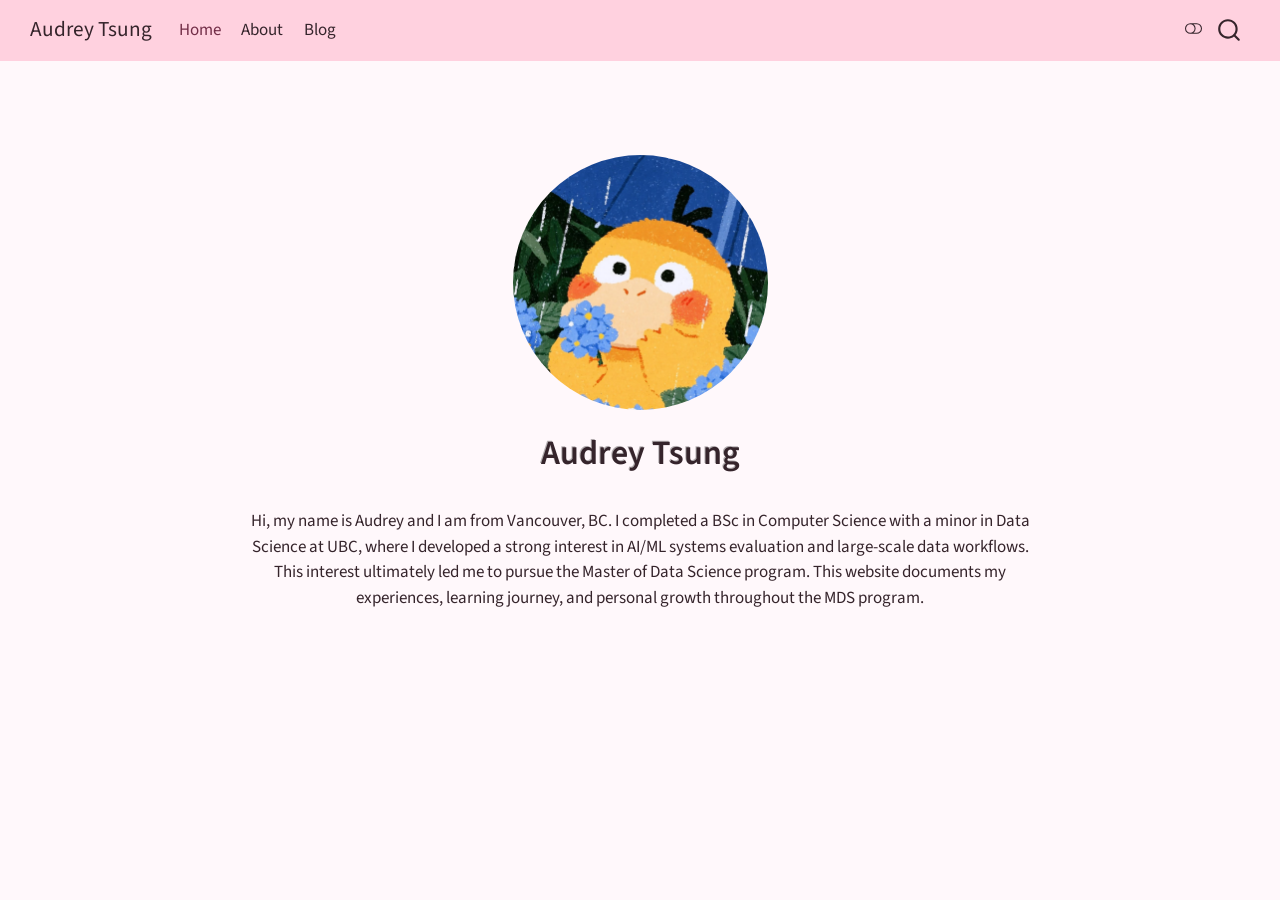
<file: docs/index.html>
<!DOCTYPE html>
<html xmlns="http://www.w3.org/1999/xhtml" lang="en" xml:lang="en"><head>

<meta charset="utf-8">
<meta name="generator" content="quarto-1.10.18">

<meta name="viewport" content="width=device-width, initial-scale=1.0, user-scalable=yes">


<title>Audrey Tsung</title>
<style>
/* Default styles provided by pandoc.
** See https://pandoc.org/MANUAL.html#variables-for-html for config info.
*/
span.smallcaps{font-variant: small-caps;}
div.columns{display: flex; gap: 1.5em;}
div.column{flex: auto;}
@media screen {
div.columns{gap: min(4vw, 1.5em);}
div.column{overflow-x: auto;}
}
div.hanging-indent{margin-left: 1.5em; text-indent: -1.5em;}
ul.task-list{list-style: none;}
ul.task-list li input[type="checkbox"] {
  width: 0.8em;
  margin: 0 0.8em 0.2em -1em; /* quarto-specific, see https://github.com/quarto-dev/quarto-cli/issues/4556 */ 
  vertical-align: middle;
}
</style>


<script src="site_libs/quarto-nav/quarto-nav.js"></script>
<script src="site_libs/quarto-nav/headroom.min.js"></script>
<script src="site_libs/clipboard/clipboard.min.js"></script>
<script src="site_libs/quarto-search/autocomplete.umd.js"></script>
<script src="site_libs/quarto-search/fuse.min.js"></script>
<script src="site_libs/quarto-search/quarto-search.js"></script>
<meta name="quarto:offset" content="./">
<link href="./images/favicon.svg" rel="icon" type="image/svg+xml">
<script src="site_libs/quarto-html/quarto.js" type="module"></script>
<script src="site_libs/quarto-html/tabsets/tabsets.js" type="module"></script>
<script src="site_libs/quarto-html/popper.min.js"></script>
<script src="site_libs/quarto-html/tippy.umd.min.js"></script>
<link href="site_libs/quarto-html/tippy.css" rel="stylesheet">
<link href="site_libs/quarto-html/quarto-syntax-highlighting-64a204ab8560d761af7679ceaba22944.css" rel="stylesheet" class="quarto-color-scheme" id="quarto-text-highlighting-styles">
<link href="site_libs/quarto-html/quarto-syntax-highlighting-dark-b85bc7c33db8c58e0ec93c3465666fed.css" rel="stylesheet" class="quarto-color-scheme quarto-color-alternate" id="quarto-text-highlighting-styles">
<link href="site_libs/quarto-html/quarto-syntax-highlighting-64a204ab8560d761af7679ceaba22944.css" rel="stylesheet" class="quarto-color-scheme-extra" id="quarto-text-highlighting-styles">
<script src="site_libs/bootstrap/bootstrap.min.js"></script>
<link href="site_libs/bootstrap/bootstrap-icons.css" rel="stylesheet">
<link href="site_libs/bootstrap/bootstrap-3a63ccd86d4a7ccaedff6b45b500ab10.min.css" rel="stylesheet" append-hash="true" class="quarto-color-scheme" id="quarto-bootstrap" data-mode="light">
<link href="site_libs/bootstrap/bootstrap-dark-51580bcd9c77cda9e0253343a8525ed6.min.css" rel="stylesheet" append-hash="true" class="quarto-color-scheme quarto-color-alternate" id="quarto-bootstrap" data-mode="dark">
<link href="site_libs/bootstrap/bootstrap-3a63ccd86d4a7ccaedff6b45b500ab10.min.css" rel="stylesheet" append-hash="true" class="quarto-color-scheme-extra" id="quarto-bootstrap" data-mode="light">
<script id="quarto-search-options" type="application/json">{
  "location": "navbar",
  "copy-button": false,
  "collapse-after": 3,
  "panel-placement": "end",
  "type": "overlay",
  "limit": 50,
  "keyboard-shortcut": [
    "f",
    "/",
    "s"
  ],
  "show-item-context": false,
  "language": {
    "search-no-results-text": "No results",
    "search-matching-documents-text": "matching documents",
    "search-copy-link-title": "Copy link to search",
    "search-hide-matches-text": "Hide additional matches",
    "search-more-match-text": "more match in this document",
    "search-more-matches-text": "more matches in this document",
    "search-clear-button-title": "Clear",
    "search-text-placeholder": "",
    "search-detached-cancel-button-title": "Cancel",
    "search-submit-button-title": "Submit",
    "search-label": "Search"
  }
}</script>


<link rel="stylesheet" href="styles.css">
</head>

<body class="nav-fixed fullcontent quarto-light"><script id="quarto-html-before-body" type="application/javascript">
    const toggleBodyColorMode = (bsSheetEl) => {
      const mode = bsSheetEl.getAttribute("data-mode");
      const bodyEl = window.document.querySelector("body");
      if (mode === "dark") {
        bodyEl.classList.add("quarto-dark");
        bodyEl.classList.remove("quarto-light");
      } else {
        bodyEl.classList.add("quarto-light");
        bodyEl.classList.remove("quarto-dark");
      }
    }
    const toggleBodyColorPrimary = () => {
      const bsSheetEl = window.document.querySelector("link#quarto-bootstrap:not([rel=disabled-stylesheet])");
      if (bsSheetEl) {
        toggleBodyColorMode(bsSheetEl);
      }
    }
    const setColorSchemeToggle = (alternate) => {
      const toggles = window.document.querySelectorAll('.quarto-color-scheme-toggle');
      for (let i=0; i < toggles.length; i++) {
        const toggle = toggles[i];
        if (toggle) {
          if (alternate) {
            toggle.classList.add("alternate");
          } else {
            toggle.classList.remove("alternate");
          }
        }
      }
    };
    const toggleColorMode = (alternate) => {
      // Switch the stylesheets
      const primaryStylesheets = window.document.querySelectorAll('link.quarto-color-scheme:not(.quarto-color-alternate)');
      const alternateStylesheets = window.document.querySelectorAll('link.quarto-color-scheme.quarto-color-alternate');
      manageTransitions('#quarto-margin-sidebar .nav-link', false);
      if (alternate) {
        // note: dark is layered on light, we don't disable primary!
        enableStylesheet(alternateStylesheets);
        for (const sheetNode of alternateStylesheets) {
          if (sheetNode.id === "quarto-bootstrap") {
            toggleBodyColorMode(sheetNode);
          }
        }
      } else {
        disableStylesheet(alternateStylesheets);
        enableStylesheet(primaryStylesheets)
        toggleBodyColorPrimary();
      }
      manageTransitions('#quarto-margin-sidebar .nav-link', true);
      // Switch the toggles
      setColorSchemeToggle(alternate)
      // Hack to workaround the fact that safari doesn't
      // properly recolor the scrollbar when toggling (#1455)
      if (navigator.userAgent.indexOf('Safari') > 0 && navigator.userAgent.indexOf('Chrome') == -1) {
        manageTransitions("body", false);
        window.scrollTo(0, 1);
        setTimeout(() => {
          window.scrollTo(0, 0);
          manageTransitions("body", true);
        }, 40);
      }
    }
    const disableStylesheet = (stylesheets) => {
      for (let i=0; i < stylesheets.length; i++) {
        const stylesheet = stylesheets[i];
        stylesheet.rel = 'disabled-stylesheet';
      }
    }
    const enableStylesheet = (stylesheets) => {
      for (let i=0; i < stylesheets.length; i++) {
        const stylesheet = stylesheets[i];
        if(stylesheet.rel !== 'stylesheet') { // for Chrome, which will still FOUC without this check
          stylesheet.rel = 'stylesheet';
        }
      }
    }
    const manageTransitions = (selector, allowTransitions) => {
      const els = window.document.querySelectorAll(selector);
      for (let i=0; i < els.length; i++) {
        const el = els[i];
        if (allowTransitions) {
          el.classList.remove('notransition');
        } else {
          el.classList.add('notransition');
        }
      }
    }
    const isFileUrl = () => {
      return window.location.protocol === 'file:';
    }
    const hasAlternateSentinel = () => {
      let styleSentinel = getColorSchemeSentinel();
      if (styleSentinel !== null) {
        return styleSentinel === "alternate";
      } else {
        return false;
      }
    }
    const setStyleSentinel = (alternate) => {
      const value = alternate ? "alternate" : "default";
      if (!isFileUrl()) {
        window.localStorage.setItem("quarto-color-scheme", value);
      } else {
        localAlternateSentinel = value;
      }
    }
    const getColorSchemeSentinel = () => {
      if (!isFileUrl()) {
        const storageValue = window.localStorage.getItem("quarto-color-scheme");
        return storageValue != null ? storageValue : localAlternateSentinel;
      } else {
        return localAlternateSentinel;
      }
    }
    const toggleGiscusIfUsed = (isAlternate, darkModeDefault) => {
      const baseTheme = document.querySelector('#giscus-base-theme')?.value ?? 'light';
      const alternateTheme = document.querySelector('#giscus-alt-theme')?.value ?? 'dark';
      let newTheme = '';
      if(authorPrefersDark) {
        newTheme = isAlternate ? baseTheme : alternateTheme;
      } else {
        newTheme = isAlternate ? alternateTheme : baseTheme;
      }
      const changeGiscusTheme = () => {
        // From: https://github.com/giscus/giscus/issues/336
        const sendMessage = (message) => {
          const iframe = document.querySelector('iframe.giscus-frame');
          if (!iframe) return;
          iframe.contentWindow.postMessage({ giscus: message }, 'https://giscus.app');
        }
        sendMessage({
          setConfig: {
            theme: newTheme
          }
        });
      }
      const isGiscussLoaded = window.document.querySelector('iframe.giscus-frame') !== null;
      if (isGiscussLoaded) {
        changeGiscusTheme();
      }
    };
    const authorPrefersDark = false;
    const darkModeDefault = authorPrefersDark;
      document.querySelector('link#quarto-text-highlighting-styles.quarto-color-scheme-extra').rel = 'disabled-stylesheet';
      document.querySelector('link#quarto-bootstrap.quarto-color-scheme-extra').rel = 'disabled-stylesheet';
    let localAlternateSentinel = darkModeDefault ? 'alternate' : 'default';
    // Dark / light mode switch
    window.quartoToggleColorScheme = () => {
      // Read the current dark / light value
      let toAlternate = !hasAlternateSentinel();
      toggleColorMode(toAlternate);
      setStyleSentinel(toAlternate);
      toggleGiscusIfUsed(toAlternate, darkModeDefault);
      window.dispatchEvent(new Event('resize'));
    };
    // Switch to dark mode if need be
    if (hasAlternateSentinel()) {
      toggleColorMode(true);
    } else {
      toggleColorMode(false);
    }
  </script>

<div id="quarto-search-results"></div>
  <header id="quarto-header" class="headroom fixed-top">
    <nav class="navbar navbar-expand-lg " data-bs-theme="dark">
      <div class="navbar-container container-fluid">
      <div class="navbar-brand-container mx-auto">
    <a class="navbar-brand" href="./index.html">
    <span class="navbar-title">Audrey Tsung</span>
    </a>
  </div>
            <div id="quarto-search" class="" title="Search"></div>
          <button class="navbar-toggler" type="button" data-bs-toggle="collapse" data-bs-target="#navbarCollapse" aria-controls="navbarCollapse" role="menu" aria-expanded="false" aria-label="Toggle navigation" onclick="if (window.quartoToggleHeadroom) { window.quartoToggleHeadroom(); }">
  <span class="navbar-toggler-icon"></span>
</button>
          <div class="collapse navbar-collapse" id="navbarCollapse">
            <ul class="navbar-nav navbar-nav-scroll me-auto">
  <li class="nav-item">
    <a class="nav-link active" href="./index.html" aria-current="page"> 
<span class="menu-text">Home</span></a>
  </li>  
  <li class="nav-item">
    <a class="nav-link" href="./about.html"> 
<span class="menu-text">About</span></a>
  </li>  
  <li class="nav-item">
    <a class="nav-link" href="./blog.html"> 
<span class="menu-text">Blog</span></a>
  </li>  
</ul>
          </div> <!-- /navcollapse -->
            <div class="quarto-navbar-tools">
  <a href="" class="quarto-color-scheme-toggle quarto-navigation-tool  px-1" onclick="window.quartoToggleColorScheme(); return false;" title="Toggle dark mode"><i class="bi"></i></a>
</div>
      </div> <!-- /container-fluid -->
    </nav>
</header>
<!-- content -->
<div id="quarto-content" class="quarto-container page-columns page-rows-contents page-layout-article page-navbar">
<!-- sidebar -->
<!-- margin-sidebar -->
    
<!-- main -->
<div class="quarto-about-jolla">
  <img src="images/psyduck.jpg" class="about-image
  round " style="height: 15em; width: 15em;">
 <header id="title-block-header" class="quarto-title-block default">
<div class="quarto-title">
<h1 class="title">Audrey Tsung</h1>
</div>
<div class="quarto-title-meta">
  </div>
</header><main class="content" id="quarto-document-content">

<p>Hi, my name is Audrey and I am from Vancouver, BC. I completed a BSc in Computer Science with a minor in Data Science at UBC, where I developed a strong interest in AI/ML systems evaluation and large-scale data workflows. This interest ultimately led me to pursue the Master of Data Science program. This website documents my experiences, learning journey, and personal growth throughout the MDS program.</p>


</main>  
</div>
 <!-- /main -->
<script id="quarto-html-after-body" type="application/javascript">
  window.document.addEventListener("DOMContentLoaded", function (event) {
    // Ensure there is a toggle, if there isn't float one in the top right
    if (window.document.querySelector('.quarto-color-scheme-toggle') === null) {
      const a = window.document.createElement('a');
      a.classList.add('top-right');
      a.classList.add('quarto-color-scheme-toggle');
      a.href = "";
      a.onclick = function() { try { window.quartoToggleColorScheme(); } catch {} return false; };
      const i = window.document.createElement("i");
      i.classList.add('bi');
      a.appendChild(i);
      window.document.body.appendChild(a);
    }
    setColorSchemeToggle(hasAlternateSentinel())
    const isCodeAnnotation = (el) => {
      for (const clz of el.classList) {
        if (clz.startsWith('code-annotation-')) {                     
          return true;
        }
      }
      return false;
    }
    const onCopySuccess = function(e) {
      // button target
      const button = e.trigger;
      // don't keep focus
      button.blur();
      // flash "checked"
      button.classList.add('code-copy-button-checked');
      var currentTitle = button.getAttribute("title");
      button.setAttribute("title", "Copied!");
      let tooltip;
      if (window.bootstrap) {
        button.setAttribute("data-bs-toggle", "tooltip");
        button.setAttribute("data-bs-placement", "left");
        button.setAttribute("data-bs-title", "Copied!");
        tooltip = new bootstrap.Tooltip(button, 
          { trigger: "manual", 
            customClass: "code-copy-button-tooltip",
            offset: [0, -8]});
        tooltip.show();    
      }
      setTimeout(function() {
        if (tooltip) {
          tooltip.hide();
          button.removeAttribute("data-bs-title");
          button.removeAttribute("data-bs-toggle");
          button.removeAttribute("data-bs-placement");
        }
        button.setAttribute("title", currentTitle);
        button.classList.remove('code-copy-button-checked');
      }, 1000);
      // clear code selection
      e.clearSelection();
    }
    const getTextToCopy = function(trigger) {
      const outerScaffold = trigger.parentElement.cloneNode(true);
      const codeEl = outerScaffold.querySelector('code');
      for (const childEl of codeEl.children) {
        if (isCodeAnnotation(childEl)) {
          childEl.remove();
        }
      }
      return codeEl.innerText;
    }
    const clipboard = new window.ClipboardJS('.code-copy-button:not([data-in-quarto-modal])', {
      text: getTextToCopy
    });
    clipboard.on('success', onCopySuccess);
    if (window.document.getElementById('quarto-embedded-source-code-modal')) {
      const clipboardModal = new window.ClipboardJS('.code-copy-button[data-in-quarto-modal]', {
        text: getTextToCopy,
        container: window.document.getElementById('quarto-embedded-source-code-modal')
      });
      clipboardModal.on('success', onCopySuccess);
    }
      var localhostRegex = new RegExp(/^(?:http|https):\/\/localhost\:?[0-9]*\//);
      var mailtoRegex = new RegExp(/^mailto:/);
        var filterRegex = new RegExp('/' + window.location.host + '/');
      var isInternal = (href) => {
          return filterRegex.test(href) || localhostRegex.test(href) || mailtoRegex.test(href);
      }
      // Inspect non-navigation links and adorn them if external
     var links = window.document.querySelectorAll('a[href]:not(.nav-link):not(.navbar-brand):not(.toc-action):not(.sidebar-link):not(.sidebar-item-toggle):not(.pagination-link):not(.no-external):not([aria-hidden]):not(.dropdown-item):not(.quarto-navigation-tool):not(.about-link)');
      for (var i=0; i<links.length; i++) {
        const link = links[i];
        if (!isInternal(link.href)) {
          // undo the damage that might have been done by quarto-nav.js in the case of
          // links that we want to consider external
          if (link.dataset.originalHref !== undefined) {
            link.href = link.dataset.originalHref;
          }
        }
      }
    function tippyHover(el, contentFn, onTriggerFn, onUntriggerFn) {
      const config = {
        allowHTML: true,
        maxWidth: 500,
        delay: 100,
        arrow: false,
        appendTo: function(el) {
            return el.parentElement;
        },
        interactive: true,
        interactiveBorder: 10,
        theme: 'quarto',
        placement: 'bottom-start',
      };
      if (contentFn) {
        config.content = contentFn;
      }
      if (onTriggerFn) {
        config.onTrigger = onTriggerFn;
      }
      if (onUntriggerFn) {
        config.onUntrigger = onUntriggerFn;
      }
      window.tippy(el, config); 
    }
    const noterefs = window.document.querySelectorAll('a[role="doc-noteref"]');
    for (var i=0; i<noterefs.length; i++) {
      const ref = noterefs[i];
      tippyHover(ref, function() {
        // use id or data attribute instead here
        let href = ref.getAttribute('data-footnote-href') || ref.getAttribute('href');
        try { href = new URL(href).hash; } catch {}
        const id = href.replace(/^#\/?/, "");
        const note = window.document.getElementById(id);
        if (note) {
          return note.innerHTML;
        } else {
          return "";
        }
      });
    }
    const xrefs = window.document.querySelectorAll('a.quarto-xref');
    const processXRef = (id, note) => {
      // Strip column container classes
      const stripColumnClz = (el) => {
        el.classList.remove("page-full", "page-columns");
        if (el.children) {
          for (const child of el.children) {
            stripColumnClz(child);
          }
        }
      }
      stripColumnClz(note)
      if (id === null || id.startsWith('sec-')) {
        // Special case sections, only their first couple elements
        const container = document.createElement("div");
        if (note.children && note.children.length > 2) {
          container.appendChild(note.children[0].cloneNode(true));
          for (let i = 1; i < note.children.length; i++) {
            const child = note.children[i];
            if (child.tagName === "P" && child.innerText === "") {
              continue;
            } else {
              container.appendChild(child.cloneNode(true));
              break;
            }
          }
          if (window.Quarto?.typesetMath) {
            window.Quarto.typesetMath(container);
          }
          return container.innerHTML
        } else {
          if (window.Quarto?.typesetMath) {
            window.Quarto.typesetMath(note);
          }
          return note.innerHTML;
        }
      } else {
        // Remove any anchor links if they are present
        const anchorLink = note.querySelector('a.anchorjs-link');
        if (anchorLink) {
          anchorLink.remove();
        }
        if (window.Quarto?.typesetMath) {
          window.Quarto.typesetMath(note);
        }
        if (note.classList.contains("callout")) {
          return note.outerHTML;
        } else {
          return note.innerHTML;
        }
      }
    }
    for (var i=0; i<xrefs.length; i++) {
      const xref = xrefs[i];
      tippyHover(xref, undefined, function(instance) {
        instance.disable();
        let url = xref.getAttribute('href');
        let hash = undefined; 
        if (url.startsWith('#')) {
          hash = url;
        } else {
          try { hash = new URL(url).hash; } catch {}
        }
        if (hash) {
          const id = hash.replace(/^#\/?/, "");
          const note = window.document.getElementById(id);
          if (note !== null) {
            try {
              const html = processXRef(id, note.cloneNode(true));
              instance.setContent(html);
            } finally {
              instance.enable();
              instance.show();
            }
          } else {
            // See if we can fetch this
            fetch(url.split('#')[0])
            .then(res => res.text())
            .then(html => {
              const parser = new DOMParser();
              const htmlDoc = parser.parseFromString(html, "text/html");
              const note = htmlDoc.getElementById(id);
              if (note !== null) {
                const html = processXRef(id, note);
                instance.setContent(html);
              } 
            }).finally(() => {
              instance.enable();
              instance.show();
            });
          }
        } else {
          // See if we can fetch a full url (with no hash to target)
          // This is a special case and we should probably do some content thinning / targeting
          fetch(url)
          .then(res => res.text())
          .then(html => {
            const parser = new DOMParser();
            const htmlDoc = parser.parseFromString(html, "text/html");
            const note = htmlDoc.querySelector('main.content');
            if (note !== null) {
              // This should only happen for chapter cross references
              // (since there is no id in the URL)
              // remove the first header
              if (note.children.length > 0 && note.children[0].tagName === "HEADER") {
                note.children[0].remove();
              }
              const html = processXRef(null, note);
              instance.setContent(html);
            } 
          }).finally(() => {
            instance.enable();
            instance.show();
          });
        }
      }, function(instance) {
      });
    }
        let selectedAnnoteEl;
        const selectorForAnnotation = ( cell, annotation) => {
          let cellAttr = 'data-code-cell="' + cell + '"';
          let lineAttr = 'data-code-annotation="' +  annotation + '"';
          const selector = 'span[' + cellAttr + '][' + lineAttr + ']';
          return selector;
        }
        const selectCodeLines = (annoteEl) => {
          const doc = window.document;
          const targetCell = annoteEl.getAttribute("data-target-cell");
          const targetAnnotation = annoteEl.getAttribute("data-target-annotation");
          const annoteSpan = window.document.querySelector(selectorForAnnotation(targetCell, targetAnnotation));
          const lines = annoteSpan.getAttribute("data-code-lines").split(",");
          const lineIds = lines.map((line) => {
            return targetCell + "-" + line;
          })
          let top = null;
          let height = null;
          let parent = null;
          if (lineIds.length > 0) {
              //compute the position of the single el (top and bottom and make a div)
              const el = window.document.getElementById(lineIds[0]);
              top = el.offsetTop;
              height = el.offsetHeight;
              parent = el.parentElement.parentElement;
            if (lineIds.length > 1) {
              const lastEl = window.document.getElementById(lineIds[lineIds.length - 1]);
              const bottom = lastEl.offsetTop + lastEl.offsetHeight;
              height = bottom - top;
            }
            if (top !== null && height !== null && parent !== null) {
              // cook up a div (if necessary) and position it 
              let div = window.document.getElementById("code-annotation-line-highlight");
              if (div === null) {
                div = window.document.createElement("div");
                div.setAttribute("id", "code-annotation-line-highlight");
                div.style.position = 'absolute';
                parent.appendChild(div);
              }
              div.style.top = top - 2 + "px";
              div.style.height = height + 4 + "px";
              div.style.left = 0;
              let gutterDiv = window.document.getElementById("code-annotation-line-highlight-gutter");
              if (gutterDiv === null) {
                gutterDiv = window.document.createElement("div");
                gutterDiv.setAttribute("id", "code-annotation-line-highlight-gutter");
                gutterDiv.style.position = 'absolute';
                const codeCell = window.document.getElementById(targetCell);
                const gutter = codeCell.querySelector('.code-annotation-gutter');
                gutter.appendChild(gutterDiv);
              }
              gutterDiv.style.top = top - 2 + "px";
              gutterDiv.style.height = height + 4 + "px";
            }
            selectedAnnoteEl = annoteEl;
          }
        };
        const unselectCodeLines = () => {
          const elementsIds = ["code-annotation-line-highlight", "code-annotation-line-highlight-gutter"];
          elementsIds.forEach((elId) => {
            const div = window.document.getElementById(elId);
            if (div) {
              div.remove();
            }
          });
          selectedAnnoteEl = undefined;
        };
          // Handle positioning of the toggle
      window.addEventListener(
        "resize",
        throttle(() => {
          elRect = undefined;
          if (selectedAnnoteEl) {
            selectCodeLines(selectedAnnoteEl);
          }
        }, 10)
      );
      function throttle(fn, ms) {
      let throttle = false;
      let timer;
        return (...args) => {
          if(!throttle) { // first call gets through
              fn.apply(this, args);
              throttle = true;
          } else { // all the others get throttled
              if(timer) clearTimeout(timer); // cancel #2
              timer = setTimeout(() => {
                fn.apply(this, args);
                timer = throttle = false;
              }, ms);
          }
        };
      }
        // Attach click handler to the DT
        const annoteDls = window.document.querySelectorAll('dt[data-target-cell]');
        for (const annoteDlNode of annoteDls) {
          annoteDlNode.addEventListener('click', (event) => {
            const clickedEl = event.target;
            if (clickedEl !== selectedAnnoteEl) {
              unselectCodeLines();
              const activeEl = window.document.querySelector('dt[data-target-cell].code-annotation-active');
              if (activeEl) {
                activeEl.classList.remove('code-annotation-active');
              }
              selectCodeLines(clickedEl);
              clickedEl.classList.add('code-annotation-active');
            } else {
              // Unselect the line
              unselectCodeLines();
              clickedEl.classList.remove('code-annotation-active');
            }
          });
        }
    const findCites = (el) => {
      const parentEl = el.parentElement;
      if (parentEl) {
        const cites = parentEl.dataset.cites;
        if (cites) {
          return {
            el,
            cites: cites.split(' ')
          };
        } else {
          return findCites(el.parentElement)
        }
      } else {
        return undefined;
      }
    };
    var bibliorefs = window.document.querySelectorAll('a[role="doc-biblioref"]');
    for (var i=0; i<bibliorefs.length; i++) {
      const ref = bibliorefs[i];
      const citeInfo = findCites(ref);
      if (citeInfo) {
        tippyHover(citeInfo.el, function() {
          var popup = window.document.createElement('div');
          citeInfo.cites.forEach(function(cite) {
            var citeDiv = window.document.createElement('div');
            citeDiv.classList.add('hanging-indent');
            citeDiv.classList.add('csl-entry');
            var biblioDiv = window.document.getElementById('ref-' + cite);
            if (biblioDiv) {
              citeDiv.innerHTML = biblioDiv.innerHTML;
            }
            popup.appendChild(citeDiv);
          });
          return popup.innerHTML;
        });
      }
    }
  });
  </script>
</div> <!-- /content -->




</body></html>
</file>
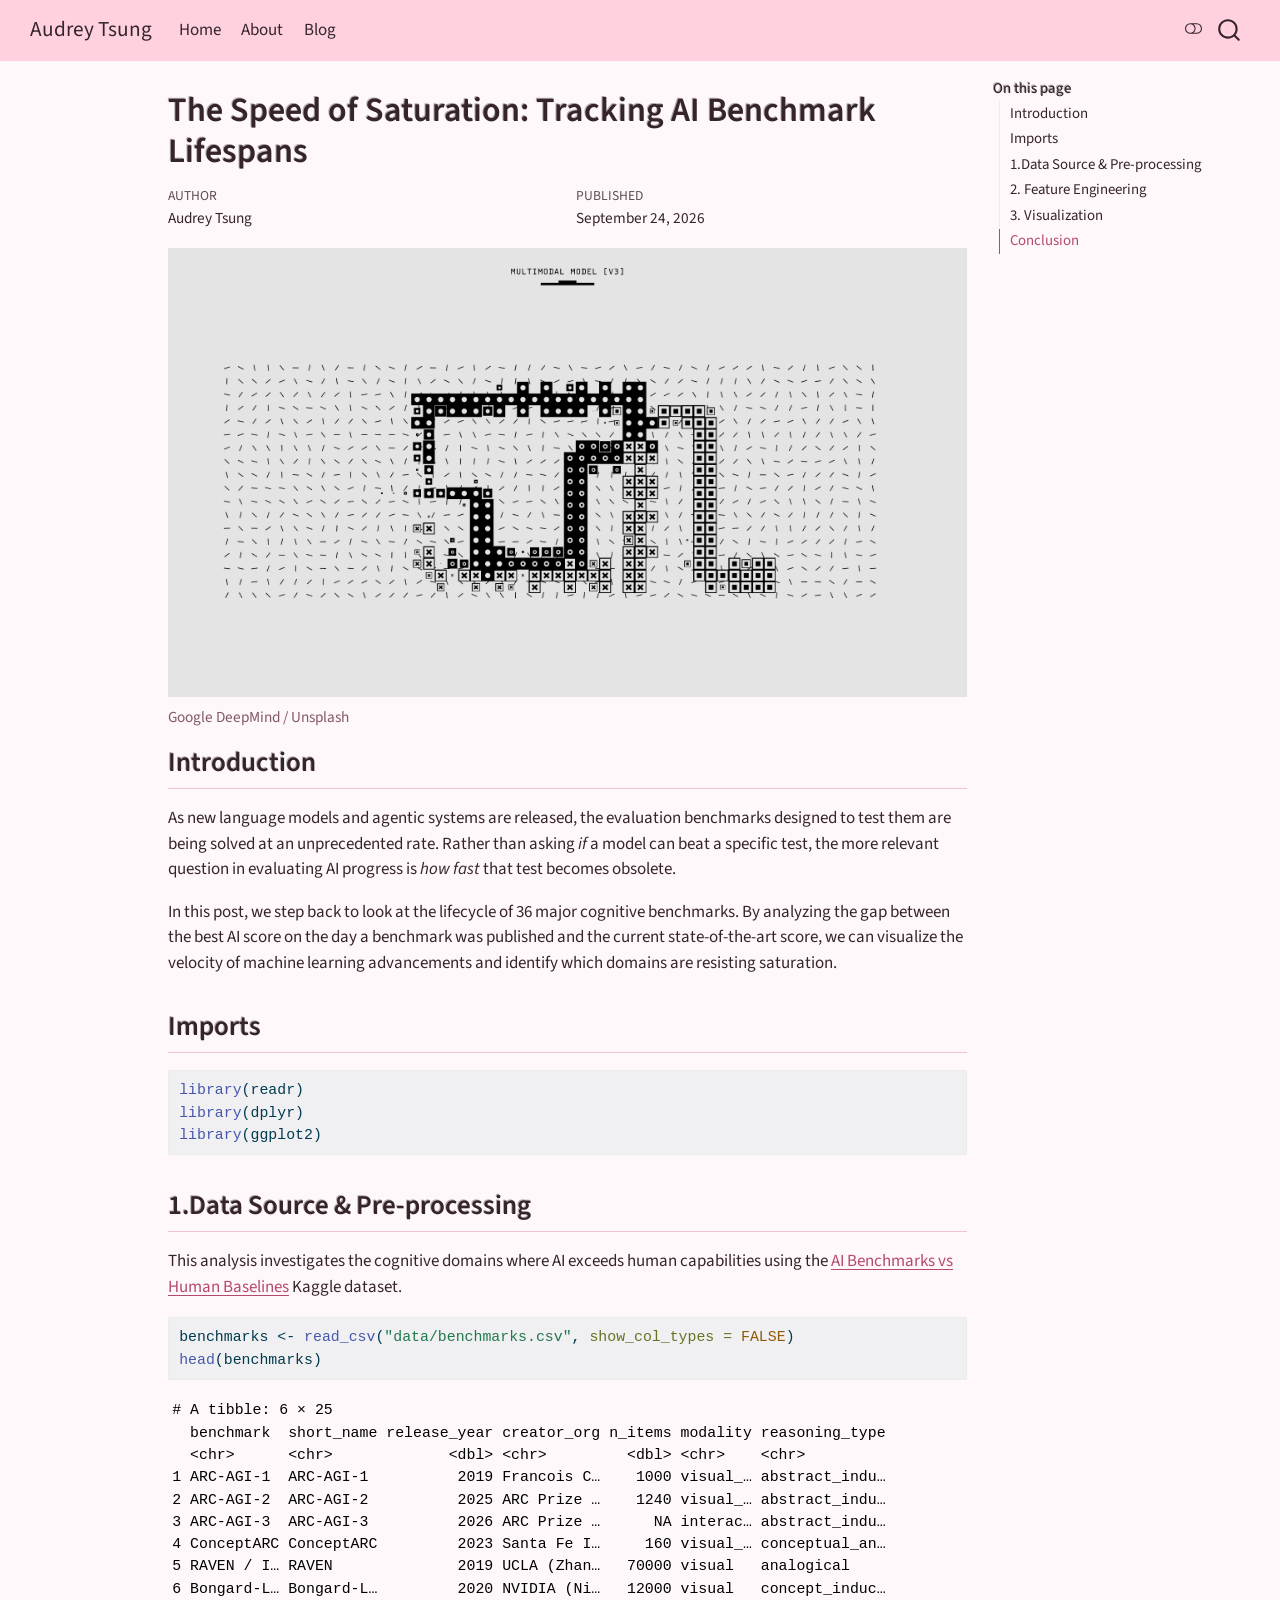
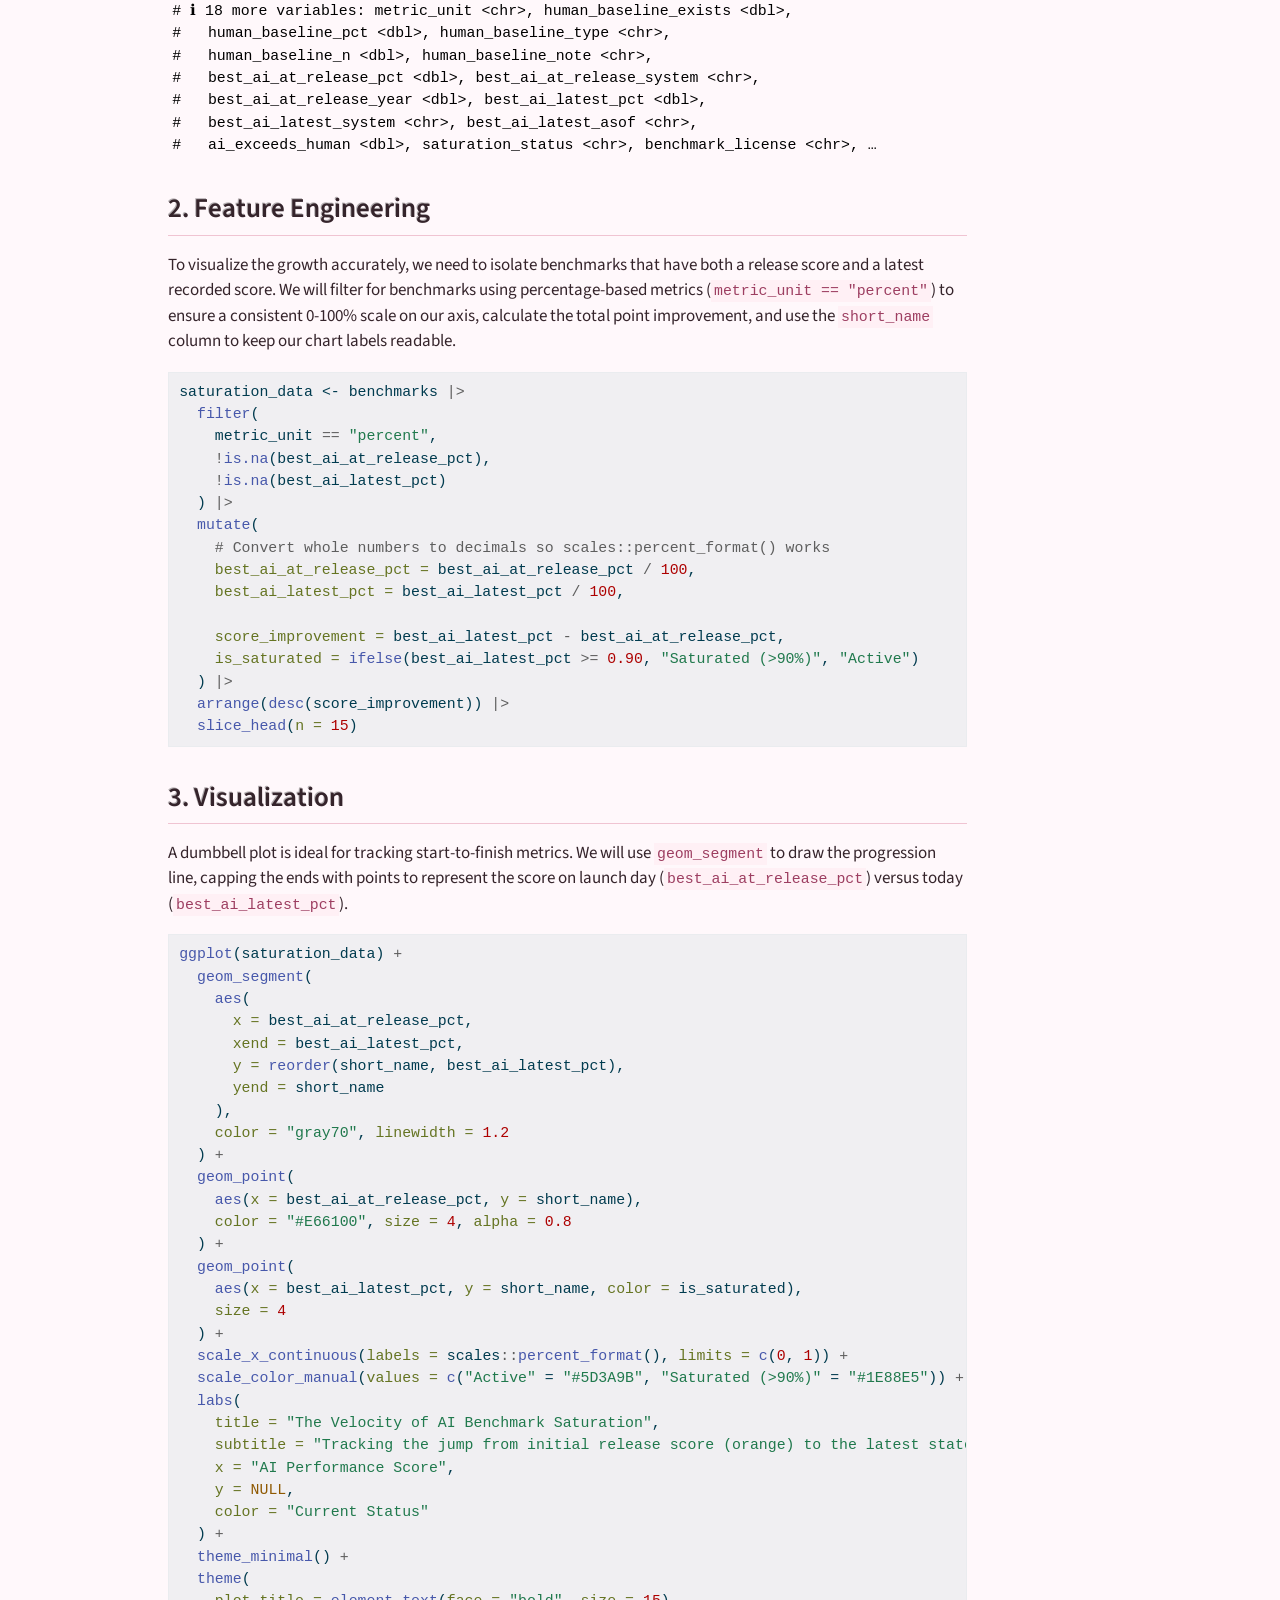
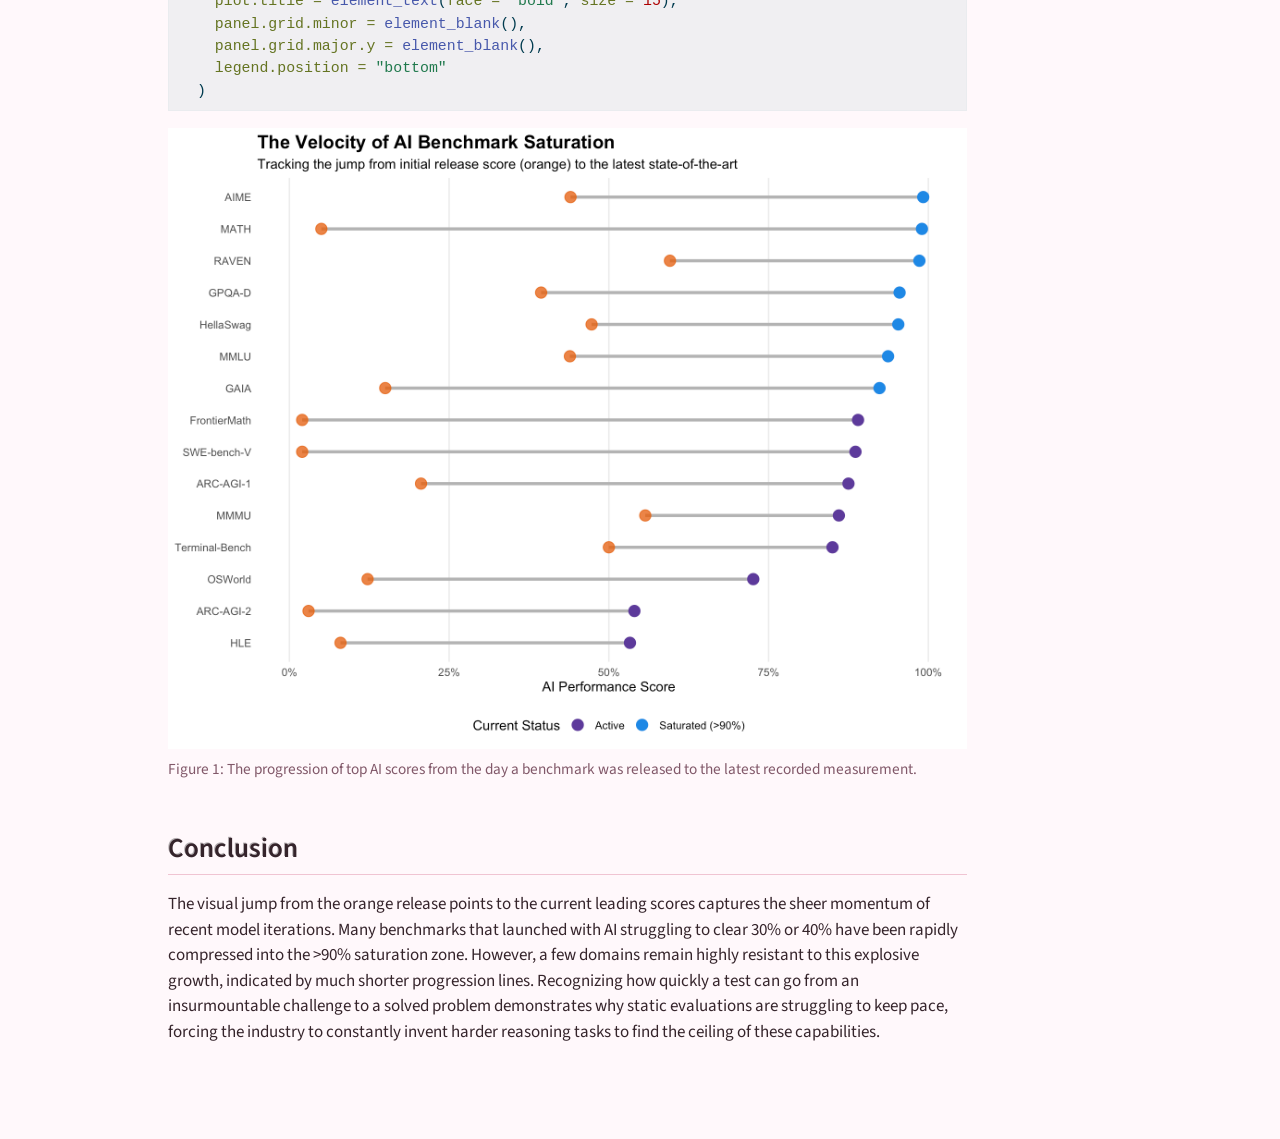
<file: docs/posts/ai-benchmark-lifespan-r/index.html>
<!DOCTYPE html>
<html xmlns="http://www.w3.org/1999/xhtml" lang="en" xml:lang="en"><head>

<meta charset="utf-8">
<meta name="generator" content="quarto-1.10.18">

<meta name="viewport" content="width=device-width, initial-scale=1.0, user-scalable=yes">

<meta name="author" content="Audrey Tsung">
<meta name="dcterms.date" content="2026-09-24">

<title>The Speed of Saturation: Tracking AI Benchmark Lifespans – Audrey Tsung</title>
<style>
/* Default styles provided by pandoc.
** See https://pandoc.org/MANUAL.html#variables-for-html for config info.
*/
span.smallcaps{font-variant: small-caps;}
div.columns{display: flex; gap: 1.5em;}
div.column{flex: auto;}
@media screen {
div.columns{gap: min(4vw, 1.5em);}
div.column{overflow-x: auto;}
}
div.hanging-indent{margin-left: 1.5em; text-indent: -1.5em;}
ul.task-list{list-style: none;}
ul.task-list li input[type="checkbox"] {
  width: 0.8em;
  margin: 0 0.8em 0.2em -1em; /* quarto-specific, see https://github.com/quarto-dev/quarto-cli/issues/4556 */ 
  vertical-align: middle;
}
/* CSS for syntax highlighting */
html { -webkit-text-size-adjust: 100%; }
pre > code.sourceCode { white-space: pre; position: relative; }
pre > code.sourceCode > span { display: inline-block; line-height: 1.25; }
pre > code.sourceCode > span:empty { height: 1.2em; }
.sourceCode { overflow: visible; }
code.sourceCode > span { color: inherit; text-decoration: inherit; }
div.sourceCode { margin: 1em 0; }
pre.sourceCode { margin: 0; }
@media screen {
div.sourceCode { overflow: auto; }
}
@media print {
pre > code.sourceCode { white-space: pre-wrap; }
pre > code.sourceCode > span { text-indent: -5em; padding-left: 5em; }
}
pre.numberSource code
  { counter-reset: source-line 0; }
pre.numberSource code > span
  { position: relative; left: -4em; counter-increment: source-line; }
pre.numberSource code > span > a:first-child::before
  { content: counter(source-line);
    position: relative; left: -1em; text-align: right; vertical-align: baseline;
    border: none; display: inline-block;
    -webkit-touch-callout: none; -webkit-user-select: none;
    -khtml-user-select: none; -moz-user-select: none;
    -ms-user-select: none; user-select: none;
    padding: 0 4px; width: 4em;
  }
pre.numberSource { margin-left: 3em;  padding-left: 4px; }
div.sourceCode
  {   }
@media screen {
pre > code.sourceCode > span > a:first-child::before { text-decoration: underline; }
}
</style>


<script src="../../site_libs/quarto-nav/quarto-nav.js"></script>
<script src="../../site_libs/quarto-nav/headroom.min.js"></script>
<script src="../../site_libs/clipboard/clipboard.min.js"></script>
<script src="../../site_libs/quarto-search/autocomplete.umd.js"></script>
<script src="../../site_libs/quarto-search/fuse.min.js"></script>
<script src="../../site_libs/quarto-search/quarto-search.js"></script>
<meta name="quarto:offset" content="../../">
<link href="../../images/favicon.svg" rel="icon" type="image/svg+xml">
<script src="../../site_libs/quarto-html/quarto.js" type="module"></script>
<script src="../../site_libs/quarto-html/tabsets/tabsets.js" type="module"></script>
<script src="../../site_libs/quarto-html/popper.min.js"></script>
<script src="../../site_libs/quarto-html/tippy.umd.min.js"></script>
<script src="../../site_libs/quarto-html/anchor.min.js"></script>
<link href="../../site_libs/quarto-html/tippy.css" rel="stylesheet">
<link href="../../site_libs/quarto-html/quarto-syntax-highlighting-64a204ab8560d761af7679ceaba22944.css" rel="stylesheet" class="quarto-color-scheme" id="quarto-text-highlighting-styles">
<link href="../../site_libs/quarto-html/quarto-syntax-highlighting-dark-b85bc7c33db8c58e0ec93c3465666fed.css" rel="stylesheet" class="quarto-color-scheme quarto-color-alternate" id="quarto-text-highlighting-styles">
<link href="../../site_libs/quarto-html/quarto-syntax-highlighting-64a204ab8560d761af7679ceaba22944.css" rel="stylesheet" class="quarto-color-scheme-extra" id="quarto-text-highlighting-styles">
<script src="../../site_libs/bootstrap/bootstrap.min.js"></script>
<link href="../../site_libs/bootstrap/bootstrap-icons.css" rel="stylesheet">
<link href="../../site_libs/bootstrap/bootstrap-3a63ccd86d4a7ccaedff6b45b500ab10.min.css" rel="stylesheet" append-hash="true" class="quarto-color-scheme" id="quarto-bootstrap" data-mode="light">
<link href="../../site_libs/bootstrap/bootstrap-dark-51580bcd9c77cda9e0253343a8525ed6.min.css" rel="stylesheet" append-hash="true" class="quarto-color-scheme quarto-color-alternate" id="quarto-bootstrap" data-mode="dark">
<link href="../../site_libs/bootstrap/bootstrap-3a63ccd86d4a7ccaedff6b45b500ab10.min.css" rel="stylesheet" append-hash="true" class="quarto-color-scheme-extra" id="quarto-bootstrap" data-mode="light">
<script id="quarto-search-options" type="application/json">{
  "location": "navbar",
  "copy-button": false,
  "collapse-after": 3,
  "panel-placement": "end",
  "type": "overlay",
  "limit": 50,
  "keyboard-shortcut": [
    "f",
    "/",
    "s"
  ],
  "show-item-context": false,
  "language": {
    "search-no-results-text": "No results",
    "search-matching-documents-text": "matching documents",
    "search-copy-link-title": "Copy link to search",
    "search-hide-matches-text": "Hide additional matches",
    "search-more-match-text": "more match in this document",
    "search-more-matches-text": "more matches in this document",
    "search-clear-button-title": "Clear",
    "search-text-placeholder": "",
    "search-detached-cancel-button-title": "Cancel",
    "search-submit-button-title": "Submit",
    "search-label": "Search"
  }
}</script>


<link rel="stylesheet" href="../../styles.css">
</head>

<body class="nav-fixed quarto-light"><script id="quarto-html-before-body" type="application/javascript">
    const toggleBodyColorMode = (bsSheetEl) => {
      const mode = bsSheetEl.getAttribute("data-mode");
      const bodyEl = window.document.querySelector("body");
      if (mode === "dark") {
        bodyEl.classList.add("quarto-dark");
        bodyEl.classList.remove("quarto-light");
      } else {
        bodyEl.classList.add("quarto-light");
        bodyEl.classList.remove("quarto-dark");
      }
    }
    const toggleBodyColorPrimary = () => {
      const bsSheetEl = window.document.querySelector("link#quarto-bootstrap:not([rel=disabled-stylesheet])");
      if (bsSheetEl) {
        toggleBodyColorMode(bsSheetEl);
      }
    }
    const setColorSchemeToggle = (alternate) => {
      const toggles = window.document.querySelectorAll('.quarto-color-scheme-toggle');
      for (let i=0; i < toggles.length; i++) {
        const toggle = toggles[i];
        if (toggle) {
          if (alternate) {
            toggle.classList.add("alternate");
          } else {
            toggle.classList.remove("alternate");
          }
        }
      }
    };
    const toggleColorMode = (alternate) => {
      // Switch the stylesheets
      const primaryStylesheets = window.document.querySelectorAll('link.quarto-color-scheme:not(.quarto-color-alternate)');
      const alternateStylesheets = window.document.querySelectorAll('link.quarto-color-scheme.quarto-color-alternate');
      manageTransitions('#quarto-margin-sidebar .nav-link', false);
      if (alternate) {
        // note: dark is layered on light, we don't disable primary!
        enableStylesheet(alternateStylesheets);
        for (const sheetNode of alternateStylesheets) {
          if (sheetNode.id === "quarto-bootstrap") {
            toggleBodyColorMode(sheetNode);
          }
        }
      } else {
        disableStylesheet(alternateStylesheets);
        enableStylesheet(primaryStylesheets)
        toggleBodyColorPrimary();
      }
      manageTransitions('#quarto-margin-sidebar .nav-link', true);
      // Switch the toggles
      setColorSchemeToggle(alternate)
      // Hack to workaround the fact that safari doesn't
      // properly recolor the scrollbar when toggling (#1455)
      if (navigator.userAgent.indexOf('Safari') > 0 && navigator.userAgent.indexOf('Chrome') == -1) {
        manageTransitions("body", false);
        window.scrollTo(0, 1);
        setTimeout(() => {
          window.scrollTo(0, 0);
          manageTransitions("body", true);
        }, 40);
      }
    }
    const disableStylesheet = (stylesheets) => {
      for (let i=0; i < stylesheets.length; i++) {
        const stylesheet = stylesheets[i];
        stylesheet.rel = 'disabled-stylesheet';
      }
    }
    const enableStylesheet = (stylesheets) => {
      for (let i=0; i < stylesheets.length; i++) {
        const stylesheet = stylesheets[i];
        if(stylesheet.rel !== 'stylesheet') { // for Chrome, which will still FOUC without this check
          stylesheet.rel = 'stylesheet';
        }
      }
    }
    const manageTransitions = (selector, allowTransitions) => {
      const els = window.document.querySelectorAll(selector);
      for (let i=0; i < els.length; i++) {
        const el = els[i];
        if (allowTransitions) {
          el.classList.remove('notransition');
        } else {
          el.classList.add('notransition');
        }
      }
    }
    const isFileUrl = () => {
      return window.location.protocol === 'file:';
    }
    const hasAlternateSentinel = () => {
      let styleSentinel = getColorSchemeSentinel();
      if (styleSentinel !== null) {
        return styleSentinel === "alternate";
      } else {
        return false;
      }
    }
    const setStyleSentinel = (alternate) => {
      const value = alternate ? "alternate" : "default";
      if (!isFileUrl()) {
        window.localStorage.setItem("quarto-color-scheme", value);
      } else {
        localAlternateSentinel = value;
      }
    }
    const getColorSchemeSentinel = () => {
      if (!isFileUrl()) {
        const storageValue = window.localStorage.getItem("quarto-color-scheme");
        return storageValue != null ? storageValue : localAlternateSentinel;
      } else {
        return localAlternateSentinel;
      }
    }
    const toggleGiscusIfUsed = (isAlternate, darkModeDefault) => {
      const baseTheme = document.querySelector('#giscus-base-theme')?.value ?? 'light';
      const alternateTheme = document.querySelector('#giscus-alt-theme')?.value ?? 'dark';
      let newTheme = '';
      if(authorPrefersDark) {
        newTheme = isAlternate ? baseTheme : alternateTheme;
      } else {
        newTheme = isAlternate ? alternateTheme : baseTheme;
      }
      const changeGiscusTheme = () => {
        // From: https://github.com/giscus/giscus/issues/336
        const sendMessage = (message) => {
          const iframe = document.querySelector('iframe.giscus-frame');
          if (!iframe) return;
          iframe.contentWindow.postMessage({ giscus: message }, 'https://giscus.app');
        }
        sendMessage({
          setConfig: {
            theme: newTheme
          }
        });
      }
      const isGiscussLoaded = window.document.querySelector('iframe.giscus-frame') !== null;
      if (isGiscussLoaded) {
        changeGiscusTheme();
      }
    };
    const authorPrefersDark = false;
    const darkModeDefault = authorPrefersDark;
      document.querySelector('link#quarto-text-highlighting-styles.quarto-color-scheme-extra').rel = 'disabled-stylesheet';
      document.querySelector('link#quarto-bootstrap.quarto-color-scheme-extra').rel = 'disabled-stylesheet';
    let localAlternateSentinel = darkModeDefault ? 'alternate' : 'default';
    // Dark / light mode switch
    window.quartoToggleColorScheme = () => {
      // Read the current dark / light value
      let toAlternate = !hasAlternateSentinel();
      toggleColorMode(toAlternate);
      setStyleSentinel(toAlternate);
      toggleGiscusIfUsed(toAlternate, darkModeDefault);
      window.dispatchEvent(new Event('resize'));
    };
    // Switch to dark mode if need be
    if (hasAlternateSentinel()) {
      toggleColorMode(true);
    } else {
      toggleColorMode(false);
    }
  </script>

<div id="quarto-search-results"></div>
  <header id="quarto-header" class="headroom fixed-top">
    <nav class="navbar navbar-expand-lg " data-bs-theme="dark">
      <div class="navbar-container container-fluid">
      <div class="navbar-brand-container mx-auto">
    <a class="navbar-brand" href="../../index.html">
    <span class="navbar-title">Audrey Tsung</span>
    </a>
  </div>
            <div id="quarto-search" class="" title="Search"></div>
          <button class="navbar-toggler" type="button" data-bs-toggle="collapse" data-bs-target="#navbarCollapse" aria-controls="navbarCollapse" role="menu" aria-expanded="false" aria-label="Toggle navigation" onclick="if (window.quartoToggleHeadroom) { window.quartoToggleHeadroom(); }">
  <span class="navbar-toggler-icon"></span>
</button>
          <div class="collapse navbar-collapse" id="navbarCollapse">
            <ul class="navbar-nav navbar-nav-scroll me-auto">
  <li class="nav-item">
    <a class="nav-link" href="../../index.html"> 
<span class="menu-text">Home</span></a>
  </li>  
  <li class="nav-item">
    <a class="nav-link" href="../../about.html"> 
<span class="menu-text">About</span></a>
  </li>  
  <li class="nav-item">
    <a class="nav-link" href="../../blog.html"> 
<span class="menu-text">Blog</span></a>
  </li>  
</ul>
          </div> <!-- /navcollapse -->
            <div class="quarto-navbar-tools">
  <a href="" class="quarto-color-scheme-toggle quarto-navigation-tool  px-1" onclick="window.quartoToggleColorScheme(); return false;" title="Toggle dark mode"><i class="bi"></i></a>
</div>
      </div> <!-- /container-fluid -->
    </nav>
</header>
<!-- content -->
<div id="quarto-content" class="quarto-container page-columns page-rows-contents page-layout-article page-navbar">
<!-- sidebar -->
<!-- margin-sidebar -->
    <div id="quarto-margin-sidebar" class="sidebar margin-sidebar">
        <nav id="TOC" role="doc-toc" class="toc-active">
    <h2 id="toc-title">On this page</h2>
   
  <ul>
  <li><a href="#introduction" id="toc-introduction" class="nav-link active" data-scroll-target="#introduction">Introduction</a></li>
  <li><a href="#imports" id="toc-imports" class="nav-link" data-scroll-target="#imports">Imports</a></li>
  <li><a href="#data-source-pre-processing" id="toc-data-source-pre-processing" class="nav-link" data-scroll-target="#data-source-pre-processing">1.Data Source &amp; Pre-processing</a></li>
  <li><a href="#feature-engineering" id="toc-feature-engineering" class="nav-link" data-scroll-target="#feature-engineering">2. Feature Engineering</a></li>
  <li><a href="#visualization" id="toc-visualization" class="nav-link" data-scroll-target="#visualization">3. Visualization</a></li>
  <li><a href="#conclusion" id="toc-conclusion" class="nav-link" data-scroll-target="#conclusion">Conclusion</a></li>
  </ul>
</nav>
    </div>
<!-- main -->
<main class="content" id="quarto-document-content">


<header id="title-block-header" class="quarto-title-block default">
<div class="quarto-title">
<h1 class="title">The Speed of Saturation: Tracking AI Benchmark Lifespans</h1>
</div>



<div class="quarto-title-meta">

    <div>
    <div class="quarto-title-meta-heading">Author</div>
    <div class="quarto-title-meta-contents">
             <p>Audrey Tsung </p>
          </div>
  </div>
    
    <div>
    <div class="quarto-title-meta-heading">Published</div>
    <div class="quarto-title-meta-contents">
      <p class="date">September 24, 2026</p>
    </div>
  </div>
  
    
  </div>
  


</header>


<div class="quarto-figure quarto-figure-left">
<figure class="figure">
<p><img src="../../images/google-deepmind2.jpg" class="img-fluid figure-img"></p>
<figcaption>Google DeepMind / Unsplash</figcaption>
</figure>
</div>
<section id="introduction" class="level2">
<h2 class="anchored" data-anchor-id="introduction">Introduction</h2>
<p>As new language models and agentic systems are released, the evaluation benchmarks designed to test them are being solved at an unprecedented rate. Rather than asking <em>if</em> a model can beat a specific test, the more relevant question in evaluating AI progress is <em>how fast</em> that test becomes obsolete.</p>
<p>In this post, we step back to look at the lifecycle of 36 major cognitive benchmarks. By analyzing the gap between the best AI score on the day a benchmark was published and the current state-of-the-art score, we can visualize the velocity of machine learning advancements and identify which domains are resisting saturation.</p>
</section>
<section id="imports" class="level2">
<h2 class="anchored" data-anchor-id="imports">Imports</h2>
<div class="cell">
<div class="code-copy-outer-scaffold"><div class="sourceCode cell-code" id="cb1"><pre class="sourceCode r code-with-copy"><code class="sourceCode r"><span id="cb1-1"><a href="#cb1-1" aria-hidden="true" tabindex="-1"></a><span class="fu">library</span>(readr)</span>
<span id="cb1-2"><a href="#cb1-2" aria-hidden="true" tabindex="-1"></a><span class="fu">library</span>(dplyr)</span>
<span id="cb1-3"><a href="#cb1-3" aria-hidden="true" tabindex="-1"></a><span class="fu">library</span>(ggplot2)</span></code></pre></div><button title="Copy to Clipboard" class="code-copy-button"><i class="bi"></i></button></div>
</div>
</section>
<section id="data-source-pre-processing" class="level2">
<h2 class="anchored" data-anchor-id="data-source-pre-processing">1.Data Source &amp; Pre-processing</h2>
<p>This analysis investigates the cognitive domains where AI exceeds human capabilities using the <a href="https://www.kaggle.com/datasets/kylefengkfeng209/ai-benchmarks-vs-human-baselines">AI Benchmarks vs Human Baselines</a> Kaggle dataset.</p>
<div class="cell">
<div class="code-copy-outer-scaffold"><div class="sourceCode cell-code" id="cb2"><pre class="sourceCode r code-with-copy"><code class="sourceCode r"><span id="cb2-1"><a href="#cb2-1" aria-hidden="true" tabindex="-1"></a>benchmarks <span class="ot">&lt;-</span> <span class="fu">read_csv</span>(<span class="st">"data/benchmarks.csv"</span>, <span class="at">show_col_types =</span> <span class="cn">FALSE</span>)</span>
<span id="cb2-2"><a href="#cb2-2" aria-hidden="true" tabindex="-1"></a><span class="fu">head</span>(benchmarks)</span></code></pre></div><button title="Copy to Clipboard" class="code-copy-button"><i class="bi"></i></button></div>
<div class="cell-output cell-output-stdout">
<pre><code># A tibble: 6 × 25
  benchmark  short_name release_year creator_org n_items modality reasoning_type
  &lt;chr&gt;      &lt;chr&gt;             &lt;dbl&gt; &lt;chr&gt;         &lt;dbl&gt; &lt;chr&gt;    &lt;chr&gt;         
1 ARC-AGI-1  ARC-AGI-1          2019 Francois C…    1000 visual_… abstract_indu…
2 ARC-AGI-2  ARC-AGI-2          2025 ARC Prize …    1240 visual_… abstract_indu…
3 ARC-AGI-3  ARC-AGI-3          2026 ARC Prize …      NA interac… abstract_indu…
4 ConceptARC ConceptARC         2023 Santa Fe I…     160 visual_… conceptual_an…
5 RAVEN / I… RAVEN              2019 UCLA (Zhan…   70000 visual   analogical    
6 Bongard-L… Bongard-L…         2020 NVIDIA (Ni…   12000 visual   concept_induc…
# ℹ 18 more variables: metric_unit &lt;chr&gt;, human_baseline_exists &lt;dbl&gt;,
#   human_baseline_pct &lt;dbl&gt;, human_baseline_type &lt;chr&gt;,
#   human_baseline_n &lt;dbl&gt;, human_baseline_note &lt;chr&gt;,
#   best_ai_at_release_pct &lt;dbl&gt;, best_ai_at_release_system &lt;chr&gt;,
#   best_ai_at_release_year &lt;dbl&gt;, best_ai_latest_pct &lt;dbl&gt;,
#   best_ai_latest_system &lt;chr&gt;, best_ai_latest_asof &lt;chr&gt;,
#   ai_exceeds_human &lt;dbl&gt;, saturation_status &lt;chr&gt;, benchmark_license &lt;chr&gt;, …</code></pre>
</div>
</div>
</section>
<section id="feature-engineering" class="level2">
<h2 class="anchored" data-anchor-id="feature-engineering">2. Feature Engineering</h2>
<p>To visualize the growth accurately, we need to isolate benchmarks that have both a release score and a latest recorded score. We will filter for benchmarks using percentage-based metrics (<code>metric_unit == "percent"</code>) to ensure a consistent 0-100% scale on our axis, calculate the total point improvement, and use the <code>short_name</code> column to keep our chart labels readable.</p>
<div class="cell">
<div class="code-copy-outer-scaffold"><div class="sourceCode cell-code" id="cb4"><pre class="sourceCode r code-with-copy"><code class="sourceCode r"><span id="cb4-1"><a href="#cb4-1" aria-hidden="true" tabindex="-1"></a>saturation_data <span class="ot">&lt;-</span> benchmarks <span class="sc">|&gt;</span></span>
<span id="cb4-2"><a href="#cb4-2" aria-hidden="true" tabindex="-1"></a>  <span class="fu">filter</span>(</span>
<span id="cb4-3"><a href="#cb4-3" aria-hidden="true" tabindex="-1"></a>    metric_unit <span class="sc">==</span> <span class="st">"percent"</span>,</span>
<span id="cb4-4"><a href="#cb4-4" aria-hidden="true" tabindex="-1"></a>    <span class="sc">!</span><span class="fu">is.na</span>(best_ai_at_release_pct), </span>
<span id="cb4-5"><a href="#cb4-5" aria-hidden="true" tabindex="-1"></a>    <span class="sc">!</span><span class="fu">is.na</span>(best_ai_latest_pct)</span>
<span id="cb4-6"><a href="#cb4-6" aria-hidden="true" tabindex="-1"></a>  ) <span class="sc">|&gt;</span></span>
<span id="cb4-7"><a href="#cb4-7" aria-hidden="true" tabindex="-1"></a>  <span class="fu">mutate</span>(</span>
<span id="cb4-8"><a href="#cb4-8" aria-hidden="true" tabindex="-1"></a>    <span class="co"># Convert whole numbers to decimals so scales::percent_format() works</span></span>
<span id="cb4-9"><a href="#cb4-9" aria-hidden="true" tabindex="-1"></a>    <span class="at">best_ai_at_release_pct =</span> best_ai_at_release_pct <span class="sc">/</span> <span class="dv">100</span>,</span>
<span id="cb4-10"><a href="#cb4-10" aria-hidden="true" tabindex="-1"></a>    <span class="at">best_ai_latest_pct =</span> best_ai_latest_pct <span class="sc">/</span> <span class="dv">100</span>,</span>
<span id="cb4-11"><a href="#cb4-11" aria-hidden="true" tabindex="-1"></a>    </span>
<span id="cb4-12"><a href="#cb4-12" aria-hidden="true" tabindex="-1"></a>    <span class="at">score_improvement =</span> best_ai_latest_pct <span class="sc">-</span> best_ai_at_release_pct,</span>
<span id="cb4-13"><a href="#cb4-13" aria-hidden="true" tabindex="-1"></a>    <span class="at">is_saturated =</span> <span class="fu">ifelse</span>(best_ai_latest_pct <span class="sc">&gt;=</span> <span class="fl">0.90</span>, <span class="st">"Saturated (&gt;90%)"</span>, <span class="st">"Active"</span>)</span>
<span id="cb4-14"><a href="#cb4-14" aria-hidden="true" tabindex="-1"></a>  ) <span class="sc">|&gt;</span></span>
<span id="cb4-15"><a href="#cb4-15" aria-hidden="true" tabindex="-1"></a>  <span class="fu">arrange</span>(<span class="fu">desc</span>(score_improvement)) <span class="sc">|&gt;</span></span>
<span id="cb4-16"><a href="#cb4-16" aria-hidden="true" tabindex="-1"></a>  <span class="fu">slice_head</span>(<span class="at">n =</span> <span class="dv">15</span>)</span></code></pre></div><button title="Copy to Clipboard" class="code-copy-button"><i class="bi"></i></button></div>
</div>
</section>
<section id="visualization" class="level2">
<h2 class="anchored" data-anchor-id="visualization">3. Visualization</h2>
<p>A dumbbell plot is ideal for tracking start-to-finish metrics. We will use <code>geom_segment</code> to draw the progression line, capping the ends with points to represent the score on launch day (<code>best_ai_at_release_pct</code>) versus today (<code>best_ai_latest_pct</code>).</p>
<div class="cell">
<div class="code-copy-outer-scaffold"><div class="sourceCode cell-code" id="cb5"><pre class="sourceCode r code-with-copy"><code class="sourceCode r"><span id="cb5-1"><a href="#cb5-1" aria-hidden="true" tabindex="-1"></a><span class="fu">ggplot</span>(saturation_data) <span class="sc">+</span></span>
<span id="cb5-2"><a href="#cb5-2" aria-hidden="true" tabindex="-1"></a>  <span class="fu">geom_segment</span>(</span>
<span id="cb5-3"><a href="#cb5-3" aria-hidden="true" tabindex="-1"></a>    <span class="fu">aes</span>(</span>
<span id="cb5-4"><a href="#cb5-4" aria-hidden="true" tabindex="-1"></a>      <span class="at">x =</span> best_ai_at_release_pct, </span>
<span id="cb5-5"><a href="#cb5-5" aria-hidden="true" tabindex="-1"></a>      <span class="at">xend =</span> best_ai_latest_pct, </span>
<span id="cb5-6"><a href="#cb5-6" aria-hidden="true" tabindex="-1"></a>      <span class="at">y =</span> <span class="fu">reorder</span>(short_name, best_ai_latest_pct), </span>
<span id="cb5-7"><a href="#cb5-7" aria-hidden="true" tabindex="-1"></a>      <span class="at">yend =</span> short_name</span>
<span id="cb5-8"><a href="#cb5-8" aria-hidden="true" tabindex="-1"></a>    ),</span>
<span id="cb5-9"><a href="#cb5-9" aria-hidden="true" tabindex="-1"></a>    <span class="at">color =</span> <span class="st">"gray70"</span>, <span class="at">linewidth =</span> <span class="fl">1.2</span></span>
<span id="cb5-10"><a href="#cb5-10" aria-hidden="true" tabindex="-1"></a>  ) <span class="sc">+</span></span>
<span id="cb5-11"><a href="#cb5-11" aria-hidden="true" tabindex="-1"></a>  <span class="fu">geom_point</span>(</span>
<span id="cb5-12"><a href="#cb5-12" aria-hidden="true" tabindex="-1"></a>    <span class="fu">aes</span>(<span class="at">x =</span> best_ai_at_release_pct, <span class="at">y =</span> short_name), </span>
<span id="cb5-13"><a href="#cb5-13" aria-hidden="true" tabindex="-1"></a>    <span class="at">color =</span> <span class="st">"#E66100"</span>, <span class="at">size =</span> <span class="dv">4</span>, <span class="at">alpha =</span> <span class="fl">0.8</span></span>
<span id="cb5-14"><a href="#cb5-14" aria-hidden="true" tabindex="-1"></a>  ) <span class="sc">+</span></span>
<span id="cb5-15"><a href="#cb5-15" aria-hidden="true" tabindex="-1"></a>  <span class="fu">geom_point</span>(</span>
<span id="cb5-16"><a href="#cb5-16" aria-hidden="true" tabindex="-1"></a>    <span class="fu">aes</span>(<span class="at">x =</span> best_ai_latest_pct, <span class="at">y =</span> short_name, <span class="at">color =</span> is_saturated), </span>
<span id="cb5-17"><a href="#cb5-17" aria-hidden="true" tabindex="-1"></a>    <span class="at">size =</span> <span class="dv">4</span></span>
<span id="cb5-18"><a href="#cb5-18" aria-hidden="true" tabindex="-1"></a>  ) <span class="sc">+</span></span>
<span id="cb5-19"><a href="#cb5-19" aria-hidden="true" tabindex="-1"></a>  <span class="fu">scale_x_continuous</span>(<span class="at">labels =</span> scales<span class="sc">::</span><span class="fu">percent_format</span>(), <span class="at">limits =</span> <span class="fu">c</span>(<span class="dv">0</span>, <span class="dv">1</span>)) <span class="sc">+</span></span>
<span id="cb5-20"><a href="#cb5-20" aria-hidden="true" tabindex="-1"></a>  <span class="fu">scale_color_manual</span>(<span class="at">values =</span> <span class="fu">c</span>(<span class="st">"Active"</span> <span class="ot">=</span> <span class="st">"#5D3A9B"</span>, <span class="st">"Saturated (&gt;90%)"</span> <span class="ot">=</span> <span class="st">"#1E88E5"</span>)) <span class="sc">+</span></span>
<span id="cb5-21"><a href="#cb5-21" aria-hidden="true" tabindex="-1"></a>  <span class="fu">labs</span>(</span>
<span id="cb5-22"><a href="#cb5-22" aria-hidden="true" tabindex="-1"></a>    <span class="at">title =</span> <span class="st">"The Velocity of AI Benchmark Saturation"</span>,</span>
<span id="cb5-23"><a href="#cb5-23" aria-hidden="true" tabindex="-1"></a>    <span class="at">subtitle =</span> <span class="st">"Tracking the jump from initial release score (orange) to the latest state-of-the-art"</span>,</span>
<span id="cb5-24"><a href="#cb5-24" aria-hidden="true" tabindex="-1"></a>    <span class="at">x =</span> <span class="st">"AI Performance Score"</span>,</span>
<span id="cb5-25"><a href="#cb5-25" aria-hidden="true" tabindex="-1"></a>    <span class="at">y =</span> <span class="cn">NULL</span>,</span>
<span id="cb5-26"><a href="#cb5-26" aria-hidden="true" tabindex="-1"></a>    <span class="at">color =</span> <span class="st">"Current Status"</span></span>
<span id="cb5-27"><a href="#cb5-27" aria-hidden="true" tabindex="-1"></a>  ) <span class="sc">+</span></span>
<span id="cb5-28"><a href="#cb5-28" aria-hidden="true" tabindex="-1"></a>  <span class="fu">theme_minimal</span>() <span class="sc">+</span></span>
<span id="cb5-29"><a href="#cb5-29" aria-hidden="true" tabindex="-1"></a>  <span class="fu">theme</span>(</span>
<span id="cb5-30"><a href="#cb5-30" aria-hidden="true" tabindex="-1"></a>    <span class="at">plot.title =</span> <span class="fu">element_text</span>(<span class="at">face =</span> <span class="st">"bold"</span>, <span class="at">size =</span> <span class="dv">15</span>),</span>
<span id="cb5-31"><a href="#cb5-31" aria-hidden="true" tabindex="-1"></a>    <span class="at">panel.grid.minor =</span> <span class="fu">element_blank</span>(),</span>
<span id="cb5-32"><a href="#cb5-32" aria-hidden="true" tabindex="-1"></a>    <span class="at">panel.grid.major.y =</span> <span class="fu">element_blank</span>(),</span>
<span id="cb5-33"><a href="#cb5-33" aria-hidden="true" tabindex="-1"></a>    <span class="at">legend.position =</span> <span class="st">"bottom"</span></span>
<span id="cb5-34"><a href="#cb5-34" aria-hidden="true" tabindex="-1"></a>  )</span></code></pre></div><button title="Copy to Clipboard" class="code-copy-button"><i class="bi"></i></button></div>
<div class="cell-output-display">
<div id="fig-benchmark-saturation" class="quarto-float quarto-figure quarto-figure-center anchored">
<figure class="quarto-float quarto-float-fig figure">
<div aria-describedby="fig-benchmark-saturation-caption-0ceaefa1-69ba-4598-a22c-09a6ac19f8ca">
<img src="index_files/figure-html/fig-benchmark-saturation-1.png" class="img-fluid figure-img" width="864">
</div>
<figcaption class="quarto-float-caption-bottom quarto-float-caption quarto-float-fig" id="fig-benchmark-saturation-caption-0ceaefa1-69ba-4598-a22c-09a6ac19f8ca">
Figure&nbsp;1: The progression of top AI scores from the day a benchmark was released to the latest recorded measurement.
</figcaption>
</figure>
</div>
</div>
</div>
</section>
<section id="conclusion" class="level2">
<h2 class="anchored" data-anchor-id="conclusion">Conclusion</h2>
<p>The visual jump from the orange release points to the current leading scores captures the sheer momentum of recent model iterations. Many benchmarks that launched with AI struggling to clear 30% or 40% have been rapidly compressed into the &gt;90% saturation zone. However, a few domains remain highly resistant to this explosive growth, indicated by much shorter progression lines. Recognizing how quickly a test can go from an insurmountable challenge to a solved problem demonstrates why static evaluations are struggling to keep pace, forcing the industry to constantly invent harder reasoning tasks to find the ceiling of these capabilities.</p>


</section>

</main> <!-- /main -->
<script id="quarto-html-after-body" type="application/javascript">
  window.document.addEventListener("DOMContentLoaded", function (event) {
    // Ensure there is a toggle, if there isn't float one in the top right
    if (window.document.querySelector('.quarto-color-scheme-toggle') === null) {
      const a = window.document.createElement('a');
      a.classList.add('top-right');
      a.classList.add('quarto-color-scheme-toggle');
      a.href = "";
      a.onclick = function() { try { window.quartoToggleColorScheme(); } catch {} return false; };
      const i = window.document.createElement("i");
      i.classList.add('bi');
      a.appendChild(i);
      window.document.body.appendChild(a);
    }
    setColorSchemeToggle(hasAlternateSentinel())
    const icon = "";
    const anchorJS = new window.AnchorJS();
    anchorJS.options = {
      placement: 'right',
      icon: icon
    };
    anchorJS.add('.anchored');
    const isCodeAnnotation = (el) => {
      for (const clz of el.classList) {
        if (clz.startsWith('code-annotation-')) {                     
          return true;
        }
      }
      return false;
    }
    const onCopySuccess = function(e) {
      // button target
      const button = e.trigger;
      // don't keep focus
      button.blur();
      // flash "checked"
      button.classList.add('code-copy-button-checked');
      var currentTitle = button.getAttribute("title");
      button.setAttribute("title", "Copied!");
      let tooltip;
      if (window.bootstrap) {
        button.setAttribute("data-bs-toggle", "tooltip");
        button.setAttribute("data-bs-placement", "left");
        button.setAttribute("data-bs-title", "Copied!");
        tooltip = new bootstrap.Tooltip(button, 
          { trigger: "manual", 
            customClass: "code-copy-button-tooltip",
            offset: [0, -8]});
        tooltip.show();    
      }
      setTimeout(function() {
        if (tooltip) {
          tooltip.hide();
          button.removeAttribute("data-bs-title");
          button.removeAttribute("data-bs-toggle");
          button.removeAttribute("data-bs-placement");
        }
        button.setAttribute("title", currentTitle);
        button.classList.remove('code-copy-button-checked');
      }, 1000);
      // clear code selection
      e.clearSelection();
    }
    const getTextToCopy = function(trigger) {
      const outerScaffold = trigger.parentElement.cloneNode(true);
      const codeEl = outerScaffold.querySelector('code');
      for (const childEl of codeEl.children) {
        if (isCodeAnnotation(childEl)) {
          childEl.remove();
        }
      }
      return codeEl.innerText;
    }
    const clipboard = new window.ClipboardJS('.code-copy-button:not([data-in-quarto-modal])', {
      text: getTextToCopy
    });
    clipboard.on('success', onCopySuccess);
    if (window.document.getElementById('quarto-embedded-source-code-modal')) {
      const clipboardModal = new window.ClipboardJS('.code-copy-button[data-in-quarto-modal]', {
        text: getTextToCopy,
        container: window.document.getElementById('quarto-embedded-source-code-modal')
      });
      clipboardModal.on('success', onCopySuccess);
    }
      var localhostRegex = new RegExp(/^(?:http|https):\/\/localhost\:?[0-9]*\//);
      var mailtoRegex = new RegExp(/^mailto:/);
        var filterRegex = new RegExp('/' + window.location.host + '/');
      var isInternal = (href) => {
          return filterRegex.test(href) || localhostRegex.test(href) || mailtoRegex.test(href);
      }
      // Inspect non-navigation links and adorn them if external
     var links = window.document.querySelectorAll('a[href]:not(.nav-link):not(.navbar-brand):not(.toc-action):not(.sidebar-link):not(.sidebar-item-toggle):not(.pagination-link):not(.no-external):not([aria-hidden]):not(.dropdown-item):not(.quarto-navigation-tool):not(.about-link)');
      for (var i=0; i<links.length; i++) {
        const link = links[i];
        if (!isInternal(link.href)) {
          // undo the damage that might have been done by quarto-nav.js in the case of
          // links that we want to consider external
          if (link.dataset.originalHref !== undefined) {
            link.href = link.dataset.originalHref;
          }
        }
      }
    function tippyHover(el, contentFn, onTriggerFn, onUntriggerFn) {
      const config = {
        allowHTML: true,
        maxWidth: 500,
        delay: 100,
        arrow: false,
        appendTo: function(el) {
            return el.parentElement;
        },
        interactive: true,
        interactiveBorder: 10,
        theme: 'quarto',
        placement: 'bottom-start',
      };
      if (contentFn) {
        config.content = contentFn;
      }
      if (onTriggerFn) {
        config.onTrigger = onTriggerFn;
      }
      if (onUntriggerFn) {
        config.onUntrigger = onUntriggerFn;
      }
      window.tippy(el, config); 
    }
    const noterefs = window.document.querySelectorAll('a[role="doc-noteref"]');
    for (var i=0; i<noterefs.length; i++) {
      const ref = noterefs[i];
      tippyHover(ref, function() {
        // use id or data attribute instead here
        let href = ref.getAttribute('data-footnote-href') || ref.getAttribute('href');
        try { href = new URL(href).hash; } catch {}
        const id = href.replace(/^#\/?/, "");
        const note = window.document.getElementById(id);
        if (note) {
          return note.innerHTML;
        } else {
          return "";
        }
      });
    }
    const xrefs = window.document.querySelectorAll('a.quarto-xref');
    const processXRef = (id, note) => {
      // Strip column container classes
      const stripColumnClz = (el) => {
        el.classList.remove("page-full", "page-columns");
        if (el.children) {
          for (const child of el.children) {
            stripColumnClz(child);
          }
        }
      }
      stripColumnClz(note)
      if (id === null || id.startsWith('sec-')) {
        // Special case sections, only their first couple elements
        const container = document.createElement("div");
        if (note.children && note.children.length > 2) {
          container.appendChild(note.children[0].cloneNode(true));
          for (let i = 1; i < note.children.length; i++) {
            const child = note.children[i];
            if (child.tagName === "P" && child.innerText === "") {
              continue;
            } else {
              container.appendChild(child.cloneNode(true));
              break;
            }
          }
          if (window.Quarto?.typesetMath) {
            window.Quarto.typesetMath(container);
          }
          return container.innerHTML
        } else {
          if (window.Quarto?.typesetMath) {
            window.Quarto.typesetMath(note);
          }
          return note.innerHTML;
        }
      } else {
        // Remove any anchor links if they are present
        const anchorLink = note.querySelector('a.anchorjs-link');
        if (anchorLink) {
          anchorLink.remove();
        }
        if (window.Quarto?.typesetMath) {
          window.Quarto.typesetMath(note);
        }
        if (note.classList.contains("callout")) {
          return note.outerHTML;
        } else {
          return note.innerHTML;
        }
      }
    }
    for (var i=0; i<xrefs.length; i++) {
      const xref = xrefs[i];
      tippyHover(xref, undefined, function(instance) {
        instance.disable();
        let url = xref.getAttribute('href');
        let hash = undefined; 
        if (url.startsWith('#')) {
          hash = url;
        } else {
          try { hash = new URL(url).hash; } catch {}
        }
        if (hash) {
          const id = hash.replace(/^#\/?/, "");
          const note = window.document.getElementById(id);
          if (note !== null) {
            try {
              const html = processXRef(id, note.cloneNode(true));
              instance.setContent(html);
            } finally {
              instance.enable();
              instance.show();
            }
          } else {
            // See if we can fetch this
            fetch(url.split('#')[0])
            .then(res => res.text())
            .then(html => {
              const parser = new DOMParser();
              const htmlDoc = parser.parseFromString(html, "text/html");
              const note = htmlDoc.getElementById(id);
              if (note !== null) {
                const html = processXRef(id, note);
                instance.setContent(html);
              } 
            }).finally(() => {
              instance.enable();
              instance.show();
            });
          }
        } else {
          // See if we can fetch a full url (with no hash to target)
          // This is a special case and we should probably do some content thinning / targeting
          fetch(url)
          .then(res => res.text())
          .then(html => {
            const parser = new DOMParser();
            const htmlDoc = parser.parseFromString(html, "text/html");
            const note = htmlDoc.querySelector('main.content');
            if (note !== null) {
              // This should only happen for chapter cross references
              // (since there is no id in the URL)
              // remove the first header
              if (note.children.length > 0 && note.children[0].tagName === "HEADER") {
                note.children[0].remove();
              }
              const html = processXRef(null, note);
              instance.setContent(html);
            } 
          }).finally(() => {
            instance.enable();
            instance.show();
          });
        }
      }, function(instance) {
      });
    }
        let selectedAnnoteEl;
        const selectorForAnnotation = ( cell, annotation) => {
          let cellAttr = 'data-code-cell="' + cell + '"';
          let lineAttr = 'data-code-annotation="' +  annotation + '"';
          const selector = 'span[' + cellAttr + '][' + lineAttr + ']';
          return selector;
        }
        const selectCodeLines = (annoteEl) => {
          const doc = window.document;
          const targetCell = annoteEl.getAttribute("data-target-cell");
          const targetAnnotation = annoteEl.getAttribute("data-target-annotation");
          const annoteSpan = window.document.querySelector(selectorForAnnotation(targetCell, targetAnnotation));
          const lines = annoteSpan.getAttribute("data-code-lines").split(",");
          const lineIds = lines.map((line) => {
            return targetCell + "-" + line;
          })
          let top = null;
          let height = null;
          let parent = null;
          if (lineIds.length > 0) {
              //compute the position of the single el (top and bottom and make a div)
              const el = window.document.getElementById(lineIds[0]);
              top = el.offsetTop;
              height = el.offsetHeight;
              parent = el.parentElement.parentElement;
            if (lineIds.length > 1) {
              const lastEl = window.document.getElementById(lineIds[lineIds.length - 1]);
              const bottom = lastEl.offsetTop + lastEl.offsetHeight;
              height = bottom - top;
            }
            if (top !== null && height !== null && parent !== null) {
              // cook up a div (if necessary) and position it 
              let div = window.document.getElementById("code-annotation-line-highlight");
              if (div === null) {
                div = window.document.createElement("div");
                div.setAttribute("id", "code-annotation-line-highlight");
                div.style.position = 'absolute';
                parent.appendChild(div);
              }
              div.style.top = top - 2 + "px";
              div.style.height = height + 4 + "px";
              div.style.left = 0;
              let gutterDiv = window.document.getElementById("code-annotation-line-highlight-gutter");
              if (gutterDiv === null) {
                gutterDiv = window.document.createElement("div");
                gutterDiv.setAttribute("id", "code-annotation-line-highlight-gutter");
                gutterDiv.style.position = 'absolute';
                const codeCell = window.document.getElementById(targetCell);
                const gutter = codeCell.querySelector('.code-annotation-gutter');
                gutter.appendChild(gutterDiv);
              }
              gutterDiv.style.top = top - 2 + "px";
              gutterDiv.style.height = height + 4 + "px";
            }
            selectedAnnoteEl = annoteEl;
          }
        };
        const unselectCodeLines = () => {
          const elementsIds = ["code-annotation-line-highlight", "code-annotation-line-highlight-gutter"];
          elementsIds.forEach((elId) => {
            const div = window.document.getElementById(elId);
            if (div) {
              div.remove();
            }
          });
          selectedAnnoteEl = undefined;
        };
          // Handle positioning of the toggle
      window.addEventListener(
        "resize",
        throttle(() => {
          elRect = undefined;
          if (selectedAnnoteEl) {
            selectCodeLines(selectedAnnoteEl);
          }
        }, 10)
      );
      function throttle(fn, ms) {
      let throttle = false;
      let timer;
        return (...args) => {
          if(!throttle) { // first call gets through
              fn.apply(this, args);
              throttle = true;
          } else { // all the others get throttled
              if(timer) clearTimeout(timer); // cancel #2
              timer = setTimeout(() => {
                fn.apply(this, args);
                timer = throttle = false;
              }, ms);
          }
        };
      }
        // Attach click handler to the DT
        const annoteDls = window.document.querySelectorAll('dt[data-target-cell]');
        for (const annoteDlNode of annoteDls) {
          annoteDlNode.addEventListener('click', (event) => {
            const clickedEl = event.target;
            if (clickedEl !== selectedAnnoteEl) {
              unselectCodeLines();
              const activeEl = window.document.querySelector('dt[data-target-cell].code-annotation-active');
              if (activeEl) {
                activeEl.classList.remove('code-annotation-active');
              }
              selectCodeLines(clickedEl);
              clickedEl.classList.add('code-annotation-active');
            } else {
              // Unselect the line
              unselectCodeLines();
              clickedEl.classList.remove('code-annotation-active');
            }
          });
        }
    const findCites = (el) => {
      const parentEl = el.parentElement;
      if (parentEl) {
        const cites = parentEl.dataset.cites;
        if (cites) {
          return {
            el,
            cites: cites.split(' ')
          };
        } else {
          return findCites(el.parentElement)
        }
      } else {
        return undefined;
      }
    };
    var bibliorefs = window.document.querySelectorAll('a[role="doc-biblioref"]');
    for (var i=0; i<bibliorefs.length; i++) {
      const ref = bibliorefs[i];
      const citeInfo = findCites(ref);
      if (citeInfo) {
        tippyHover(citeInfo.el, function() {
          var popup = window.document.createElement('div');
          citeInfo.cites.forEach(function(cite) {
            var citeDiv = window.document.createElement('div');
            citeDiv.classList.add('hanging-indent');
            citeDiv.classList.add('csl-entry');
            var biblioDiv = window.document.getElementById('ref-' + cite);
            if (biblioDiv) {
              citeDiv.innerHTML = biblioDiv.innerHTML;
            }
            popup.appendChild(citeDiv);
          });
          return popup.innerHTML;
        });
      }
    }
  });
  </script>
</div> <!-- /content -->




</body></html>
</file>
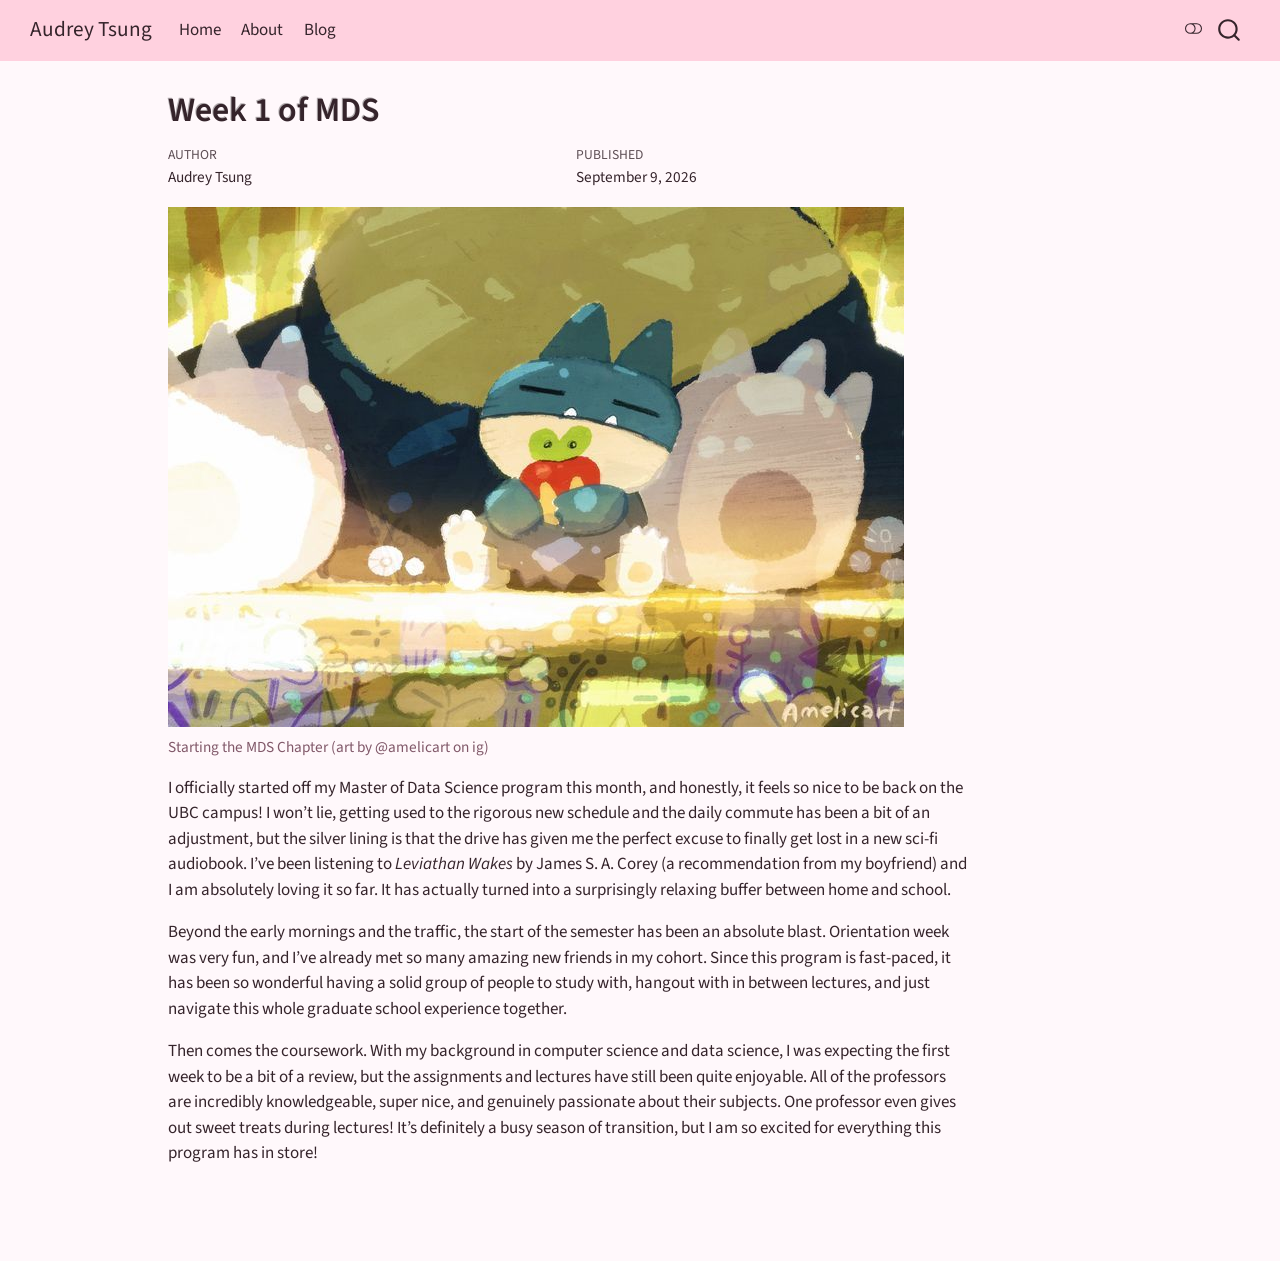
<file: docs/posts/first-weeks/index.html>
<!DOCTYPE html>
<html xmlns="http://www.w3.org/1999/xhtml" lang="en" xml:lang="en"><head>

<meta charset="utf-8">
<meta name="generator" content="quarto-1.10.18">

<meta name="viewport" content="width=device-width, initial-scale=1.0, user-scalable=yes">

<meta name="author" content="Audrey Tsung">
<meta name="dcterms.date" content="2026-09-09">

<title>Week 1 of MDS – Audrey Tsung</title>
<style>
/* Default styles provided by pandoc.
** See https://pandoc.org/MANUAL.html#variables-for-html for config info.
*/
span.smallcaps{font-variant: small-caps;}
div.columns{display: flex; gap: 1.5em;}
div.column{flex: auto;}
@media screen {
div.columns{gap: min(4vw, 1.5em);}
div.column{overflow-x: auto;}
}
div.hanging-indent{margin-left: 1.5em; text-indent: -1.5em;}
ul.task-list{list-style: none;}
ul.task-list li input[type="checkbox"] {
  width: 0.8em;
  margin: 0 0.8em 0.2em -1em; /* quarto-specific, see https://github.com/quarto-dev/quarto-cli/issues/4556 */ 
  vertical-align: middle;
}
</style>


<script src="../../site_libs/quarto-nav/quarto-nav.js"></script>
<script src="../../site_libs/quarto-nav/headroom.min.js"></script>
<script src="../../site_libs/clipboard/clipboard.min.js"></script>
<script src="../../site_libs/quarto-search/autocomplete.umd.js"></script>
<script src="../../site_libs/quarto-search/fuse.min.js"></script>
<script src="../../site_libs/quarto-search/quarto-search.js"></script>
<meta name="quarto:offset" content="../../">
<link href="../../images/favicon.svg" rel="icon" type="image/svg+xml">
<script src="../../site_libs/quarto-html/quarto.js" type="module"></script>
<script src="../../site_libs/quarto-html/tabsets/tabsets.js" type="module"></script>
<script src="../../site_libs/quarto-html/popper.min.js"></script>
<script src="../../site_libs/quarto-html/tippy.umd.min.js"></script>
<script src="../../site_libs/quarto-html/anchor.min.js"></script>
<link href="../../site_libs/quarto-html/tippy.css" rel="stylesheet">
<link href="../../site_libs/quarto-html/quarto-syntax-highlighting-64a204ab8560d761af7679ceaba22944.css" rel="stylesheet" class="quarto-color-scheme" id="quarto-text-highlighting-styles">
<link href="../../site_libs/quarto-html/quarto-syntax-highlighting-dark-b85bc7c33db8c58e0ec93c3465666fed.css" rel="stylesheet" class="quarto-color-scheme quarto-color-alternate" id="quarto-text-highlighting-styles">
<link href="../../site_libs/quarto-html/quarto-syntax-highlighting-64a204ab8560d761af7679ceaba22944.css" rel="stylesheet" class="quarto-color-scheme-extra" id="quarto-text-highlighting-styles">
<script src="../../site_libs/bootstrap/bootstrap.min.js"></script>
<link href="../../site_libs/bootstrap/bootstrap-icons.css" rel="stylesheet">
<link href="../../site_libs/bootstrap/bootstrap-3a63ccd86d4a7ccaedff6b45b500ab10.min.css" rel="stylesheet" append-hash="true" class="quarto-color-scheme" id="quarto-bootstrap" data-mode="light">
<link href="../../site_libs/bootstrap/bootstrap-dark-51580bcd9c77cda9e0253343a8525ed6.min.css" rel="stylesheet" append-hash="true" class="quarto-color-scheme quarto-color-alternate" id="quarto-bootstrap" data-mode="dark">
<link href="../../site_libs/bootstrap/bootstrap-3a63ccd86d4a7ccaedff6b45b500ab10.min.css" rel="stylesheet" append-hash="true" class="quarto-color-scheme-extra" id="quarto-bootstrap" data-mode="light">
<script id="quarto-search-options" type="application/json">{
  "location": "navbar",
  "copy-button": false,
  "collapse-after": 3,
  "panel-placement": "end",
  "type": "overlay",
  "limit": 50,
  "keyboard-shortcut": [
    "f",
    "/",
    "s"
  ],
  "show-item-context": false,
  "language": {
    "search-no-results-text": "No results",
    "search-matching-documents-text": "matching documents",
    "search-copy-link-title": "Copy link to search",
    "search-hide-matches-text": "Hide additional matches",
    "search-more-match-text": "more match in this document",
    "search-more-matches-text": "more matches in this document",
    "search-clear-button-title": "Clear",
    "search-text-placeholder": "",
    "search-detached-cancel-button-title": "Cancel",
    "search-submit-button-title": "Submit",
    "search-label": "Search"
  }
}</script>


<link rel="stylesheet" href="../../styles.css">
</head>

<body class="nav-fixed quarto-light"><script id="quarto-html-before-body" type="application/javascript">
    const toggleBodyColorMode = (bsSheetEl) => {
      const mode = bsSheetEl.getAttribute("data-mode");
      const bodyEl = window.document.querySelector("body");
      if (mode === "dark") {
        bodyEl.classList.add("quarto-dark");
        bodyEl.classList.remove("quarto-light");
      } else {
        bodyEl.classList.add("quarto-light");
        bodyEl.classList.remove("quarto-dark");
      }
    }
    const toggleBodyColorPrimary = () => {
      const bsSheetEl = window.document.querySelector("link#quarto-bootstrap:not([rel=disabled-stylesheet])");
      if (bsSheetEl) {
        toggleBodyColorMode(bsSheetEl);
      }
    }
    const setColorSchemeToggle = (alternate) => {
      const toggles = window.document.querySelectorAll('.quarto-color-scheme-toggle');
      for (let i=0; i < toggles.length; i++) {
        const toggle = toggles[i];
        if (toggle) {
          if (alternate) {
            toggle.classList.add("alternate");
          } else {
            toggle.classList.remove("alternate");
          }
        }
      }
    };
    const toggleColorMode = (alternate) => {
      // Switch the stylesheets
      const primaryStylesheets = window.document.querySelectorAll('link.quarto-color-scheme:not(.quarto-color-alternate)');
      const alternateStylesheets = window.document.querySelectorAll('link.quarto-color-scheme.quarto-color-alternate');
      manageTransitions('#quarto-margin-sidebar .nav-link', false);
      if (alternate) {
        // note: dark is layered on light, we don't disable primary!
        enableStylesheet(alternateStylesheets);
        for (const sheetNode of alternateStylesheets) {
          if (sheetNode.id === "quarto-bootstrap") {
            toggleBodyColorMode(sheetNode);
          }
        }
      } else {
        disableStylesheet(alternateStylesheets);
        enableStylesheet(primaryStylesheets)
        toggleBodyColorPrimary();
      }
      manageTransitions('#quarto-margin-sidebar .nav-link', true);
      // Switch the toggles
      setColorSchemeToggle(alternate)
      // Hack to workaround the fact that safari doesn't
      // properly recolor the scrollbar when toggling (#1455)
      if (navigator.userAgent.indexOf('Safari') > 0 && navigator.userAgent.indexOf('Chrome') == -1) {
        manageTransitions("body", false);
        window.scrollTo(0, 1);
        setTimeout(() => {
          window.scrollTo(0, 0);
          manageTransitions("body", true);
        }, 40);
      }
    }
    const disableStylesheet = (stylesheets) => {
      for (let i=0; i < stylesheets.length; i++) {
        const stylesheet = stylesheets[i];
        stylesheet.rel = 'disabled-stylesheet';
      }
    }
    const enableStylesheet = (stylesheets) => {
      for (let i=0; i < stylesheets.length; i++) {
        const stylesheet = stylesheets[i];
        if(stylesheet.rel !== 'stylesheet') { // for Chrome, which will still FOUC without this check
          stylesheet.rel = 'stylesheet';
        }
      }
    }
    const manageTransitions = (selector, allowTransitions) => {
      const els = window.document.querySelectorAll(selector);
      for (let i=0; i < els.length; i++) {
        const el = els[i];
        if (allowTransitions) {
          el.classList.remove('notransition');
        } else {
          el.classList.add('notransition');
        }
      }
    }
    const isFileUrl = () => {
      return window.location.protocol === 'file:';
    }
    const hasAlternateSentinel = () => {
      let styleSentinel = getColorSchemeSentinel();
      if (styleSentinel !== null) {
        return styleSentinel === "alternate";
      } else {
        return false;
      }
    }
    const setStyleSentinel = (alternate) => {
      const value = alternate ? "alternate" : "default";
      if (!isFileUrl()) {
        window.localStorage.setItem("quarto-color-scheme", value);
      } else {
        localAlternateSentinel = value;
      }
    }
    const getColorSchemeSentinel = () => {
      if (!isFileUrl()) {
        const storageValue = window.localStorage.getItem("quarto-color-scheme");
        return storageValue != null ? storageValue : localAlternateSentinel;
      } else {
        return localAlternateSentinel;
      }
    }
    const toggleGiscusIfUsed = (isAlternate, darkModeDefault) => {
      const baseTheme = document.querySelector('#giscus-base-theme')?.value ?? 'light';
      const alternateTheme = document.querySelector('#giscus-alt-theme')?.value ?? 'dark';
      let newTheme = '';
      if(authorPrefersDark) {
        newTheme = isAlternate ? baseTheme : alternateTheme;
      } else {
        newTheme = isAlternate ? alternateTheme : baseTheme;
      }
      const changeGiscusTheme = () => {
        // From: https://github.com/giscus/giscus/issues/336
        const sendMessage = (message) => {
          const iframe = document.querySelector('iframe.giscus-frame');
          if (!iframe) return;
          iframe.contentWindow.postMessage({ giscus: message }, 'https://giscus.app');
        }
        sendMessage({
          setConfig: {
            theme: newTheme
          }
        });
      }
      const isGiscussLoaded = window.document.querySelector('iframe.giscus-frame') !== null;
      if (isGiscussLoaded) {
        changeGiscusTheme();
      }
    };
    const authorPrefersDark = false;
    const darkModeDefault = authorPrefersDark;
      document.querySelector('link#quarto-text-highlighting-styles.quarto-color-scheme-extra').rel = 'disabled-stylesheet';
      document.querySelector('link#quarto-bootstrap.quarto-color-scheme-extra').rel = 'disabled-stylesheet';
    let localAlternateSentinel = darkModeDefault ? 'alternate' : 'default';
    // Dark / light mode switch
    window.quartoToggleColorScheme = () => {
      // Read the current dark / light value
      let toAlternate = !hasAlternateSentinel();
      toggleColorMode(toAlternate);
      setStyleSentinel(toAlternate);
      toggleGiscusIfUsed(toAlternate, darkModeDefault);
      window.dispatchEvent(new Event('resize'));
    };
    // Switch to dark mode if need be
    if (hasAlternateSentinel()) {
      toggleColorMode(true);
    } else {
      toggleColorMode(false);
    }
  </script>

<div id="quarto-search-results"></div>
  <header id="quarto-header" class="headroom fixed-top">
    <nav class="navbar navbar-expand-lg " data-bs-theme="dark">
      <div class="navbar-container container-fluid">
      <div class="navbar-brand-container mx-auto">
    <a class="navbar-brand" href="../../index.html">
    <span class="navbar-title">Audrey Tsung</span>
    </a>
  </div>
            <div id="quarto-search" class="" title="Search"></div>
          <button class="navbar-toggler" type="button" data-bs-toggle="collapse" data-bs-target="#navbarCollapse" aria-controls="navbarCollapse" role="menu" aria-expanded="false" aria-label="Toggle navigation" onclick="if (window.quartoToggleHeadroom) { window.quartoToggleHeadroom(); }">
  <span class="navbar-toggler-icon"></span>
</button>
          <div class="collapse navbar-collapse" id="navbarCollapse">
            <ul class="navbar-nav navbar-nav-scroll me-auto">
  <li class="nav-item">
    <a class="nav-link" href="../../index.html"> 
<span class="menu-text">Home</span></a>
  </li>  
  <li class="nav-item">
    <a class="nav-link" href="../../about.html"> 
<span class="menu-text">About</span></a>
  </li>  
  <li class="nav-item">
    <a class="nav-link" href="../../blog.html"> 
<span class="menu-text">Blog</span></a>
  </li>  
</ul>
          </div> <!-- /navcollapse -->
            <div class="quarto-navbar-tools">
  <a href="" class="quarto-color-scheme-toggle quarto-navigation-tool  px-1" onclick="window.quartoToggleColorScheme(); return false;" title="Toggle dark mode"><i class="bi"></i></a>
</div>
      </div> <!-- /container-fluid -->
    </nav>
</header>
<!-- content -->
<div id="quarto-content" class="quarto-container page-columns page-rows-contents page-layout-article page-navbar">
<!-- sidebar -->
<!-- margin-sidebar -->
    <div id="quarto-margin-sidebar" class="sidebar margin-sidebar zindex-bottom">
        
    </div>
<!-- main -->
<main class="content" id="quarto-document-content">


<header id="title-block-header" class="quarto-title-block default">
<div class="quarto-title">
<h1 class="title">Week 1 of MDS</h1>
</div>



<div class="quarto-title-meta">

    <div>
    <div class="quarto-title-meta-heading">Author</div>
    <div class="quarto-title-meta-contents">
             <p>Audrey Tsung </p>
          </div>
  </div>
    
    <div>
    <div class="quarto-title-meta-heading">Published</div>
    <div class="quarto-title-meta-contents">
      <p class="date">September 9, 2026</p>
    </div>
  </div>
  
    
  </div>
  


</header>


<div class="quarto-figure quarto-figure-left">
<figure class="figure">
<p><img src="../../images/first-week.jpg" class="img-fluid figure-img"></p>
<figcaption>Starting the MDS Chapter (art by <span class="citation" data-cites="amelicart">@amelicart</span> on ig)</figcaption>
</figure>
</div>
<p>I officially started off my Master of Data Science program this month, and honestly, it feels so nice to be back on the UBC campus! I won’t lie, getting used to the rigorous new schedule and the daily commute has been a bit of an adjustment, but the silver lining is that the drive has given me the perfect excuse to finally get lost in a new sci-fi audiobook. I’ve been listening to <em>Leviathan Wakes</em> by James S. A. Corey (a recommendation from my boyfriend) and I am absolutely loving it so far. It has actually turned into a surprisingly relaxing buffer between home and school.</p>
<p>Beyond the early mornings and the traffic, the start of the semester has been an absolute blast. Orientation week was very fun, and I’ve already met so many amazing new friends in my cohort. Since this program is fast-paced, it has been so wonderful having a solid group of people to study with, hangout with in between lectures, and just navigate this whole graduate school experience together.</p>
<p>Then comes the coursework. With my background in computer science and data science, I was expecting the first week to be a bit of a review, but the assignments and lectures have still been quite enjoyable. All of the professors are incredibly knowledgeable, super nice, and genuinely passionate about their subjects. One professor even gives out sweet treats during lectures! It’s definitely a busy season of transition, but I am so excited for everything this program has in store!</p>



</main> <!-- /main -->
<script id="quarto-html-after-body" type="application/javascript">
  window.document.addEventListener("DOMContentLoaded", function (event) {
    // Ensure there is a toggle, if there isn't float one in the top right
    if (window.document.querySelector('.quarto-color-scheme-toggle') === null) {
      const a = window.document.createElement('a');
      a.classList.add('top-right');
      a.classList.add('quarto-color-scheme-toggle');
      a.href = "";
      a.onclick = function() { try { window.quartoToggleColorScheme(); } catch {} return false; };
      const i = window.document.createElement("i");
      i.classList.add('bi');
      a.appendChild(i);
      window.document.body.appendChild(a);
    }
    setColorSchemeToggle(hasAlternateSentinel())
    const icon = "";
    const anchorJS = new window.AnchorJS();
    anchorJS.options = {
      placement: 'right',
      icon: icon
    };
    anchorJS.add('.anchored');
    const isCodeAnnotation = (el) => {
      for (const clz of el.classList) {
        if (clz.startsWith('code-annotation-')) {                     
          return true;
        }
      }
      return false;
    }
    const onCopySuccess = function(e) {
      // button target
      const button = e.trigger;
      // don't keep focus
      button.blur();
      // flash "checked"
      button.classList.add('code-copy-button-checked');
      var currentTitle = button.getAttribute("title");
      button.setAttribute("title", "Copied!");
      let tooltip;
      if (window.bootstrap) {
        button.setAttribute("data-bs-toggle", "tooltip");
        button.setAttribute("data-bs-placement", "left");
        button.setAttribute("data-bs-title", "Copied!");
        tooltip = new bootstrap.Tooltip(button, 
          { trigger: "manual", 
            customClass: "code-copy-button-tooltip",
            offset: [0, -8]});
        tooltip.show();    
      }
      setTimeout(function() {
        if (tooltip) {
          tooltip.hide();
          button.removeAttribute("data-bs-title");
          button.removeAttribute("data-bs-toggle");
          button.removeAttribute("data-bs-placement");
        }
        button.setAttribute("title", currentTitle);
        button.classList.remove('code-copy-button-checked');
      }, 1000);
      // clear code selection
      e.clearSelection();
    }
    const getTextToCopy = function(trigger) {
      const outerScaffold = trigger.parentElement.cloneNode(true);
      const codeEl = outerScaffold.querySelector('code');
      for (const childEl of codeEl.children) {
        if (isCodeAnnotation(childEl)) {
          childEl.remove();
        }
      }
      return codeEl.innerText;
    }
    const clipboard = new window.ClipboardJS('.code-copy-button:not([data-in-quarto-modal])', {
      text: getTextToCopy
    });
    clipboard.on('success', onCopySuccess);
    if (window.document.getElementById('quarto-embedded-source-code-modal')) {
      const clipboardModal = new window.ClipboardJS('.code-copy-button[data-in-quarto-modal]', {
        text: getTextToCopy,
        container: window.document.getElementById('quarto-embedded-source-code-modal')
      });
      clipboardModal.on('success', onCopySuccess);
    }
      var localhostRegex = new RegExp(/^(?:http|https):\/\/localhost\:?[0-9]*\//);
      var mailtoRegex = new RegExp(/^mailto:/);
        var filterRegex = new RegExp('/' + window.location.host + '/');
      var isInternal = (href) => {
          return filterRegex.test(href) || localhostRegex.test(href) || mailtoRegex.test(href);
      }
      // Inspect non-navigation links and adorn them if external
     var links = window.document.querySelectorAll('a[href]:not(.nav-link):not(.navbar-brand):not(.toc-action):not(.sidebar-link):not(.sidebar-item-toggle):not(.pagination-link):not(.no-external):not([aria-hidden]):not(.dropdown-item):not(.quarto-navigation-tool):not(.about-link)');
      for (var i=0; i<links.length; i++) {
        const link = links[i];
        if (!isInternal(link.href)) {
          // undo the damage that might have been done by quarto-nav.js in the case of
          // links that we want to consider external
          if (link.dataset.originalHref !== undefined) {
            link.href = link.dataset.originalHref;
          }
        }
      }
    function tippyHover(el, contentFn, onTriggerFn, onUntriggerFn) {
      const config = {
        allowHTML: true,
        maxWidth: 500,
        delay: 100,
        arrow: false,
        appendTo: function(el) {
            return el.parentElement;
        },
        interactive: true,
        interactiveBorder: 10,
        theme: 'quarto',
        placement: 'bottom-start',
      };
      if (contentFn) {
        config.content = contentFn;
      }
      if (onTriggerFn) {
        config.onTrigger = onTriggerFn;
      }
      if (onUntriggerFn) {
        config.onUntrigger = onUntriggerFn;
      }
      window.tippy(el, config); 
    }
    const noterefs = window.document.querySelectorAll('a[role="doc-noteref"]');
    for (var i=0; i<noterefs.length; i++) {
      const ref = noterefs[i];
      tippyHover(ref, function() {
        // use id or data attribute instead here
        let href = ref.getAttribute('data-footnote-href') || ref.getAttribute('href');
        try { href = new URL(href).hash; } catch {}
        const id = href.replace(/^#\/?/, "");
        const note = window.document.getElementById(id);
        if (note) {
          return note.innerHTML;
        } else {
          return "";
        }
      });
    }
    const xrefs = window.document.querySelectorAll('a.quarto-xref');
    const processXRef = (id, note) => {
      // Strip column container classes
      const stripColumnClz = (el) => {
        el.classList.remove("page-full", "page-columns");
        if (el.children) {
          for (const child of el.children) {
            stripColumnClz(child);
          }
        }
      }
      stripColumnClz(note)
      if (id === null || id.startsWith('sec-')) {
        // Special case sections, only their first couple elements
        const container = document.createElement("div");
        if (note.children && note.children.length > 2) {
          container.appendChild(note.children[0].cloneNode(true));
          for (let i = 1; i < note.children.length; i++) {
            const child = note.children[i];
            if (child.tagName === "P" && child.innerText === "") {
              continue;
            } else {
              container.appendChild(child.cloneNode(true));
              break;
            }
          }
          if (window.Quarto?.typesetMath) {
            window.Quarto.typesetMath(container);
          }
          return container.innerHTML
        } else {
          if (window.Quarto?.typesetMath) {
            window.Quarto.typesetMath(note);
          }
          return note.innerHTML;
        }
      } else {
        // Remove any anchor links if they are present
        const anchorLink = note.querySelector('a.anchorjs-link');
        if (anchorLink) {
          anchorLink.remove();
        }
        if (window.Quarto?.typesetMath) {
          window.Quarto.typesetMath(note);
        }
        if (note.classList.contains("callout")) {
          return note.outerHTML;
        } else {
          return note.innerHTML;
        }
      }
    }
    for (var i=0; i<xrefs.length; i++) {
      const xref = xrefs[i];
      tippyHover(xref, undefined, function(instance) {
        instance.disable();
        let url = xref.getAttribute('href');
        let hash = undefined; 
        if (url.startsWith('#')) {
          hash = url;
        } else {
          try { hash = new URL(url).hash; } catch {}
        }
        if (hash) {
          const id = hash.replace(/^#\/?/, "");
          const note = window.document.getElementById(id);
          if (note !== null) {
            try {
              const html = processXRef(id, note.cloneNode(true));
              instance.setContent(html);
            } finally {
              instance.enable();
              instance.show();
            }
          } else {
            // See if we can fetch this
            fetch(url.split('#')[0])
            .then(res => res.text())
            .then(html => {
              const parser = new DOMParser();
              const htmlDoc = parser.parseFromString(html, "text/html");
              const note = htmlDoc.getElementById(id);
              if (note !== null) {
                const html = processXRef(id, note);
                instance.setContent(html);
              } 
            }).finally(() => {
              instance.enable();
              instance.show();
            });
          }
        } else {
          // See if we can fetch a full url (with no hash to target)
          // This is a special case and we should probably do some content thinning / targeting
          fetch(url)
          .then(res => res.text())
          .then(html => {
            const parser = new DOMParser();
            const htmlDoc = parser.parseFromString(html, "text/html");
            const note = htmlDoc.querySelector('main.content');
            if (note !== null) {
              // This should only happen for chapter cross references
              // (since there is no id in the URL)
              // remove the first header
              if (note.children.length > 0 && note.children[0].tagName === "HEADER") {
                note.children[0].remove();
              }
              const html = processXRef(null, note);
              instance.setContent(html);
            } 
          }).finally(() => {
            instance.enable();
            instance.show();
          });
        }
      }, function(instance) {
      });
    }
        let selectedAnnoteEl;
        const selectorForAnnotation = ( cell, annotation) => {
          let cellAttr = 'data-code-cell="' + cell + '"';
          let lineAttr = 'data-code-annotation="' +  annotation + '"';
          const selector = 'span[' + cellAttr + '][' + lineAttr + ']';
          return selector;
        }
        const selectCodeLines = (annoteEl) => {
          const doc = window.document;
          const targetCell = annoteEl.getAttribute("data-target-cell");
          const targetAnnotation = annoteEl.getAttribute("data-target-annotation");
          const annoteSpan = window.document.querySelector(selectorForAnnotation(targetCell, targetAnnotation));
          const lines = annoteSpan.getAttribute("data-code-lines").split(",");
          const lineIds = lines.map((line) => {
            return targetCell + "-" + line;
          })
          let top = null;
          let height = null;
          let parent = null;
          if (lineIds.length > 0) {
              //compute the position of the single el (top and bottom and make a div)
              const el = window.document.getElementById(lineIds[0]);
              top = el.offsetTop;
              height = el.offsetHeight;
              parent = el.parentElement.parentElement;
            if (lineIds.length > 1) {
              const lastEl = window.document.getElementById(lineIds[lineIds.length - 1]);
              const bottom = lastEl.offsetTop + lastEl.offsetHeight;
              height = bottom - top;
            }
            if (top !== null && height !== null && parent !== null) {
              // cook up a div (if necessary) and position it 
              let div = window.document.getElementById("code-annotation-line-highlight");
              if (div === null) {
                div = window.document.createElement("div");
                div.setAttribute("id", "code-annotation-line-highlight");
                div.style.position = 'absolute';
                parent.appendChild(div);
              }
              div.style.top = top - 2 + "px";
              div.style.height = height + 4 + "px";
              div.style.left = 0;
              let gutterDiv = window.document.getElementById("code-annotation-line-highlight-gutter");
              if (gutterDiv === null) {
                gutterDiv = window.document.createElement("div");
                gutterDiv.setAttribute("id", "code-annotation-line-highlight-gutter");
                gutterDiv.style.position = 'absolute';
                const codeCell = window.document.getElementById(targetCell);
                const gutter = codeCell.querySelector('.code-annotation-gutter');
                gutter.appendChild(gutterDiv);
              }
              gutterDiv.style.top = top - 2 + "px";
              gutterDiv.style.height = height + 4 + "px";
            }
            selectedAnnoteEl = annoteEl;
          }
        };
        const unselectCodeLines = () => {
          const elementsIds = ["code-annotation-line-highlight", "code-annotation-line-highlight-gutter"];
          elementsIds.forEach((elId) => {
            const div = window.document.getElementById(elId);
            if (div) {
              div.remove();
            }
          });
          selectedAnnoteEl = undefined;
        };
          // Handle positioning of the toggle
      window.addEventListener(
        "resize",
        throttle(() => {
          elRect = undefined;
          if (selectedAnnoteEl) {
            selectCodeLines(selectedAnnoteEl);
          }
        }, 10)
      );
      function throttle(fn, ms) {
      let throttle = false;
      let timer;
        return (...args) => {
          if(!throttle) { // first call gets through
              fn.apply(this, args);
              throttle = true;
          } else { // all the others get throttled
              if(timer) clearTimeout(timer); // cancel #2
              timer = setTimeout(() => {
                fn.apply(this, args);
                timer = throttle = false;
              }, ms);
          }
        };
      }
        // Attach click handler to the DT
        const annoteDls = window.document.querySelectorAll('dt[data-target-cell]');
        for (const annoteDlNode of annoteDls) {
          annoteDlNode.addEventListener('click', (event) => {
            const clickedEl = event.target;
            if (clickedEl !== selectedAnnoteEl) {
              unselectCodeLines();
              const activeEl = window.document.querySelector('dt[data-target-cell].code-annotation-active');
              if (activeEl) {
                activeEl.classList.remove('code-annotation-active');
              }
              selectCodeLines(clickedEl);
              clickedEl.classList.add('code-annotation-active');
            } else {
              // Unselect the line
              unselectCodeLines();
              clickedEl.classList.remove('code-annotation-active');
            }
          });
        }
    const findCites = (el) => {
      const parentEl = el.parentElement;
      if (parentEl) {
        const cites = parentEl.dataset.cites;
        if (cites) {
          return {
            el,
            cites: cites.split(' ')
          };
        } else {
          return findCites(el.parentElement)
        }
      } else {
        return undefined;
      }
    };
    var bibliorefs = window.document.querySelectorAll('a[role="doc-biblioref"]');
    for (var i=0; i<bibliorefs.length; i++) {
      const ref = bibliorefs[i];
      const citeInfo = findCites(ref);
      if (citeInfo) {
        tippyHover(citeInfo.el, function() {
          var popup = window.document.createElement('div');
          citeInfo.cites.forEach(function(cite) {
            var citeDiv = window.document.createElement('div');
            citeDiv.classList.add('hanging-indent');
            citeDiv.classList.add('csl-entry');
            var biblioDiv = window.document.getElementById('ref-' + cite);
            if (biblioDiv) {
              citeDiv.innerHTML = biblioDiv.innerHTML;
            }
            popup.appendChild(citeDiv);
          });
          return popup.innerHTML;
        });
      }
    }
  });
  </script>
</div> <!-- /content -->




</body></html>
</file>
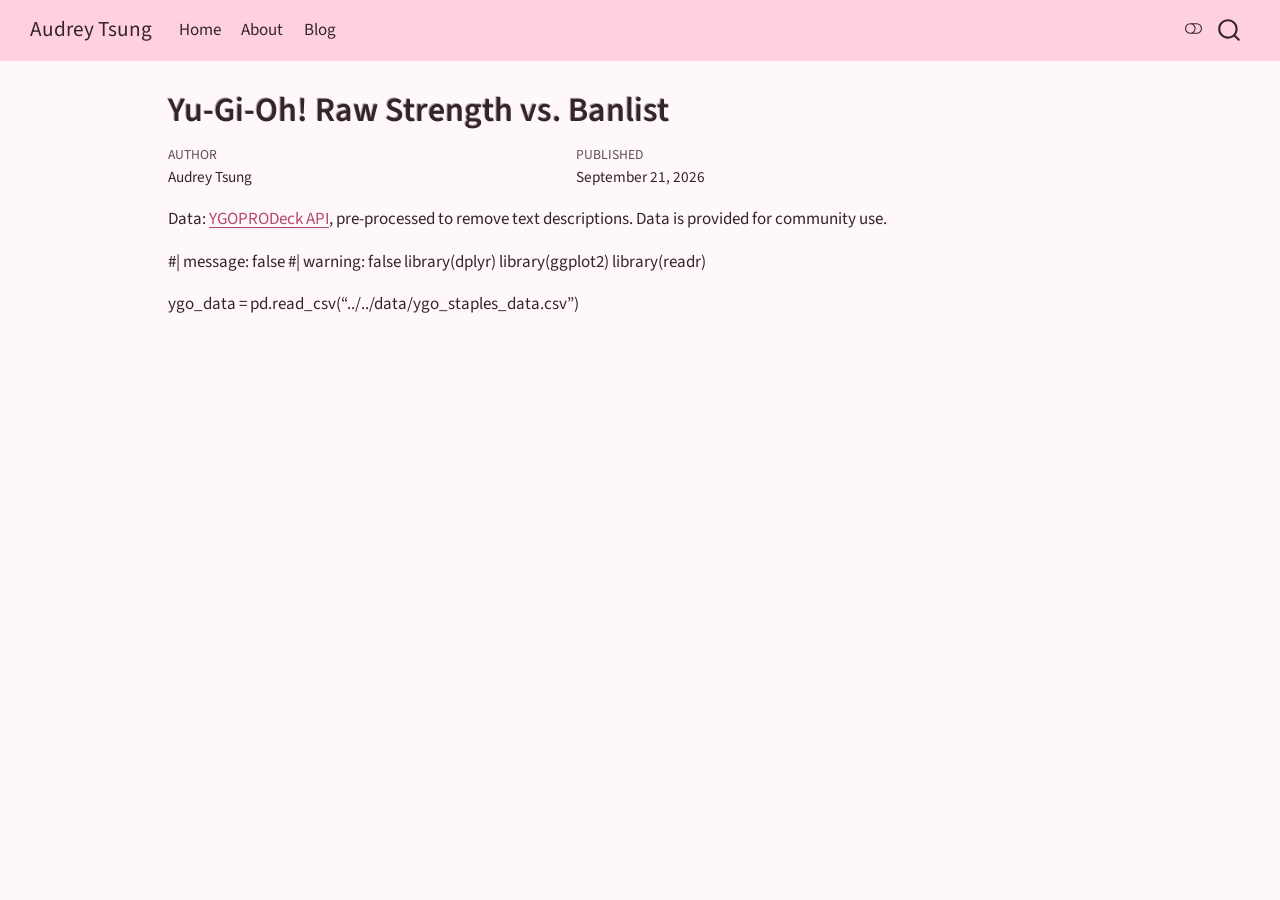
<file: docs/posts/yugioh-banlist-r/index.html>
<!DOCTYPE html>
<html xmlns="http://www.w3.org/1999/xhtml" lang="en" xml:lang="en"><head>

<meta charset="utf-8">
<meta name="generator" content="quarto-1.10.18">

<meta name="viewport" content="width=device-width, initial-scale=1.0, user-scalable=yes">

<meta name="author" content="Audrey Tsung">
<meta name="dcterms.date" content="2026-09-21">

<title>Yu-Gi-Oh! Raw Strength vs.&nbsp;Banlist – Audrey Tsung</title>
<style>
/* Default styles provided by pandoc.
** See https://pandoc.org/MANUAL.html#variables-for-html for config info.
*/
span.smallcaps{font-variant: small-caps;}
div.columns{display: flex; gap: 1.5em;}
div.column{flex: auto;}
@media screen {
div.columns{gap: min(4vw, 1.5em);}
div.column{overflow-x: auto;}
}
div.hanging-indent{margin-left: 1.5em; text-indent: -1.5em;}
ul.task-list{list-style: none;}
ul.task-list li input[type="checkbox"] {
  width: 0.8em;
  margin: 0 0.8em 0.2em -1em; /* quarto-specific, see https://github.com/quarto-dev/quarto-cli/issues/4556 */ 
  vertical-align: middle;
}
</style>


<script src="../../site_libs/quarto-nav/quarto-nav.js"></script>
<script src="../../site_libs/quarto-nav/headroom.min.js"></script>
<script src="../../site_libs/clipboard/clipboard.min.js"></script>
<script src="../../site_libs/quarto-search/autocomplete.umd.js"></script>
<script src="../../site_libs/quarto-search/fuse.min.js"></script>
<script src="../../site_libs/quarto-search/quarto-search.js"></script>
<meta name="quarto:offset" content="../../">
<link href="../../images/favicon.svg" rel="icon" type="image/svg+xml">
<script src="../../site_libs/quarto-html/quarto.js" type="module"></script>
<script src="../../site_libs/quarto-html/tabsets/tabsets.js" type="module"></script>
<script src="../../site_libs/quarto-html/popper.min.js"></script>
<script src="../../site_libs/quarto-html/tippy.umd.min.js"></script>
<script src="../../site_libs/quarto-html/anchor.min.js"></script>
<link href="../../site_libs/quarto-html/tippy.css" rel="stylesheet">
<link href="../../site_libs/quarto-html/quarto-syntax-highlighting-64a204ab8560d761af7679ceaba22944.css" rel="stylesheet" class="quarto-color-scheme" id="quarto-text-highlighting-styles">
<link href="../../site_libs/quarto-html/quarto-syntax-highlighting-dark-b85bc7c33db8c58e0ec93c3465666fed.css" rel="stylesheet" class="quarto-color-scheme quarto-color-alternate" id="quarto-text-highlighting-styles">
<link href="../../site_libs/quarto-html/quarto-syntax-highlighting-64a204ab8560d761af7679ceaba22944.css" rel="stylesheet" class="quarto-color-scheme-extra" id="quarto-text-highlighting-styles">
<script src="../../site_libs/bootstrap/bootstrap.min.js"></script>
<link href="../../site_libs/bootstrap/bootstrap-icons.css" rel="stylesheet">
<link href="../../site_libs/bootstrap/bootstrap-3a63ccd86d4a7ccaedff6b45b500ab10.min.css" rel="stylesheet" append-hash="true" class="quarto-color-scheme" id="quarto-bootstrap" data-mode="light">
<link href="../../site_libs/bootstrap/bootstrap-dark-51580bcd9c77cda9e0253343a8525ed6.min.css" rel="stylesheet" append-hash="true" class="quarto-color-scheme quarto-color-alternate" id="quarto-bootstrap" data-mode="dark">
<link href="../../site_libs/bootstrap/bootstrap-3a63ccd86d4a7ccaedff6b45b500ab10.min.css" rel="stylesheet" append-hash="true" class="quarto-color-scheme-extra" id="quarto-bootstrap" data-mode="light">
<script id="quarto-search-options" type="application/json">{
  "location": "navbar",
  "copy-button": false,
  "collapse-after": 3,
  "panel-placement": "end",
  "type": "overlay",
  "limit": 50,
  "keyboard-shortcut": [
    "f",
    "/",
    "s"
  ],
  "show-item-context": false,
  "language": {
    "search-no-results-text": "No results",
    "search-matching-documents-text": "matching documents",
    "search-copy-link-title": "Copy link to search",
    "search-hide-matches-text": "Hide additional matches",
    "search-more-match-text": "more match in this document",
    "search-more-matches-text": "more matches in this document",
    "search-clear-button-title": "Clear",
    "search-text-placeholder": "",
    "search-detached-cancel-button-title": "Cancel",
    "search-submit-button-title": "Submit",
    "search-label": "Search"
  }
}</script>


<link rel="stylesheet" href="../../styles.css">
</head>

<body class="nav-fixed quarto-light"><script id="quarto-html-before-body" type="application/javascript">
    const toggleBodyColorMode = (bsSheetEl) => {
      const mode = bsSheetEl.getAttribute("data-mode");
      const bodyEl = window.document.querySelector("body");
      if (mode === "dark") {
        bodyEl.classList.add("quarto-dark");
        bodyEl.classList.remove("quarto-light");
      } else {
        bodyEl.classList.add("quarto-light");
        bodyEl.classList.remove("quarto-dark");
      }
    }
    const toggleBodyColorPrimary = () => {
      const bsSheetEl = window.document.querySelector("link#quarto-bootstrap:not([rel=disabled-stylesheet])");
      if (bsSheetEl) {
        toggleBodyColorMode(bsSheetEl);
      }
    }
    const setColorSchemeToggle = (alternate) => {
      const toggles = window.document.querySelectorAll('.quarto-color-scheme-toggle');
      for (let i=0; i < toggles.length; i++) {
        const toggle = toggles[i];
        if (toggle) {
          if (alternate) {
            toggle.classList.add("alternate");
          } else {
            toggle.classList.remove("alternate");
          }
        }
      }
    };
    const toggleColorMode = (alternate) => {
      // Switch the stylesheets
      const primaryStylesheets = window.document.querySelectorAll('link.quarto-color-scheme:not(.quarto-color-alternate)');
      const alternateStylesheets = window.document.querySelectorAll('link.quarto-color-scheme.quarto-color-alternate');
      manageTransitions('#quarto-margin-sidebar .nav-link', false);
      if (alternate) {
        // note: dark is layered on light, we don't disable primary!
        enableStylesheet(alternateStylesheets);
        for (const sheetNode of alternateStylesheets) {
          if (sheetNode.id === "quarto-bootstrap") {
            toggleBodyColorMode(sheetNode);
          }
        }
      } else {
        disableStylesheet(alternateStylesheets);
        enableStylesheet(primaryStylesheets)
        toggleBodyColorPrimary();
      }
      manageTransitions('#quarto-margin-sidebar .nav-link', true);
      // Switch the toggles
      setColorSchemeToggle(alternate)
      // Hack to workaround the fact that safari doesn't
      // properly recolor the scrollbar when toggling (#1455)
      if (navigator.userAgent.indexOf('Safari') > 0 && navigator.userAgent.indexOf('Chrome') == -1) {
        manageTransitions("body", false);
        window.scrollTo(0, 1);
        setTimeout(() => {
          window.scrollTo(0, 0);
          manageTransitions("body", true);
        }, 40);
      }
    }
    const disableStylesheet = (stylesheets) => {
      for (let i=0; i < stylesheets.length; i++) {
        const stylesheet = stylesheets[i];
        stylesheet.rel = 'disabled-stylesheet';
      }
    }
    const enableStylesheet = (stylesheets) => {
      for (let i=0; i < stylesheets.length; i++) {
        const stylesheet = stylesheets[i];
        if(stylesheet.rel !== 'stylesheet') { // for Chrome, which will still FOUC without this check
          stylesheet.rel = 'stylesheet';
        }
      }
    }
    const manageTransitions = (selector, allowTransitions) => {
      const els = window.document.querySelectorAll(selector);
      for (let i=0; i < els.length; i++) {
        const el = els[i];
        if (allowTransitions) {
          el.classList.remove('notransition');
        } else {
          el.classList.add('notransition');
        }
      }
    }
    const isFileUrl = () => {
      return window.location.protocol === 'file:';
    }
    const hasAlternateSentinel = () => {
      let styleSentinel = getColorSchemeSentinel();
      if (styleSentinel !== null) {
        return styleSentinel === "alternate";
      } else {
        return false;
      }
    }
    const setStyleSentinel = (alternate) => {
      const value = alternate ? "alternate" : "default";
      if (!isFileUrl()) {
        window.localStorage.setItem("quarto-color-scheme", value);
      } else {
        localAlternateSentinel = value;
      }
    }
    const getColorSchemeSentinel = () => {
      if (!isFileUrl()) {
        const storageValue = window.localStorage.getItem("quarto-color-scheme");
        return storageValue != null ? storageValue : localAlternateSentinel;
      } else {
        return localAlternateSentinel;
      }
    }
    const toggleGiscusIfUsed = (isAlternate, darkModeDefault) => {
      const baseTheme = document.querySelector('#giscus-base-theme')?.value ?? 'light';
      const alternateTheme = document.querySelector('#giscus-alt-theme')?.value ?? 'dark';
      let newTheme = '';
      if(authorPrefersDark) {
        newTheme = isAlternate ? baseTheme : alternateTheme;
      } else {
        newTheme = isAlternate ? alternateTheme : baseTheme;
      }
      const changeGiscusTheme = () => {
        // From: https://github.com/giscus/giscus/issues/336
        const sendMessage = (message) => {
          const iframe = document.querySelector('iframe.giscus-frame');
          if (!iframe) return;
          iframe.contentWindow.postMessage({ giscus: message }, 'https://giscus.app');
        }
        sendMessage({
          setConfig: {
            theme: newTheme
          }
        });
      }
      const isGiscussLoaded = window.document.querySelector('iframe.giscus-frame') !== null;
      if (isGiscussLoaded) {
        changeGiscusTheme();
      }
    };
    const authorPrefersDark = false;
    const darkModeDefault = authorPrefersDark;
      document.querySelector('link#quarto-text-highlighting-styles.quarto-color-scheme-extra').rel = 'disabled-stylesheet';
      document.querySelector('link#quarto-bootstrap.quarto-color-scheme-extra').rel = 'disabled-stylesheet';
    let localAlternateSentinel = darkModeDefault ? 'alternate' : 'default';
    // Dark / light mode switch
    window.quartoToggleColorScheme = () => {
      // Read the current dark / light value
      let toAlternate = !hasAlternateSentinel();
      toggleColorMode(toAlternate);
      setStyleSentinel(toAlternate);
      toggleGiscusIfUsed(toAlternate, darkModeDefault);
      window.dispatchEvent(new Event('resize'));
    };
    // Switch to dark mode if need be
    if (hasAlternateSentinel()) {
      toggleColorMode(true);
    } else {
      toggleColorMode(false);
    }
  </script>

<div id="quarto-search-results"></div>
  <header id="quarto-header" class="headroom fixed-top">
    <nav class="navbar navbar-expand-lg " data-bs-theme="dark">
      <div class="navbar-container container-fluid">
      <div class="navbar-brand-container mx-auto">
    <a class="navbar-brand" href="../../index.html">
    <span class="navbar-title">Audrey Tsung</span>
    </a>
  </div>
            <div id="quarto-search" class="" title="Search"></div>
          <button class="navbar-toggler" type="button" data-bs-toggle="collapse" data-bs-target="#navbarCollapse" aria-controls="navbarCollapse" role="menu" aria-expanded="false" aria-label="Toggle navigation" onclick="if (window.quartoToggleHeadroom) { window.quartoToggleHeadroom(); }">
  <span class="navbar-toggler-icon"></span>
</button>
          <div class="collapse navbar-collapse" id="navbarCollapse">
            <ul class="navbar-nav navbar-nav-scroll me-auto">
  <li class="nav-item">
    <a class="nav-link" href="../../index.html"> 
<span class="menu-text">Home</span></a>
  </li>  
  <li class="nav-item">
    <a class="nav-link" href="../../about.html"> 
<span class="menu-text">About</span></a>
  </li>  
  <li class="nav-item">
    <a class="nav-link" href="../../blog.html"> 
<span class="menu-text">Blog</span></a>
  </li>  
</ul>
          </div> <!-- /navcollapse -->
            <div class="quarto-navbar-tools">
  <a href="" class="quarto-color-scheme-toggle quarto-navigation-tool  px-1" onclick="window.quartoToggleColorScheme(); return false;" title="Toggle dark mode"><i class="bi"></i></a>
</div>
      </div> <!-- /container-fluid -->
    </nav>
</header>
<!-- content -->
<div id="quarto-content" class="quarto-container page-columns page-rows-contents page-layout-article page-navbar">
<!-- sidebar -->
<!-- margin-sidebar -->
    <div id="quarto-margin-sidebar" class="sidebar margin-sidebar zindex-bottom">
        
    </div>
<!-- main -->
<main class="content" id="quarto-document-content">


<header id="title-block-header" class="quarto-title-block default">
<div class="quarto-title">
<h1 class="title">Yu-Gi-Oh! Raw Strength vs.&nbsp;Banlist</h1>
</div>



<div class="quarto-title-meta">

    <div>
    <div class="quarto-title-meta-heading">Author</div>
    <div class="quarto-title-meta-contents">
             <p>Audrey Tsung </p>
          </div>
  </div>
    
    <div>
    <div class="quarto-title-meta-heading">Published</div>
    <div class="quarto-title-meta-contents">
      <p class="date">September 21, 2026</p>
    </div>
  </div>
  
    
  </div>
  


</header>


<p>Data: <a href="https://ygoprodeck.com/api-guide/">YGOPRODeck API</a>, pre-processed to remove text descriptions. Data is provided for community use.</p>
<p>#| message: false #| warning: false library(dplyr) library(ggplot2) library(readr)</p>
<p>ygo_data = pd.read_csv(“../../data/ygo_staples_data.csv”)</p>



</main> <!-- /main -->
<script id="quarto-html-after-body" type="application/javascript">
  window.document.addEventListener("DOMContentLoaded", function (event) {
    // Ensure there is a toggle, if there isn't float one in the top right
    if (window.document.querySelector('.quarto-color-scheme-toggle') === null) {
      const a = window.document.createElement('a');
      a.classList.add('top-right');
      a.classList.add('quarto-color-scheme-toggle');
      a.href = "";
      a.onclick = function() { try { window.quartoToggleColorScheme(); } catch {} return false; };
      const i = window.document.createElement("i");
      i.classList.add('bi');
      a.appendChild(i);
      window.document.body.appendChild(a);
    }
    setColorSchemeToggle(hasAlternateSentinel())
    const icon = "";
    const anchorJS = new window.AnchorJS();
    anchorJS.options = {
      placement: 'right',
      icon: icon
    };
    anchorJS.add('.anchored');
    const isCodeAnnotation = (el) => {
      for (const clz of el.classList) {
        if (clz.startsWith('code-annotation-')) {                     
          return true;
        }
      }
      return false;
    }
    const onCopySuccess = function(e) {
      // button target
      const button = e.trigger;
      // don't keep focus
      button.blur();
      // flash "checked"
      button.classList.add('code-copy-button-checked');
      var currentTitle = button.getAttribute("title");
      button.setAttribute("title", "Copied!");
      let tooltip;
      if (window.bootstrap) {
        button.setAttribute("data-bs-toggle", "tooltip");
        button.setAttribute("data-bs-placement", "left");
        button.setAttribute("data-bs-title", "Copied!");
        tooltip = new bootstrap.Tooltip(button, 
          { trigger: "manual", 
            customClass: "code-copy-button-tooltip",
            offset: [0, -8]});
        tooltip.show();    
      }
      setTimeout(function() {
        if (tooltip) {
          tooltip.hide();
          button.removeAttribute("data-bs-title");
          button.removeAttribute("data-bs-toggle");
          button.removeAttribute("data-bs-placement");
        }
        button.setAttribute("title", currentTitle);
        button.classList.remove('code-copy-button-checked');
      }, 1000);
      // clear code selection
      e.clearSelection();
    }
    const getTextToCopy = function(trigger) {
      const outerScaffold = trigger.parentElement.cloneNode(true);
      const codeEl = outerScaffold.querySelector('code');
      for (const childEl of codeEl.children) {
        if (isCodeAnnotation(childEl)) {
          childEl.remove();
        }
      }
      return codeEl.innerText;
    }
    const clipboard = new window.ClipboardJS('.code-copy-button:not([data-in-quarto-modal])', {
      text: getTextToCopy
    });
    clipboard.on('success', onCopySuccess);
    if (window.document.getElementById('quarto-embedded-source-code-modal')) {
      const clipboardModal = new window.ClipboardJS('.code-copy-button[data-in-quarto-modal]', {
        text: getTextToCopy,
        container: window.document.getElementById('quarto-embedded-source-code-modal')
      });
      clipboardModal.on('success', onCopySuccess);
    }
      var localhostRegex = new RegExp(/^(?:http|https):\/\/localhost\:?[0-9]*\//);
      var mailtoRegex = new RegExp(/^mailto:/);
        var filterRegex = new RegExp('/' + window.location.host + '/');
      var isInternal = (href) => {
          return filterRegex.test(href) || localhostRegex.test(href) || mailtoRegex.test(href);
      }
      // Inspect non-navigation links and adorn them if external
     var links = window.document.querySelectorAll('a[href]:not(.nav-link):not(.navbar-brand):not(.toc-action):not(.sidebar-link):not(.sidebar-item-toggle):not(.pagination-link):not(.no-external):not([aria-hidden]):not(.dropdown-item):not(.quarto-navigation-tool):not(.about-link)');
      for (var i=0; i<links.length; i++) {
        const link = links[i];
        if (!isInternal(link.href)) {
          // undo the damage that might have been done by quarto-nav.js in the case of
          // links that we want to consider external
          if (link.dataset.originalHref !== undefined) {
            link.href = link.dataset.originalHref;
          }
        }
      }
    function tippyHover(el, contentFn, onTriggerFn, onUntriggerFn) {
      const config = {
        allowHTML: true,
        maxWidth: 500,
        delay: 100,
        arrow: false,
        appendTo: function(el) {
            return el.parentElement;
        },
        interactive: true,
        interactiveBorder: 10,
        theme: 'quarto',
        placement: 'bottom-start',
      };
      if (contentFn) {
        config.content = contentFn;
      }
      if (onTriggerFn) {
        config.onTrigger = onTriggerFn;
      }
      if (onUntriggerFn) {
        config.onUntrigger = onUntriggerFn;
      }
      window.tippy(el, config); 
    }
    const noterefs = window.document.querySelectorAll('a[role="doc-noteref"]');
    for (var i=0; i<noterefs.length; i++) {
      const ref = noterefs[i];
      tippyHover(ref, function() {
        // use id or data attribute instead here
        let href = ref.getAttribute('data-footnote-href') || ref.getAttribute('href');
        try { href = new URL(href).hash; } catch {}
        const id = href.replace(/^#\/?/, "");
        const note = window.document.getElementById(id);
        if (note) {
          return note.innerHTML;
        } else {
          return "";
        }
      });
    }
    const xrefs = window.document.querySelectorAll('a.quarto-xref');
    const processXRef = (id, note) => {
      // Strip column container classes
      const stripColumnClz = (el) => {
        el.classList.remove("page-full", "page-columns");
        if (el.children) {
          for (const child of el.children) {
            stripColumnClz(child);
          }
        }
      }
      stripColumnClz(note)
      if (id === null || id.startsWith('sec-')) {
        // Special case sections, only their first couple elements
        const container = document.createElement("div");
        if (note.children && note.children.length > 2) {
          container.appendChild(note.children[0].cloneNode(true));
          for (let i = 1; i < note.children.length; i++) {
            const child = note.children[i];
            if (child.tagName === "P" && child.innerText === "") {
              continue;
            } else {
              container.appendChild(child.cloneNode(true));
              break;
            }
          }
          if (window.Quarto?.typesetMath) {
            window.Quarto.typesetMath(container);
          }
          return container.innerHTML
        } else {
          if (window.Quarto?.typesetMath) {
            window.Quarto.typesetMath(note);
          }
          return note.innerHTML;
        }
      } else {
        // Remove any anchor links if they are present
        const anchorLink = note.querySelector('a.anchorjs-link');
        if (anchorLink) {
          anchorLink.remove();
        }
        if (window.Quarto?.typesetMath) {
          window.Quarto.typesetMath(note);
        }
        if (note.classList.contains("callout")) {
          return note.outerHTML;
        } else {
          return note.innerHTML;
        }
      }
    }
    for (var i=0; i<xrefs.length; i++) {
      const xref = xrefs[i];
      tippyHover(xref, undefined, function(instance) {
        instance.disable();
        let url = xref.getAttribute('href');
        let hash = undefined; 
        if (url.startsWith('#')) {
          hash = url;
        } else {
          try { hash = new URL(url).hash; } catch {}
        }
        if (hash) {
          const id = hash.replace(/^#\/?/, "");
          const note = window.document.getElementById(id);
          if (note !== null) {
            try {
              const html = processXRef(id, note.cloneNode(true));
              instance.setContent(html);
            } finally {
              instance.enable();
              instance.show();
            }
          } else {
            // See if we can fetch this
            fetch(url.split('#')[0])
            .then(res => res.text())
            .then(html => {
              const parser = new DOMParser();
              const htmlDoc = parser.parseFromString(html, "text/html");
              const note = htmlDoc.getElementById(id);
              if (note !== null) {
                const html = processXRef(id, note);
                instance.setContent(html);
              } 
            }).finally(() => {
              instance.enable();
              instance.show();
            });
          }
        } else {
          // See if we can fetch a full url (with no hash to target)
          // This is a special case and we should probably do some content thinning / targeting
          fetch(url)
          .then(res => res.text())
          .then(html => {
            const parser = new DOMParser();
            const htmlDoc = parser.parseFromString(html, "text/html");
            const note = htmlDoc.querySelector('main.content');
            if (note !== null) {
              // This should only happen for chapter cross references
              // (since there is no id in the URL)
              // remove the first header
              if (note.children.length > 0 && note.children[0].tagName === "HEADER") {
                note.children[0].remove();
              }
              const html = processXRef(null, note);
              instance.setContent(html);
            } 
          }).finally(() => {
            instance.enable();
            instance.show();
          });
        }
      }, function(instance) {
      });
    }
        let selectedAnnoteEl;
        const selectorForAnnotation = ( cell, annotation) => {
          let cellAttr = 'data-code-cell="' + cell + '"';
          let lineAttr = 'data-code-annotation="' +  annotation + '"';
          const selector = 'span[' + cellAttr + '][' + lineAttr + ']';
          return selector;
        }
        const selectCodeLines = (annoteEl) => {
          const doc = window.document;
          const targetCell = annoteEl.getAttribute("data-target-cell");
          const targetAnnotation = annoteEl.getAttribute("data-target-annotation");
          const annoteSpan = window.document.querySelector(selectorForAnnotation(targetCell, targetAnnotation));
          const lines = annoteSpan.getAttribute("data-code-lines").split(",");
          const lineIds = lines.map((line) => {
            return targetCell + "-" + line;
          })
          let top = null;
          let height = null;
          let parent = null;
          if (lineIds.length > 0) {
              //compute the position of the single el (top and bottom and make a div)
              const el = window.document.getElementById(lineIds[0]);
              top = el.offsetTop;
              height = el.offsetHeight;
              parent = el.parentElement.parentElement;
            if (lineIds.length > 1) {
              const lastEl = window.document.getElementById(lineIds[lineIds.length - 1]);
              const bottom = lastEl.offsetTop + lastEl.offsetHeight;
              height = bottom - top;
            }
            if (top !== null && height !== null && parent !== null) {
              // cook up a div (if necessary) and position it 
              let div = window.document.getElementById("code-annotation-line-highlight");
              if (div === null) {
                div = window.document.createElement("div");
                div.setAttribute("id", "code-annotation-line-highlight");
                div.style.position = 'absolute';
                parent.appendChild(div);
              }
              div.style.top = top - 2 + "px";
              div.style.height = height + 4 + "px";
              div.style.left = 0;
              let gutterDiv = window.document.getElementById("code-annotation-line-highlight-gutter");
              if (gutterDiv === null) {
                gutterDiv = window.document.createElement("div");
                gutterDiv.setAttribute("id", "code-annotation-line-highlight-gutter");
                gutterDiv.style.position = 'absolute';
                const codeCell = window.document.getElementById(targetCell);
                const gutter = codeCell.querySelector('.code-annotation-gutter');
                gutter.appendChild(gutterDiv);
              }
              gutterDiv.style.top = top - 2 + "px";
              gutterDiv.style.height = height + 4 + "px";
            }
            selectedAnnoteEl = annoteEl;
          }
        };
        const unselectCodeLines = () => {
          const elementsIds = ["code-annotation-line-highlight", "code-annotation-line-highlight-gutter"];
          elementsIds.forEach((elId) => {
            const div = window.document.getElementById(elId);
            if (div) {
              div.remove();
            }
          });
          selectedAnnoteEl = undefined;
        };
          // Handle positioning of the toggle
      window.addEventListener(
        "resize",
        throttle(() => {
          elRect = undefined;
          if (selectedAnnoteEl) {
            selectCodeLines(selectedAnnoteEl);
          }
        }, 10)
      );
      function throttle(fn, ms) {
      let throttle = false;
      let timer;
        return (...args) => {
          if(!throttle) { // first call gets through
              fn.apply(this, args);
              throttle = true;
          } else { // all the others get throttled
              if(timer) clearTimeout(timer); // cancel #2
              timer = setTimeout(() => {
                fn.apply(this, args);
                timer = throttle = false;
              }, ms);
          }
        };
      }
        // Attach click handler to the DT
        const annoteDls = window.document.querySelectorAll('dt[data-target-cell]');
        for (const annoteDlNode of annoteDls) {
          annoteDlNode.addEventListener('click', (event) => {
            const clickedEl = event.target;
            if (clickedEl !== selectedAnnoteEl) {
              unselectCodeLines();
              const activeEl = window.document.querySelector('dt[data-target-cell].code-annotation-active');
              if (activeEl) {
                activeEl.classList.remove('code-annotation-active');
              }
              selectCodeLines(clickedEl);
              clickedEl.classList.add('code-annotation-active');
            } else {
              // Unselect the line
              unselectCodeLines();
              clickedEl.classList.remove('code-annotation-active');
            }
          });
        }
    const findCites = (el) => {
      const parentEl = el.parentElement;
      if (parentEl) {
        const cites = parentEl.dataset.cites;
        if (cites) {
          return {
            el,
            cites: cites.split(' ')
          };
        } else {
          return findCites(el.parentElement)
        }
      } else {
        return undefined;
      }
    };
    var bibliorefs = window.document.querySelectorAll('a[role="doc-biblioref"]');
    for (var i=0; i<bibliorefs.length; i++) {
      const ref = bibliorefs[i];
      const citeInfo = findCites(ref);
      if (citeInfo) {
        tippyHover(citeInfo.el, function() {
          var popup = window.document.createElement('div');
          citeInfo.cites.forEach(function(cite) {
            var citeDiv = window.document.createElement('div');
            citeDiv.classList.add('hanging-indent');
            citeDiv.classList.add('csl-entry');
            var biblioDiv = window.document.getElementById('ref-' + cite);
            if (biblioDiv) {
              citeDiv.innerHTML = biblioDiv.innerHTML;
            }
            popup.appendChild(citeDiv);
          });
          return popup.innerHTML;
        });
      }
    }
  });
  </script>
</div> <!-- /content -->




</body></html>
</file>
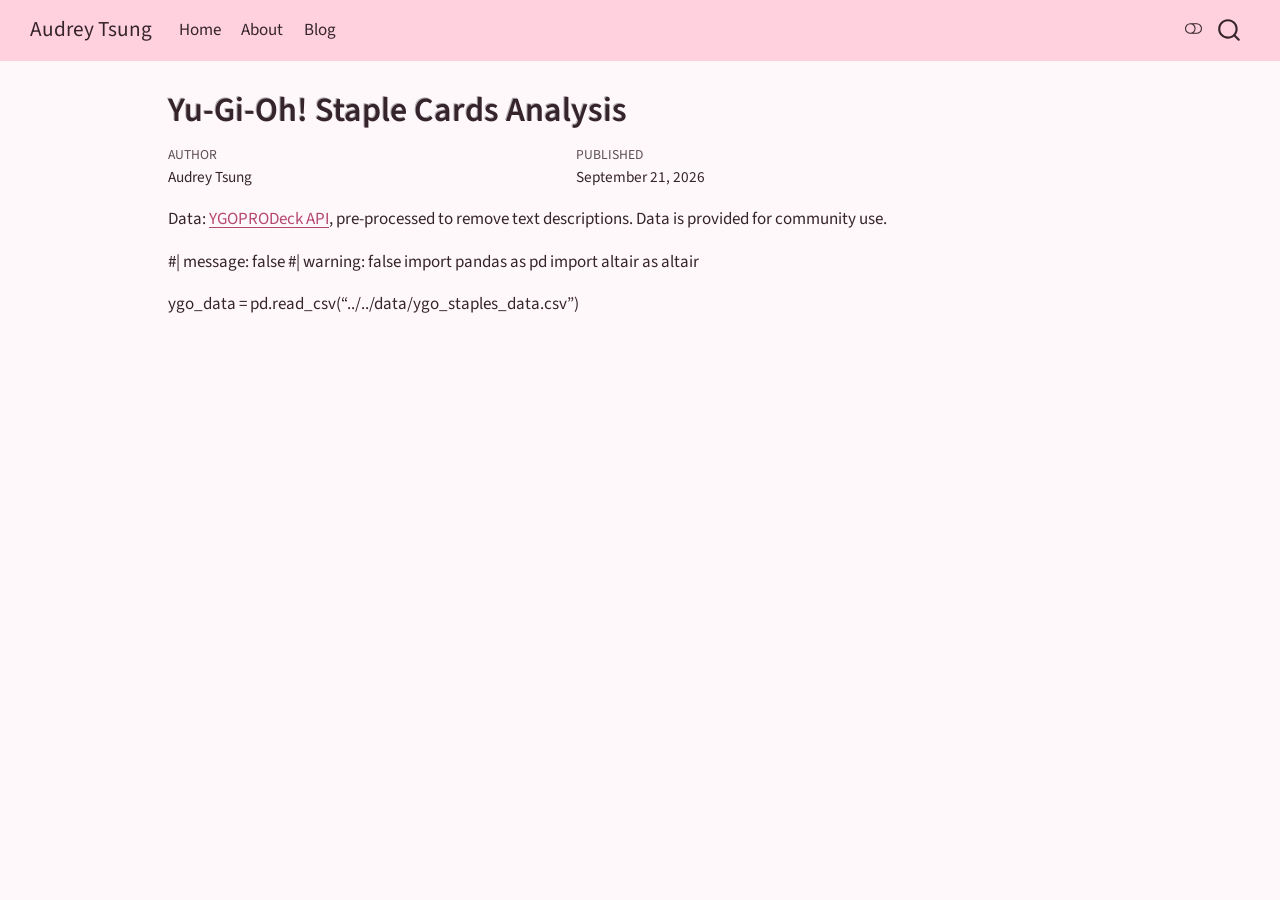
<file: docs/posts/yugioh-staples-py/index.html>
<!DOCTYPE html>
<html xmlns="http://www.w3.org/1999/xhtml" lang="en" xml:lang="en"><head>

<meta charset="utf-8">
<meta name="generator" content="quarto-1.10.18">

<meta name="viewport" content="width=device-width, initial-scale=1.0, user-scalable=yes">

<meta name="author" content="Audrey Tsung">
<meta name="dcterms.date" content="2026-09-21">

<title>Yu-Gi-Oh! Staple Cards Analysis – Audrey Tsung</title>
<style>
/* Default styles provided by pandoc.
** See https://pandoc.org/MANUAL.html#variables-for-html for config info.
*/
span.smallcaps{font-variant: small-caps;}
div.columns{display: flex; gap: 1.5em;}
div.column{flex: auto;}
@media screen {
div.columns{gap: min(4vw, 1.5em);}
div.column{overflow-x: auto;}
}
div.hanging-indent{margin-left: 1.5em; text-indent: -1.5em;}
ul.task-list{list-style: none;}
ul.task-list li input[type="checkbox"] {
  width: 0.8em;
  margin: 0 0.8em 0.2em -1em; /* quarto-specific, see https://github.com/quarto-dev/quarto-cli/issues/4556 */ 
  vertical-align: middle;
}
</style>


<script src="../../site_libs/quarto-nav/quarto-nav.js"></script>
<script src="../../site_libs/quarto-nav/headroom.min.js"></script>
<script src="../../site_libs/clipboard/clipboard.min.js"></script>
<script src="../../site_libs/quarto-search/autocomplete.umd.js"></script>
<script src="../../site_libs/quarto-search/fuse.min.js"></script>
<script src="../../site_libs/quarto-search/quarto-search.js"></script>
<meta name="quarto:offset" content="../../">
<link href="../../images/favicon.svg" rel="icon" type="image/svg+xml">
<script src="../../site_libs/quarto-html/quarto.js" type="module"></script>
<script src="../../site_libs/quarto-html/tabsets/tabsets.js" type="module"></script>
<script src="../../site_libs/quarto-html/popper.min.js"></script>
<script src="../../site_libs/quarto-html/tippy.umd.min.js"></script>
<script src="../../site_libs/quarto-html/anchor.min.js"></script>
<link href="../../site_libs/quarto-html/tippy.css" rel="stylesheet">
<link href="../../site_libs/quarto-html/quarto-syntax-highlighting-64a204ab8560d761af7679ceaba22944.css" rel="stylesheet" class="quarto-color-scheme" id="quarto-text-highlighting-styles">
<link href="../../site_libs/quarto-html/quarto-syntax-highlighting-dark-b85bc7c33db8c58e0ec93c3465666fed.css" rel="stylesheet" class="quarto-color-scheme quarto-color-alternate" id="quarto-text-highlighting-styles">
<link href="../../site_libs/quarto-html/quarto-syntax-highlighting-64a204ab8560d761af7679ceaba22944.css" rel="stylesheet" class="quarto-color-scheme-extra" id="quarto-text-highlighting-styles">
<script src="../../site_libs/bootstrap/bootstrap.min.js"></script>
<link href="../../site_libs/bootstrap/bootstrap-icons.css" rel="stylesheet">
<link href="../../site_libs/bootstrap/bootstrap-3a63ccd86d4a7ccaedff6b45b500ab10.min.css" rel="stylesheet" append-hash="true" class="quarto-color-scheme" id="quarto-bootstrap" data-mode="light">
<link href="../../site_libs/bootstrap/bootstrap-dark-51580bcd9c77cda9e0253343a8525ed6.min.css" rel="stylesheet" append-hash="true" class="quarto-color-scheme quarto-color-alternate" id="quarto-bootstrap" data-mode="dark">
<link href="../../site_libs/bootstrap/bootstrap-3a63ccd86d4a7ccaedff6b45b500ab10.min.css" rel="stylesheet" append-hash="true" class="quarto-color-scheme-extra" id="quarto-bootstrap" data-mode="light">
<script id="quarto-search-options" type="application/json">{
  "location": "navbar",
  "copy-button": false,
  "collapse-after": 3,
  "panel-placement": "end",
  "type": "overlay",
  "limit": 50,
  "keyboard-shortcut": [
    "f",
    "/",
    "s"
  ],
  "show-item-context": false,
  "language": {
    "search-no-results-text": "No results",
    "search-matching-documents-text": "matching documents",
    "search-copy-link-title": "Copy link to search",
    "search-hide-matches-text": "Hide additional matches",
    "search-more-match-text": "more match in this document",
    "search-more-matches-text": "more matches in this document",
    "search-clear-button-title": "Clear",
    "search-text-placeholder": "",
    "search-detached-cancel-button-title": "Cancel",
    "search-submit-button-title": "Submit",
    "search-label": "Search"
  }
}</script>


<link rel="stylesheet" href="../../styles.css">
</head>

<body class="nav-fixed quarto-light"><script id="quarto-html-before-body" type="application/javascript">
    const toggleBodyColorMode = (bsSheetEl) => {
      const mode = bsSheetEl.getAttribute("data-mode");
      const bodyEl = window.document.querySelector("body");
      if (mode === "dark") {
        bodyEl.classList.add("quarto-dark");
        bodyEl.classList.remove("quarto-light");
      } else {
        bodyEl.classList.add("quarto-light");
        bodyEl.classList.remove("quarto-dark");
      }
    }
    const toggleBodyColorPrimary = () => {
      const bsSheetEl = window.document.querySelector("link#quarto-bootstrap:not([rel=disabled-stylesheet])");
      if (bsSheetEl) {
        toggleBodyColorMode(bsSheetEl);
      }
    }
    const setColorSchemeToggle = (alternate) => {
      const toggles = window.document.querySelectorAll('.quarto-color-scheme-toggle');
      for (let i=0; i < toggles.length; i++) {
        const toggle = toggles[i];
        if (toggle) {
          if (alternate) {
            toggle.classList.add("alternate");
          } else {
            toggle.classList.remove("alternate");
          }
        }
      }
    };
    const toggleColorMode = (alternate) => {
      // Switch the stylesheets
      const primaryStylesheets = window.document.querySelectorAll('link.quarto-color-scheme:not(.quarto-color-alternate)');
      const alternateStylesheets = window.document.querySelectorAll('link.quarto-color-scheme.quarto-color-alternate');
      manageTransitions('#quarto-margin-sidebar .nav-link', false);
      if (alternate) {
        // note: dark is layered on light, we don't disable primary!
        enableStylesheet(alternateStylesheets);
        for (const sheetNode of alternateStylesheets) {
          if (sheetNode.id === "quarto-bootstrap") {
            toggleBodyColorMode(sheetNode);
          }
        }
      } else {
        disableStylesheet(alternateStylesheets);
        enableStylesheet(primaryStylesheets)
        toggleBodyColorPrimary();
      }
      manageTransitions('#quarto-margin-sidebar .nav-link', true);
      // Switch the toggles
      setColorSchemeToggle(alternate)
      // Hack to workaround the fact that safari doesn't
      // properly recolor the scrollbar when toggling (#1455)
      if (navigator.userAgent.indexOf('Safari') > 0 && navigator.userAgent.indexOf('Chrome') == -1) {
        manageTransitions("body", false);
        window.scrollTo(0, 1);
        setTimeout(() => {
          window.scrollTo(0, 0);
          manageTransitions("body", true);
        }, 40);
      }
    }
    const disableStylesheet = (stylesheets) => {
      for (let i=0; i < stylesheets.length; i++) {
        const stylesheet = stylesheets[i];
        stylesheet.rel = 'disabled-stylesheet';
      }
    }
    const enableStylesheet = (stylesheets) => {
      for (let i=0; i < stylesheets.length; i++) {
        const stylesheet = stylesheets[i];
        if(stylesheet.rel !== 'stylesheet') { // for Chrome, which will still FOUC without this check
          stylesheet.rel = 'stylesheet';
        }
      }
    }
    const manageTransitions = (selector, allowTransitions) => {
      const els = window.document.querySelectorAll(selector);
      for (let i=0; i < els.length; i++) {
        const el = els[i];
        if (allowTransitions) {
          el.classList.remove('notransition');
        } else {
          el.classList.add('notransition');
        }
      }
    }
    const isFileUrl = () => {
      return window.location.protocol === 'file:';
    }
    const hasAlternateSentinel = () => {
      let styleSentinel = getColorSchemeSentinel();
      if (styleSentinel !== null) {
        return styleSentinel === "alternate";
      } else {
        return false;
      }
    }
    const setStyleSentinel = (alternate) => {
      const value = alternate ? "alternate" : "default";
      if (!isFileUrl()) {
        window.localStorage.setItem("quarto-color-scheme", value);
      } else {
        localAlternateSentinel = value;
      }
    }
    const getColorSchemeSentinel = () => {
      if (!isFileUrl()) {
        const storageValue = window.localStorage.getItem("quarto-color-scheme");
        return storageValue != null ? storageValue : localAlternateSentinel;
      } else {
        return localAlternateSentinel;
      }
    }
    const toggleGiscusIfUsed = (isAlternate, darkModeDefault) => {
      const baseTheme = document.querySelector('#giscus-base-theme')?.value ?? 'light';
      const alternateTheme = document.querySelector('#giscus-alt-theme')?.value ?? 'dark';
      let newTheme = '';
      if(authorPrefersDark) {
        newTheme = isAlternate ? baseTheme : alternateTheme;
      } else {
        newTheme = isAlternate ? alternateTheme : baseTheme;
      }
      const changeGiscusTheme = () => {
        // From: https://github.com/giscus/giscus/issues/336
        const sendMessage = (message) => {
          const iframe = document.querySelector('iframe.giscus-frame');
          if (!iframe) return;
          iframe.contentWindow.postMessage({ giscus: message }, 'https://giscus.app');
        }
        sendMessage({
          setConfig: {
            theme: newTheme
          }
        });
      }
      const isGiscussLoaded = window.document.querySelector('iframe.giscus-frame') !== null;
      if (isGiscussLoaded) {
        changeGiscusTheme();
      }
    };
    const authorPrefersDark = false;
    const darkModeDefault = authorPrefersDark;
      document.querySelector('link#quarto-text-highlighting-styles.quarto-color-scheme-extra').rel = 'disabled-stylesheet';
      document.querySelector('link#quarto-bootstrap.quarto-color-scheme-extra').rel = 'disabled-stylesheet';
    let localAlternateSentinel = darkModeDefault ? 'alternate' : 'default';
    // Dark / light mode switch
    window.quartoToggleColorScheme = () => {
      // Read the current dark / light value
      let toAlternate = !hasAlternateSentinel();
      toggleColorMode(toAlternate);
      setStyleSentinel(toAlternate);
      toggleGiscusIfUsed(toAlternate, darkModeDefault);
      window.dispatchEvent(new Event('resize'));
    };
    // Switch to dark mode if need be
    if (hasAlternateSentinel()) {
      toggleColorMode(true);
    } else {
      toggleColorMode(false);
    }
  </script>

<div id="quarto-search-results"></div>
  <header id="quarto-header" class="headroom fixed-top">
    <nav class="navbar navbar-expand-lg " data-bs-theme="dark">
      <div class="navbar-container container-fluid">
      <div class="navbar-brand-container mx-auto">
    <a class="navbar-brand" href="../../index.html">
    <span class="navbar-title">Audrey Tsung</span>
    </a>
  </div>
            <div id="quarto-search" class="" title="Search"></div>
          <button class="navbar-toggler" type="button" data-bs-toggle="collapse" data-bs-target="#navbarCollapse" aria-controls="navbarCollapse" role="menu" aria-expanded="false" aria-label="Toggle navigation" onclick="if (window.quartoToggleHeadroom) { window.quartoToggleHeadroom(); }">
  <span class="navbar-toggler-icon"></span>
</button>
          <div class="collapse navbar-collapse" id="navbarCollapse">
            <ul class="navbar-nav navbar-nav-scroll me-auto">
  <li class="nav-item">
    <a class="nav-link" href="../../index.html"> 
<span class="menu-text">Home</span></a>
  </li>  
  <li class="nav-item">
    <a class="nav-link" href="../../about.html"> 
<span class="menu-text">About</span></a>
  </li>  
  <li class="nav-item">
    <a class="nav-link" href="../../blog.html"> 
<span class="menu-text">Blog</span></a>
  </li>  
</ul>
          </div> <!-- /navcollapse -->
            <div class="quarto-navbar-tools">
  <a href="" class="quarto-color-scheme-toggle quarto-navigation-tool  px-1" onclick="window.quartoToggleColorScheme(); return false;" title="Toggle dark mode"><i class="bi"></i></a>
</div>
      </div> <!-- /container-fluid -->
    </nav>
</header>
<!-- content -->
<div id="quarto-content" class="quarto-container page-columns page-rows-contents page-layout-article page-navbar">
<!-- sidebar -->
<!-- margin-sidebar -->
    <div id="quarto-margin-sidebar" class="sidebar margin-sidebar zindex-bottom">
        
    </div>
<!-- main -->
<main class="content" id="quarto-document-content">


<header id="title-block-header" class="quarto-title-block default">
<div class="quarto-title">
<h1 class="title">Yu-Gi-Oh! Staple Cards Analysis</h1>
</div>



<div class="quarto-title-meta">

    <div>
    <div class="quarto-title-meta-heading">Author</div>
    <div class="quarto-title-meta-contents">
             <p>Audrey Tsung </p>
          </div>
  </div>
    
    <div>
    <div class="quarto-title-meta-heading">Published</div>
    <div class="quarto-title-meta-contents">
      <p class="date">September 21, 2026</p>
    </div>
  </div>
  
    
  </div>
  


</header>


<p>Data: <a href="https://ygoprodeck.com/api-guide/">YGOPRODeck API</a>, pre-processed to remove text descriptions. Data is provided for community use.</p>
<p>#| message: false #| warning: false import pandas as pd import altair as altair</p>
<p>ygo_data = pd.read_csv(“../../data/ygo_staples_data.csv”)</p>



</main> <!-- /main -->
<script id="quarto-html-after-body" type="application/javascript">
  window.document.addEventListener("DOMContentLoaded", function (event) {
    // Ensure there is a toggle, if there isn't float one in the top right
    if (window.document.querySelector('.quarto-color-scheme-toggle') === null) {
      const a = window.document.createElement('a');
      a.classList.add('top-right');
      a.classList.add('quarto-color-scheme-toggle');
      a.href = "";
      a.onclick = function() { try { window.quartoToggleColorScheme(); } catch {} return false; };
      const i = window.document.createElement("i");
      i.classList.add('bi');
      a.appendChild(i);
      window.document.body.appendChild(a);
    }
    setColorSchemeToggle(hasAlternateSentinel())
    const icon = "";
    const anchorJS = new window.AnchorJS();
    anchorJS.options = {
      placement: 'right',
      icon: icon
    };
    anchorJS.add('.anchored');
    const isCodeAnnotation = (el) => {
      for (const clz of el.classList) {
        if (clz.startsWith('code-annotation-')) {                     
          return true;
        }
      }
      return false;
    }
    const onCopySuccess = function(e) {
      // button target
      const button = e.trigger;
      // don't keep focus
      button.blur();
      // flash "checked"
      button.classList.add('code-copy-button-checked');
      var currentTitle = button.getAttribute("title");
      button.setAttribute("title", "Copied!");
      let tooltip;
      if (window.bootstrap) {
        button.setAttribute("data-bs-toggle", "tooltip");
        button.setAttribute("data-bs-placement", "left");
        button.setAttribute("data-bs-title", "Copied!");
        tooltip = new bootstrap.Tooltip(button, 
          { trigger: "manual", 
            customClass: "code-copy-button-tooltip",
            offset: [0, -8]});
        tooltip.show();    
      }
      setTimeout(function() {
        if (tooltip) {
          tooltip.hide();
          button.removeAttribute("data-bs-title");
          button.removeAttribute("data-bs-toggle");
          button.removeAttribute("data-bs-placement");
        }
        button.setAttribute("title", currentTitle);
        button.classList.remove('code-copy-button-checked');
      }, 1000);
      // clear code selection
      e.clearSelection();
    }
    const getTextToCopy = function(trigger) {
      const outerScaffold = trigger.parentElement.cloneNode(true);
      const codeEl = outerScaffold.querySelector('code');
      for (const childEl of codeEl.children) {
        if (isCodeAnnotation(childEl)) {
          childEl.remove();
        }
      }
      return codeEl.innerText;
    }
    const clipboard = new window.ClipboardJS('.code-copy-button:not([data-in-quarto-modal])', {
      text: getTextToCopy
    });
    clipboard.on('success', onCopySuccess);
    if (window.document.getElementById('quarto-embedded-source-code-modal')) {
      const clipboardModal = new window.ClipboardJS('.code-copy-button[data-in-quarto-modal]', {
        text: getTextToCopy,
        container: window.document.getElementById('quarto-embedded-source-code-modal')
      });
      clipboardModal.on('success', onCopySuccess);
    }
      var localhostRegex = new RegExp(/^(?:http|https):\/\/localhost\:?[0-9]*\//);
      var mailtoRegex = new RegExp(/^mailto:/);
        var filterRegex = new RegExp('/' + window.location.host + '/');
      var isInternal = (href) => {
          return filterRegex.test(href) || localhostRegex.test(href) || mailtoRegex.test(href);
      }
      // Inspect non-navigation links and adorn them if external
     var links = window.document.querySelectorAll('a[href]:not(.nav-link):not(.navbar-brand):not(.toc-action):not(.sidebar-link):not(.sidebar-item-toggle):not(.pagination-link):not(.no-external):not([aria-hidden]):not(.dropdown-item):not(.quarto-navigation-tool):not(.about-link)');
      for (var i=0; i<links.length; i++) {
        const link = links[i];
        if (!isInternal(link.href)) {
          // undo the damage that might have been done by quarto-nav.js in the case of
          // links that we want to consider external
          if (link.dataset.originalHref !== undefined) {
            link.href = link.dataset.originalHref;
          }
        }
      }
    function tippyHover(el, contentFn, onTriggerFn, onUntriggerFn) {
      const config = {
        allowHTML: true,
        maxWidth: 500,
        delay: 100,
        arrow: false,
        appendTo: function(el) {
            return el.parentElement;
        },
        interactive: true,
        interactiveBorder: 10,
        theme: 'quarto',
        placement: 'bottom-start',
      };
      if (contentFn) {
        config.content = contentFn;
      }
      if (onTriggerFn) {
        config.onTrigger = onTriggerFn;
      }
      if (onUntriggerFn) {
        config.onUntrigger = onUntriggerFn;
      }
      window.tippy(el, config); 
    }
    const noterefs = window.document.querySelectorAll('a[role="doc-noteref"]');
    for (var i=0; i<noterefs.length; i++) {
      const ref = noterefs[i];
      tippyHover(ref, function() {
        // use id or data attribute instead here
        let href = ref.getAttribute('data-footnote-href') || ref.getAttribute('href');
        try { href = new URL(href).hash; } catch {}
        const id = href.replace(/^#\/?/, "");
        const note = window.document.getElementById(id);
        if (note) {
          return note.innerHTML;
        } else {
          return "";
        }
      });
    }
    const xrefs = window.document.querySelectorAll('a.quarto-xref');
    const processXRef = (id, note) => {
      // Strip column container classes
      const stripColumnClz = (el) => {
        el.classList.remove("page-full", "page-columns");
        if (el.children) {
          for (const child of el.children) {
            stripColumnClz(child);
          }
        }
      }
      stripColumnClz(note)
      if (id === null || id.startsWith('sec-')) {
        // Special case sections, only their first couple elements
        const container = document.createElement("div");
        if (note.children && note.children.length > 2) {
          container.appendChild(note.children[0].cloneNode(true));
          for (let i = 1; i < note.children.length; i++) {
            const child = note.children[i];
            if (child.tagName === "P" && child.innerText === "") {
              continue;
            } else {
              container.appendChild(child.cloneNode(true));
              break;
            }
          }
          if (window.Quarto?.typesetMath) {
            window.Quarto.typesetMath(container);
          }
          return container.innerHTML
        } else {
          if (window.Quarto?.typesetMath) {
            window.Quarto.typesetMath(note);
          }
          return note.innerHTML;
        }
      } else {
        // Remove any anchor links if they are present
        const anchorLink = note.querySelector('a.anchorjs-link');
        if (anchorLink) {
          anchorLink.remove();
        }
        if (window.Quarto?.typesetMath) {
          window.Quarto.typesetMath(note);
        }
        if (note.classList.contains("callout")) {
          return note.outerHTML;
        } else {
          return note.innerHTML;
        }
      }
    }
    for (var i=0; i<xrefs.length; i++) {
      const xref = xrefs[i];
      tippyHover(xref, undefined, function(instance) {
        instance.disable();
        let url = xref.getAttribute('href');
        let hash = undefined; 
        if (url.startsWith('#')) {
          hash = url;
        } else {
          try { hash = new URL(url).hash; } catch {}
        }
        if (hash) {
          const id = hash.replace(/^#\/?/, "");
          const note = window.document.getElementById(id);
          if (note !== null) {
            try {
              const html = processXRef(id, note.cloneNode(true));
              instance.setContent(html);
            } finally {
              instance.enable();
              instance.show();
            }
          } else {
            // See if we can fetch this
            fetch(url.split('#')[0])
            .then(res => res.text())
            .then(html => {
              const parser = new DOMParser();
              const htmlDoc = parser.parseFromString(html, "text/html");
              const note = htmlDoc.getElementById(id);
              if (note !== null) {
                const html = processXRef(id, note);
                instance.setContent(html);
              } 
            }).finally(() => {
              instance.enable();
              instance.show();
            });
          }
        } else {
          // See if we can fetch a full url (with no hash to target)
          // This is a special case and we should probably do some content thinning / targeting
          fetch(url)
          .then(res => res.text())
          .then(html => {
            const parser = new DOMParser();
            const htmlDoc = parser.parseFromString(html, "text/html");
            const note = htmlDoc.querySelector('main.content');
            if (note !== null) {
              // This should only happen for chapter cross references
              // (since there is no id in the URL)
              // remove the first header
              if (note.children.length > 0 && note.children[0].tagName === "HEADER") {
                note.children[0].remove();
              }
              const html = processXRef(null, note);
              instance.setContent(html);
            } 
          }).finally(() => {
            instance.enable();
            instance.show();
          });
        }
      }, function(instance) {
      });
    }
        let selectedAnnoteEl;
        const selectorForAnnotation = ( cell, annotation) => {
          let cellAttr = 'data-code-cell="' + cell + '"';
          let lineAttr = 'data-code-annotation="' +  annotation + '"';
          const selector = 'span[' + cellAttr + '][' + lineAttr + ']';
          return selector;
        }
        const selectCodeLines = (annoteEl) => {
          const doc = window.document;
          const targetCell = annoteEl.getAttribute("data-target-cell");
          const targetAnnotation = annoteEl.getAttribute("data-target-annotation");
          const annoteSpan = window.document.querySelector(selectorForAnnotation(targetCell, targetAnnotation));
          const lines = annoteSpan.getAttribute("data-code-lines").split(",");
          const lineIds = lines.map((line) => {
            return targetCell + "-" + line;
          })
          let top = null;
          let height = null;
          let parent = null;
          if (lineIds.length > 0) {
              //compute the position of the single el (top and bottom and make a div)
              const el = window.document.getElementById(lineIds[0]);
              top = el.offsetTop;
              height = el.offsetHeight;
              parent = el.parentElement.parentElement;
            if (lineIds.length > 1) {
              const lastEl = window.document.getElementById(lineIds[lineIds.length - 1]);
              const bottom = lastEl.offsetTop + lastEl.offsetHeight;
              height = bottom - top;
            }
            if (top !== null && height !== null && parent !== null) {
              // cook up a div (if necessary) and position it 
              let div = window.document.getElementById("code-annotation-line-highlight");
              if (div === null) {
                div = window.document.createElement("div");
                div.setAttribute("id", "code-annotation-line-highlight");
                div.style.position = 'absolute';
                parent.appendChild(div);
              }
              div.style.top = top - 2 + "px";
              div.style.height = height + 4 + "px";
              div.style.left = 0;
              let gutterDiv = window.document.getElementById("code-annotation-line-highlight-gutter");
              if (gutterDiv === null) {
                gutterDiv = window.document.createElement("div");
                gutterDiv.setAttribute("id", "code-annotation-line-highlight-gutter");
                gutterDiv.style.position = 'absolute';
                const codeCell = window.document.getElementById(targetCell);
                const gutter = codeCell.querySelector('.code-annotation-gutter');
                gutter.appendChild(gutterDiv);
              }
              gutterDiv.style.top = top - 2 + "px";
              gutterDiv.style.height = height + 4 + "px";
            }
            selectedAnnoteEl = annoteEl;
          }
        };
        const unselectCodeLines = () => {
          const elementsIds = ["code-annotation-line-highlight", "code-annotation-line-highlight-gutter"];
          elementsIds.forEach((elId) => {
            const div = window.document.getElementById(elId);
            if (div) {
              div.remove();
            }
          });
          selectedAnnoteEl = undefined;
        };
          // Handle positioning of the toggle
      window.addEventListener(
        "resize",
        throttle(() => {
          elRect = undefined;
          if (selectedAnnoteEl) {
            selectCodeLines(selectedAnnoteEl);
          }
        }, 10)
      );
      function throttle(fn, ms) {
      let throttle = false;
      let timer;
        return (...args) => {
          if(!throttle) { // first call gets through
              fn.apply(this, args);
              throttle = true;
          } else { // all the others get throttled
              if(timer) clearTimeout(timer); // cancel #2
              timer = setTimeout(() => {
                fn.apply(this, args);
                timer = throttle = false;
              }, ms);
          }
        };
      }
        // Attach click handler to the DT
        const annoteDls = window.document.querySelectorAll('dt[data-target-cell]');
        for (const annoteDlNode of annoteDls) {
          annoteDlNode.addEventListener('click', (event) => {
            const clickedEl = event.target;
            if (clickedEl !== selectedAnnoteEl) {
              unselectCodeLines();
              const activeEl = window.document.querySelector('dt[data-target-cell].code-annotation-active');
              if (activeEl) {
                activeEl.classList.remove('code-annotation-active');
              }
              selectCodeLines(clickedEl);
              clickedEl.classList.add('code-annotation-active');
            } else {
              // Unselect the line
              unselectCodeLines();
              clickedEl.classList.remove('code-annotation-active');
            }
          });
        }
    const findCites = (el) => {
      const parentEl = el.parentElement;
      if (parentEl) {
        const cites = parentEl.dataset.cites;
        if (cites) {
          return {
            el,
            cites: cites.split(' ')
          };
        } else {
          return findCites(el.parentElement)
        }
      } else {
        return undefined;
      }
    };
    var bibliorefs = window.document.querySelectorAll('a[role="doc-biblioref"]');
    for (var i=0; i<bibliorefs.length; i++) {
      const ref = bibliorefs[i];
      const citeInfo = findCites(ref);
      if (citeInfo) {
        tippyHover(citeInfo.el, function() {
          var popup = window.document.createElement('div');
          citeInfo.cites.forEach(function(cite) {
            var citeDiv = window.document.createElement('div');
            citeDiv.classList.add('hanging-indent');
            citeDiv.classList.add('csl-entry');
            var biblioDiv = window.document.getElementById('ref-' + cite);
            if (biblioDiv) {
              citeDiv.innerHTML = biblioDiv.innerHTML;
            }
            popup.appendChild(citeDiv);
          });
          return popup.innerHTML;
        });
      }
    }
  });
  </script>
</div> <!-- /content -->




</body></html>
</file>
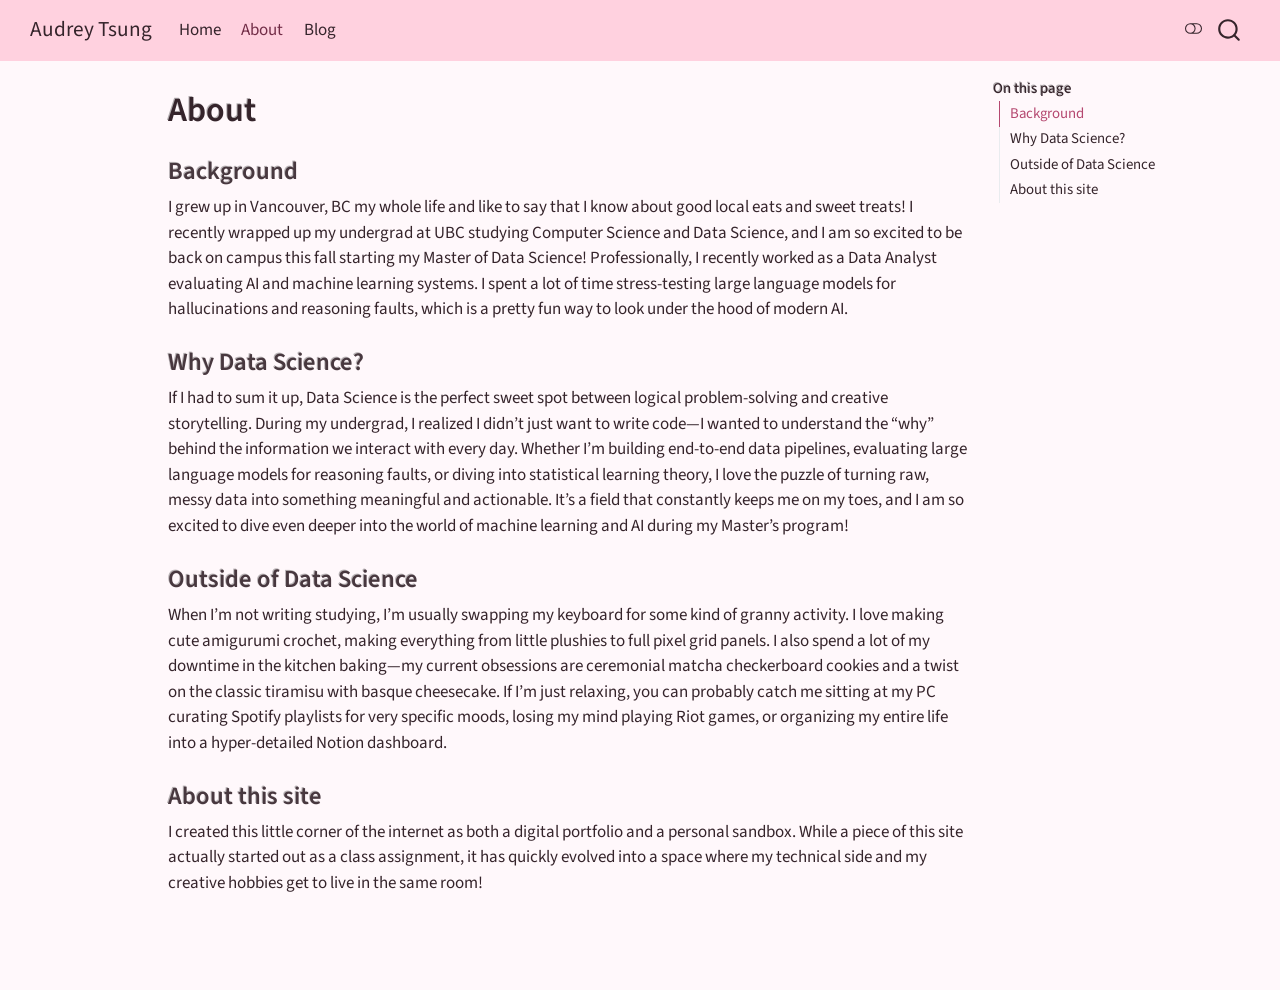
<file: docs/about.html>
<!DOCTYPE html>
<html xmlns="http://www.w3.org/1999/xhtml" lang="en" xml:lang="en"><head>

<meta charset="utf-8">
<meta name="generator" content="quarto-1.10.18">

<meta name="viewport" content="width=device-width, initial-scale=1.0, user-scalable=yes">


<title>About – Audrey Tsung</title>
<style>
/* Default styles provided by pandoc.
** See https://pandoc.org/MANUAL.html#variables-for-html for config info.
*/
span.smallcaps{font-variant: small-caps;}
div.columns{display: flex; gap: 1.5em;}
div.column{flex: auto;}
@media screen {
div.columns{gap: min(4vw, 1.5em);}
div.column{overflow-x: auto;}
}
div.hanging-indent{margin-left: 1.5em; text-indent: -1.5em;}
ul.task-list{list-style: none;}
ul.task-list li input[type="checkbox"] {
  width: 0.8em;
  margin: 0 0.8em 0.2em -1em; /* quarto-specific, see https://github.com/quarto-dev/quarto-cli/issues/4556 */ 
  vertical-align: middle;
}
</style>


<script src="site_libs/quarto-nav/quarto-nav.js"></script>
<script src="site_libs/quarto-nav/headroom.min.js"></script>
<script src="site_libs/clipboard/clipboard.min.js"></script>
<script src="site_libs/quarto-search/autocomplete.umd.js"></script>
<script src="site_libs/quarto-search/fuse.min.js"></script>
<script src="site_libs/quarto-search/quarto-search.js"></script>
<meta name="quarto:offset" content="./">
<link href="./images/favicon.svg" rel="icon" type="image/svg+xml">
<script src="site_libs/quarto-html/quarto.js" type="module"></script>
<script src="site_libs/quarto-html/tabsets/tabsets.js" type="module"></script>
<script src="site_libs/quarto-html/popper.min.js"></script>
<script src="site_libs/quarto-html/tippy.umd.min.js"></script>
<script src="site_libs/quarto-html/anchor.min.js"></script>
<link href="site_libs/quarto-html/tippy.css" rel="stylesheet">
<link href="site_libs/quarto-html/quarto-syntax-highlighting-64a204ab8560d761af7679ceaba22944.css" rel="stylesheet" class="quarto-color-scheme" id="quarto-text-highlighting-styles">
<link href="site_libs/quarto-html/quarto-syntax-highlighting-dark-b85bc7c33db8c58e0ec93c3465666fed.css" rel="stylesheet" class="quarto-color-scheme quarto-color-alternate" id="quarto-text-highlighting-styles">
<link href="site_libs/quarto-html/quarto-syntax-highlighting-64a204ab8560d761af7679ceaba22944.css" rel="stylesheet" class="quarto-color-scheme-extra" id="quarto-text-highlighting-styles">
<script src="site_libs/bootstrap/bootstrap.min.js"></script>
<link href="site_libs/bootstrap/bootstrap-icons.css" rel="stylesheet">
<link href="site_libs/bootstrap/bootstrap-3a63ccd86d4a7ccaedff6b45b500ab10.min.css" rel="stylesheet" append-hash="true" class="quarto-color-scheme" id="quarto-bootstrap" data-mode="light">
<link href="site_libs/bootstrap/bootstrap-dark-51580bcd9c77cda9e0253343a8525ed6.min.css" rel="stylesheet" append-hash="true" class="quarto-color-scheme quarto-color-alternate" id="quarto-bootstrap" data-mode="dark">
<link href="site_libs/bootstrap/bootstrap-3a63ccd86d4a7ccaedff6b45b500ab10.min.css" rel="stylesheet" append-hash="true" class="quarto-color-scheme-extra" id="quarto-bootstrap" data-mode="light">
<script id="quarto-search-options" type="application/json">{
  "location": "navbar",
  "copy-button": false,
  "collapse-after": 3,
  "panel-placement": "end",
  "type": "overlay",
  "limit": 50,
  "keyboard-shortcut": [
    "f",
    "/",
    "s"
  ],
  "show-item-context": false,
  "language": {
    "search-no-results-text": "No results",
    "search-matching-documents-text": "matching documents",
    "search-copy-link-title": "Copy link to search",
    "search-hide-matches-text": "Hide additional matches",
    "search-more-match-text": "more match in this document",
    "search-more-matches-text": "more matches in this document",
    "search-clear-button-title": "Clear",
    "search-text-placeholder": "",
    "search-detached-cancel-button-title": "Cancel",
    "search-submit-button-title": "Submit",
    "search-label": "Search"
  }
}</script>


<link rel="stylesheet" href="styles.css">
</head>

<body class="nav-fixed quarto-light"><script id="quarto-html-before-body" type="application/javascript">
    const toggleBodyColorMode = (bsSheetEl) => {
      const mode = bsSheetEl.getAttribute("data-mode");
      const bodyEl = window.document.querySelector("body");
      if (mode === "dark") {
        bodyEl.classList.add("quarto-dark");
        bodyEl.classList.remove("quarto-light");
      } else {
        bodyEl.classList.add("quarto-light");
        bodyEl.classList.remove("quarto-dark");
      }
    }
    const toggleBodyColorPrimary = () => {
      const bsSheetEl = window.document.querySelector("link#quarto-bootstrap:not([rel=disabled-stylesheet])");
      if (bsSheetEl) {
        toggleBodyColorMode(bsSheetEl);
      }
    }
    const setColorSchemeToggle = (alternate) => {
      const toggles = window.document.querySelectorAll('.quarto-color-scheme-toggle');
      for (let i=0; i < toggles.length; i++) {
        const toggle = toggles[i];
        if (toggle) {
          if (alternate) {
            toggle.classList.add("alternate");
          } else {
            toggle.classList.remove("alternate");
          }
        }
      }
    };
    const toggleColorMode = (alternate) => {
      // Switch the stylesheets
      const primaryStylesheets = window.document.querySelectorAll('link.quarto-color-scheme:not(.quarto-color-alternate)');
      const alternateStylesheets = window.document.querySelectorAll('link.quarto-color-scheme.quarto-color-alternate');
      manageTransitions('#quarto-margin-sidebar .nav-link', false);
      if (alternate) {
        // note: dark is layered on light, we don't disable primary!
        enableStylesheet(alternateStylesheets);
        for (const sheetNode of alternateStylesheets) {
          if (sheetNode.id === "quarto-bootstrap") {
            toggleBodyColorMode(sheetNode);
          }
        }
      } else {
        disableStylesheet(alternateStylesheets);
        enableStylesheet(primaryStylesheets)
        toggleBodyColorPrimary();
      }
      manageTransitions('#quarto-margin-sidebar .nav-link', true);
      // Switch the toggles
      setColorSchemeToggle(alternate)
      // Hack to workaround the fact that safari doesn't
      // properly recolor the scrollbar when toggling (#1455)
      if (navigator.userAgent.indexOf('Safari') > 0 && navigator.userAgent.indexOf('Chrome') == -1) {
        manageTransitions("body", false);
        window.scrollTo(0, 1);
        setTimeout(() => {
          window.scrollTo(0, 0);
          manageTransitions("body", true);
        }, 40);
      }
    }
    const disableStylesheet = (stylesheets) => {
      for (let i=0; i < stylesheets.length; i++) {
        const stylesheet = stylesheets[i];
        stylesheet.rel = 'disabled-stylesheet';
      }
    }
    const enableStylesheet = (stylesheets) => {
      for (let i=0; i < stylesheets.length; i++) {
        const stylesheet = stylesheets[i];
        if(stylesheet.rel !== 'stylesheet') { // for Chrome, which will still FOUC without this check
          stylesheet.rel = 'stylesheet';
        }
      }
    }
    const manageTransitions = (selector, allowTransitions) => {
      const els = window.document.querySelectorAll(selector);
      for (let i=0; i < els.length; i++) {
        const el = els[i];
        if (allowTransitions) {
          el.classList.remove('notransition');
        } else {
          el.classList.add('notransition');
        }
      }
    }
    const isFileUrl = () => {
      return window.location.protocol === 'file:';
    }
    const hasAlternateSentinel = () => {
      let styleSentinel = getColorSchemeSentinel();
      if (styleSentinel !== null) {
        return styleSentinel === "alternate";
      } else {
        return false;
      }
    }
    const setStyleSentinel = (alternate) => {
      const value = alternate ? "alternate" : "default";
      if (!isFileUrl()) {
        window.localStorage.setItem("quarto-color-scheme", value);
      } else {
        localAlternateSentinel = value;
      }
    }
    const getColorSchemeSentinel = () => {
      if (!isFileUrl()) {
        const storageValue = window.localStorage.getItem("quarto-color-scheme");
        return storageValue != null ? storageValue : localAlternateSentinel;
      } else {
        return localAlternateSentinel;
      }
    }
    const toggleGiscusIfUsed = (isAlternate, darkModeDefault) => {
      const baseTheme = document.querySelector('#giscus-base-theme')?.value ?? 'light';
      const alternateTheme = document.querySelector('#giscus-alt-theme')?.value ?? 'dark';
      let newTheme = '';
      if(authorPrefersDark) {
        newTheme = isAlternate ? baseTheme : alternateTheme;
      } else {
        newTheme = isAlternate ? alternateTheme : baseTheme;
      }
      const changeGiscusTheme = () => {
        // From: https://github.com/giscus/giscus/issues/336
        const sendMessage = (message) => {
          const iframe = document.querySelector('iframe.giscus-frame');
          if (!iframe) return;
          iframe.contentWindow.postMessage({ giscus: message }, 'https://giscus.app');
        }
        sendMessage({
          setConfig: {
            theme: newTheme
          }
        });
      }
      const isGiscussLoaded = window.document.querySelector('iframe.giscus-frame') !== null;
      if (isGiscussLoaded) {
        changeGiscusTheme();
      }
    };
    const authorPrefersDark = false;
    const darkModeDefault = authorPrefersDark;
      document.querySelector('link#quarto-text-highlighting-styles.quarto-color-scheme-extra').rel = 'disabled-stylesheet';
      document.querySelector('link#quarto-bootstrap.quarto-color-scheme-extra').rel = 'disabled-stylesheet';
    let localAlternateSentinel = darkModeDefault ? 'alternate' : 'default';
    // Dark / light mode switch
    window.quartoToggleColorScheme = () => {
      // Read the current dark / light value
      let toAlternate = !hasAlternateSentinel();
      toggleColorMode(toAlternate);
      setStyleSentinel(toAlternate);
      toggleGiscusIfUsed(toAlternate, darkModeDefault);
      window.dispatchEvent(new Event('resize'));
    };
    // Switch to dark mode if need be
    if (hasAlternateSentinel()) {
      toggleColorMode(true);
    } else {
      toggleColorMode(false);
    }
  </script>

<div id="quarto-search-results"></div>
  <header id="quarto-header" class="headroom fixed-top">
    <nav class="navbar navbar-expand-lg " data-bs-theme="dark">
      <div class="navbar-container container-fluid">
      <div class="navbar-brand-container mx-auto">
    <a class="navbar-brand" href="./index.html">
    <span class="navbar-title">Audrey Tsung</span>
    </a>
  </div>
            <div id="quarto-search" class="" title="Search"></div>
          <button class="navbar-toggler" type="button" data-bs-toggle="collapse" data-bs-target="#navbarCollapse" aria-controls="navbarCollapse" role="menu" aria-expanded="false" aria-label="Toggle navigation" onclick="if (window.quartoToggleHeadroom) { window.quartoToggleHeadroom(); }">
  <span class="navbar-toggler-icon"></span>
</button>
          <div class="collapse navbar-collapse" id="navbarCollapse">
            <ul class="navbar-nav navbar-nav-scroll me-auto">
  <li class="nav-item">
    <a class="nav-link" href="./index.html"> 
<span class="menu-text">Home</span></a>
  </li>  
  <li class="nav-item">
    <a class="nav-link active" href="./about.html" aria-current="page"> 
<span class="menu-text">About</span></a>
  </li>  
  <li class="nav-item">
    <a class="nav-link" href="./blog.html"> 
<span class="menu-text">Blog</span></a>
  </li>  
</ul>
          </div> <!-- /navcollapse -->
            <div class="quarto-navbar-tools">
  <a href="" class="quarto-color-scheme-toggle quarto-navigation-tool  px-1" onclick="window.quartoToggleColorScheme(); return false;" title="Toggle dark mode"><i class="bi"></i></a>
</div>
      </div> <!-- /container-fluid -->
    </nav>
</header>
<!-- content -->
<div id="quarto-content" class="quarto-container page-columns page-rows-contents page-layout-article page-navbar">
<!-- sidebar -->
<!-- margin-sidebar -->
    <div id="quarto-margin-sidebar" class="sidebar margin-sidebar">
        <nav id="TOC" role="doc-toc" class="toc-active">
    <h2 id="toc-title">On this page</h2>
   
  <ul>
  <li><a href="#background" id="toc-background" class="nav-link active" data-scroll-target="#background">Background</a></li>
  <li><a href="#why-data-science" id="toc-why-data-science" class="nav-link" data-scroll-target="#why-data-science">Why Data Science?</a></li>
  <li><a href="#outside-of-data-science" id="toc-outside-of-data-science" class="nav-link" data-scroll-target="#outside-of-data-science">Outside of Data Science</a></li>
  <li><a href="#about-this-site" id="toc-about-this-site" class="nav-link" data-scroll-target="#about-this-site">About this site</a></li>
  </ul>
</nav>
    </div>
<!-- main -->
<main class="content" id="quarto-document-content">


<header id="title-block-header" class="quarto-title-block default">
<div class="quarto-title">
<h1 class="title">About</h1>
</div>



<div class="quarto-title-meta">

    
  
    
  </div>
  


</header>


<section id="background" class="level3">
<h3 class="anchored" data-anchor-id="background">Background</h3>
<p>I grew up in Vancouver, BC my whole life and like to say that I know about good local eats and sweet treats! I recently wrapped up my undergrad at UBC studying Computer Science and Data Science, and I am so excited to be back on campus this fall starting my Master of Data Science! Professionally, I recently worked as a Data Analyst evaluating AI and machine learning systems. I spent a lot of time stress-testing large language models for hallucinations and reasoning faults, which is a pretty fun way to look under the hood of modern AI.</p>
</section>
<section id="why-data-science" class="level3">
<h3 class="anchored" data-anchor-id="why-data-science">Why Data Science?</h3>
<p>If I had to sum it up, Data Science is the perfect sweet spot between logical problem-solving and creative storytelling. During my undergrad, I realized I didn’t just want to write code—I wanted to understand the “why” behind the information we interact with every day. Whether I’m building end-to-end data pipelines, evaluating large language models for reasoning faults, or diving into statistical learning theory, I love the puzzle of turning raw, messy data into something meaningful and actionable. It’s a field that constantly keeps me on my toes, and I am so excited to dive even deeper into the world of machine learning and AI during my Master’s program!</p>
</section>
<section id="outside-of-data-science" class="level3">
<h3 class="anchored" data-anchor-id="outside-of-data-science">Outside of Data Science</h3>
<p>When I’m not writing studying, I’m usually swapping my keyboard for some kind of granny activity. I love making cute amigurumi crochet, making everything from little plushies to full pixel grid panels. I also spend a lot of my downtime in the kitchen baking—my current obsessions are ceremonial matcha checkerboard cookies and a twist on the classic tiramisu with basque cheesecake. If I’m just relaxing, you can probably catch me sitting at my PC curating Spotify playlists for very specific moods, losing my mind playing Riot games, or organizing my entire life into a hyper-detailed Notion dashboard.</p>
</section>
<section id="about-this-site" class="level3">
<h3 class="anchored" data-anchor-id="about-this-site">About this site</h3>
<p>I created this little corner of the internet as both a digital portfolio and a personal sandbox. While a piece of this site actually started out as a class assignment, it has quickly evolved into a space where my technical side and my creative hobbies get to live in the same room!</p>


</section>

</main> <!-- /main -->
<script id="quarto-html-after-body" type="application/javascript">
  window.document.addEventListener("DOMContentLoaded", function (event) {
    // Ensure there is a toggle, if there isn't float one in the top right
    if (window.document.querySelector('.quarto-color-scheme-toggle') === null) {
      const a = window.document.createElement('a');
      a.classList.add('top-right');
      a.classList.add('quarto-color-scheme-toggle');
      a.href = "";
      a.onclick = function() { try { window.quartoToggleColorScheme(); } catch {} return false; };
      const i = window.document.createElement("i");
      i.classList.add('bi');
      a.appendChild(i);
      window.document.body.appendChild(a);
    }
    setColorSchemeToggle(hasAlternateSentinel())
    const icon = "";
    const anchorJS = new window.AnchorJS();
    anchorJS.options = {
      placement: 'right',
      icon: icon
    };
    anchorJS.add('.anchored');
    const isCodeAnnotation = (el) => {
      for (const clz of el.classList) {
        if (clz.startsWith('code-annotation-')) {                     
          return true;
        }
      }
      return false;
    }
    const onCopySuccess = function(e) {
      // button target
      const button = e.trigger;
      // don't keep focus
      button.blur();
      // flash "checked"
      button.classList.add('code-copy-button-checked');
      var currentTitle = button.getAttribute("title");
      button.setAttribute("title", "Copied!");
      let tooltip;
      if (window.bootstrap) {
        button.setAttribute("data-bs-toggle", "tooltip");
        button.setAttribute("data-bs-placement", "left");
        button.setAttribute("data-bs-title", "Copied!");
        tooltip = new bootstrap.Tooltip(button, 
          { trigger: "manual", 
            customClass: "code-copy-button-tooltip",
            offset: [0, -8]});
        tooltip.show();    
      }
      setTimeout(function() {
        if (tooltip) {
          tooltip.hide();
          button.removeAttribute("data-bs-title");
          button.removeAttribute("data-bs-toggle");
          button.removeAttribute("data-bs-placement");
        }
        button.setAttribute("title", currentTitle);
        button.classList.remove('code-copy-button-checked');
      }, 1000);
      // clear code selection
      e.clearSelection();
    }
    const getTextToCopy = function(trigger) {
      const outerScaffold = trigger.parentElement.cloneNode(true);
      const codeEl = outerScaffold.querySelector('code');
      for (const childEl of codeEl.children) {
        if (isCodeAnnotation(childEl)) {
          childEl.remove();
        }
      }
      return codeEl.innerText;
    }
    const clipboard = new window.ClipboardJS('.code-copy-button:not([data-in-quarto-modal])', {
      text: getTextToCopy
    });
    clipboard.on('success', onCopySuccess);
    if (window.document.getElementById('quarto-embedded-source-code-modal')) {
      const clipboardModal = new window.ClipboardJS('.code-copy-button[data-in-quarto-modal]', {
        text: getTextToCopy,
        container: window.document.getElementById('quarto-embedded-source-code-modal')
      });
      clipboardModal.on('success', onCopySuccess);
    }
      var localhostRegex = new RegExp(/^(?:http|https):\/\/localhost\:?[0-9]*\//);
      var mailtoRegex = new RegExp(/^mailto:/);
        var filterRegex = new RegExp('/' + window.location.host + '/');
      var isInternal = (href) => {
          return filterRegex.test(href) || localhostRegex.test(href) || mailtoRegex.test(href);
      }
      // Inspect non-navigation links and adorn them if external
     var links = window.document.querySelectorAll('a[href]:not(.nav-link):not(.navbar-brand):not(.toc-action):not(.sidebar-link):not(.sidebar-item-toggle):not(.pagination-link):not(.no-external):not([aria-hidden]):not(.dropdown-item):not(.quarto-navigation-tool):not(.about-link)');
      for (var i=0; i<links.length; i++) {
        const link = links[i];
        if (!isInternal(link.href)) {
          // undo the damage that might have been done by quarto-nav.js in the case of
          // links that we want to consider external
          if (link.dataset.originalHref !== undefined) {
            link.href = link.dataset.originalHref;
          }
        }
      }
    function tippyHover(el, contentFn, onTriggerFn, onUntriggerFn) {
      const config = {
        allowHTML: true,
        maxWidth: 500,
        delay: 100,
        arrow: false,
        appendTo: function(el) {
            return el.parentElement;
        },
        interactive: true,
        interactiveBorder: 10,
        theme: 'quarto',
        placement: 'bottom-start',
      };
      if (contentFn) {
        config.content = contentFn;
      }
      if (onTriggerFn) {
        config.onTrigger = onTriggerFn;
      }
      if (onUntriggerFn) {
        config.onUntrigger = onUntriggerFn;
      }
      window.tippy(el, config); 
    }
    const noterefs = window.document.querySelectorAll('a[role="doc-noteref"]');
    for (var i=0; i<noterefs.length; i++) {
      const ref = noterefs[i];
      tippyHover(ref, function() {
        // use id or data attribute instead here
        let href = ref.getAttribute('data-footnote-href') || ref.getAttribute('href');
        try { href = new URL(href).hash; } catch {}
        const id = href.replace(/^#\/?/, "");
        const note = window.document.getElementById(id);
        if (note) {
          return note.innerHTML;
        } else {
          return "";
        }
      });
    }
    const xrefs = window.document.querySelectorAll('a.quarto-xref');
    const processXRef = (id, note) => {
      // Strip column container classes
      const stripColumnClz = (el) => {
        el.classList.remove("page-full", "page-columns");
        if (el.children) {
          for (const child of el.children) {
            stripColumnClz(child);
          }
        }
      }
      stripColumnClz(note)
      if (id === null || id.startsWith('sec-')) {
        // Special case sections, only their first couple elements
        const container = document.createElement("div");
        if (note.children && note.children.length > 2) {
          container.appendChild(note.children[0].cloneNode(true));
          for (let i = 1; i < note.children.length; i++) {
            const child = note.children[i];
            if (child.tagName === "P" && child.innerText === "") {
              continue;
            } else {
              container.appendChild(child.cloneNode(true));
              break;
            }
          }
          if (window.Quarto?.typesetMath) {
            window.Quarto.typesetMath(container);
          }
          return container.innerHTML
        } else {
          if (window.Quarto?.typesetMath) {
            window.Quarto.typesetMath(note);
          }
          return note.innerHTML;
        }
      } else {
        // Remove any anchor links if they are present
        const anchorLink = note.querySelector('a.anchorjs-link');
        if (anchorLink) {
          anchorLink.remove();
        }
        if (window.Quarto?.typesetMath) {
          window.Quarto.typesetMath(note);
        }
        if (note.classList.contains("callout")) {
          return note.outerHTML;
        } else {
          return note.innerHTML;
        }
      }
    }
    for (var i=0; i<xrefs.length; i++) {
      const xref = xrefs[i];
      tippyHover(xref, undefined, function(instance) {
        instance.disable();
        let url = xref.getAttribute('href');
        let hash = undefined; 
        if (url.startsWith('#')) {
          hash = url;
        } else {
          try { hash = new URL(url).hash; } catch {}
        }
        if (hash) {
          const id = hash.replace(/^#\/?/, "");
          const note = window.document.getElementById(id);
          if (note !== null) {
            try {
              const html = processXRef(id, note.cloneNode(true));
              instance.setContent(html);
            } finally {
              instance.enable();
              instance.show();
            }
          } else {
            // See if we can fetch this
            fetch(url.split('#')[0])
            .then(res => res.text())
            .then(html => {
              const parser = new DOMParser();
              const htmlDoc = parser.parseFromString(html, "text/html");
              const note = htmlDoc.getElementById(id);
              if (note !== null) {
                const html = processXRef(id, note);
                instance.setContent(html);
              } 
            }).finally(() => {
              instance.enable();
              instance.show();
            });
          }
        } else {
          // See if we can fetch a full url (with no hash to target)
          // This is a special case and we should probably do some content thinning / targeting
          fetch(url)
          .then(res => res.text())
          .then(html => {
            const parser = new DOMParser();
            const htmlDoc = parser.parseFromString(html, "text/html");
            const note = htmlDoc.querySelector('main.content');
            if (note !== null) {
              // This should only happen for chapter cross references
              // (since there is no id in the URL)
              // remove the first header
              if (note.children.length > 0 && note.children[0].tagName === "HEADER") {
                note.children[0].remove();
              }
              const html = processXRef(null, note);
              instance.setContent(html);
            } 
          }).finally(() => {
            instance.enable();
            instance.show();
          });
        }
      }, function(instance) {
      });
    }
        let selectedAnnoteEl;
        const selectorForAnnotation = ( cell, annotation) => {
          let cellAttr = 'data-code-cell="' + cell + '"';
          let lineAttr = 'data-code-annotation="' +  annotation + '"';
          const selector = 'span[' + cellAttr + '][' + lineAttr + ']';
          return selector;
        }
        const selectCodeLines = (annoteEl) => {
          const doc = window.document;
          const targetCell = annoteEl.getAttribute("data-target-cell");
          const targetAnnotation = annoteEl.getAttribute("data-target-annotation");
          const annoteSpan = window.document.querySelector(selectorForAnnotation(targetCell, targetAnnotation));
          const lines = annoteSpan.getAttribute("data-code-lines").split(",");
          const lineIds = lines.map((line) => {
            return targetCell + "-" + line;
          })
          let top = null;
          let height = null;
          let parent = null;
          if (lineIds.length > 0) {
              //compute the position of the single el (top and bottom and make a div)
              const el = window.document.getElementById(lineIds[0]);
              top = el.offsetTop;
              height = el.offsetHeight;
              parent = el.parentElement.parentElement;
            if (lineIds.length > 1) {
              const lastEl = window.document.getElementById(lineIds[lineIds.length - 1]);
              const bottom = lastEl.offsetTop + lastEl.offsetHeight;
              height = bottom - top;
            }
            if (top !== null && height !== null && parent !== null) {
              // cook up a div (if necessary) and position it 
              let div = window.document.getElementById("code-annotation-line-highlight");
              if (div === null) {
                div = window.document.createElement("div");
                div.setAttribute("id", "code-annotation-line-highlight");
                div.style.position = 'absolute';
                parent.appendChild(div);
              }
              div.style.top = top - 2 + "px";
              div.style.height = height + 4 + "px";
              div.style.left = 0;
              let gutterDiv = window.document.getElementById("code-annotation-line-highlight-gutter");
              if (gutterDiv === null) {
                gutterDiv = window.document.createElement("div");
                gutterDiv.setAttribute("id", "code-annotation-line-highlight-gutter");
                gutterDiv.style.position = 'absolute';
                const codeCell = window.document.getElementById(targetCell);
                const gutter = codeCell.querySelector('.code-annotation-gutter');
                gutter.appendChild(gutterDiv);
              }
              gutterDiv.style.top = top - 2 + "px";
              gutterDiv.style.height = height + 4 + "px";
            }
            selectedAnnoteEl = annoteEl;
          }
        };
        const unselectCodeLines = () => {
          const elementsIds = ["code-annotation-line-highlight", "code-annotation-line-highlight-gutter"];
          elementsIds.forEach((elId) => {
            const div = window.document.getElementById(elId);
            if (div) {
              div.remove();
            }
          });
          selectedAnnoteEl = undefined;
        };
          // Handle positioning of the toggle
      window.addEventListener(
        "resize",
        throttle(() => {
          elRect = undefined;
          if (selectedAnnoteEl) {
            selectCodeLines(selectedAnnoteEl);
          }
        }, 10)
      );
      function throttle(fn, ms) {
      let throttle = false;
      let timer;
        return (...args) => {
          if(!throttle) { // first call gets through
              fn.apply(this, args);
              throttle = true;
          } else { // all the others get throttled
              if(timer) clearTimeout(timer); // cancel #2
              timer = setTimeout(() => {
                fn.apply(this, args);
                timer = throttle = false;
              }, ms);
          }
        };
      }
        // Attach click handler to the DT
        const annoteDls = window.document.querySelectorAll('dt[data-target-cell]');
        for (const annoteDlNode of annoteDls) {
          annoteDlNode.addEventListener('click', (event) => {
            const clickedEl = event.target;
            if (clickedEl !== selectedAnnoteEl) {
              unselectCodeLines();
              const activeEl = window.document.querySelector('dt[data-target-cell].code-annotation-active');
              if (activeEl) {
                activeEl.classList.remove('code-annotation-active');
              }
              selectCodeLines(clickedEl);
              clickedEl.classList.add('code-annotation-active');
            } else {
              // Unselect the line
              unselectCodeLines();
              clickedEl.classList.remove('code-annotation-active');
            }
          });
        }
    const findCites = (el) => {
      const parentEl = el.parentElement;
      if (parentEl) {
        const cites = parentEl.dataset.cites;
        if (cites) {
          return {
            el,
            cites: cites.split(' ')
          };
        } else {
          return findCites(el.parentElement)
        }
      } else {
        return undefined;
      }
    };
    var bibliorefs = window.document.querySelectorAll('a[role="doc-biblioref"]');
    for (var i=0; i<bibliorefs.length; i++) {
      const ref = bibliorefs[i];
      const citeInfo = findCites(ref);
      if (citeInfo) {
        tippyHover(citeInfo.el, function() {
          var popup = window.document.createElement('div');
          citeInfo.cites.forEach(function(cite) {
            var citeDiv = window.document.createElement('div');
            citeDiv.classList.add('hanging-indent');
            citeDiv.classList.add('csl-entry');
            var biblioDiv = window.document.getElementById('ref-' + cite);
            if (biblioDiv) {
              citeDiv.innerHTML = biblioDiv.innerHTML;
            }
            popup.appendChild(citeDiv);
          });
          return popup.innerHTML;
        });
      }
    }
  });
  </script>
</div> <!-- /content -->




</body></html>
</file>
<file: docs/site_libs/quarto-html/tippy.css>
.tippy-box[data-animation=fade][data-state=hidden]{opacity:0}[data-tippy-root]{max-width:calc(100vw - 10px)}.tippy-box{position:relative;background-color:#333;color:#fff;border-radius:4px;font-size:14px;line-height:1.4;white-space:normal;outline:0;transition-property:transform,visibility,opacity}.tippy-box[data-placement^=top]>.tippy-arrow{bottom:0}.tippy-box[data-placement^=top]>.tippy-arrow:before{bottom:-7px;left:0;border-width:8px 8px 0;border-top-color:initial;transform-origin:center top}.tippy-box[data-placement^=bottom]>.tippy-arrow{top:0}.tippy-box[data-placement^=bottom]>.tippy-arrow:before{top:-7px;left:0;border-width:0 8px 8px;border-bottom-color:initial;transform-origin:center bottom}.tippy-box[data-placement^=left]>.tippy-arrow{right:0}.tippy-box[data-placement^=left]>.tippy-arrow:before{border-width:8px 0 8px 8px;border-left-color:initial;right:-7px;transform-origin:center left}.tippy-box[data-placement^=right]>.tippy-arrow{left:0}.tippy-box[data-placement^=right]>.tippy-arrow:before{left:-7px;border-width:8px 8px 8px 0;border-right-color:initial;transform-origin:center right}.tippy-box[data-inertia][data-state=visible]{transition-timing-function:cubic-bezier(.54,1.5,.38,1.11)}.tippy-arrow{width:16px;height:16px;color:#333}.tippy-arrow:before{content:"";position:absolute;border-color:transparent;border-style:solid}.tippy-content{position:relative;padding:5px 9px;z-index:1}
</file>
<file: docs/site_libs/quarto-html/quarto-syntax-highlighting-64a204ab8560d761af7679ceaba22944.css>
/* quarto syntax highlight colors */
:root {
  --quarto-hl-ot-color: #003B4F;
  --quarto-hl-at-color: #657422;
  --quarto-hl-ss-color: #20794D;
  --quarto-hl-an-color: #5E5E5E;
  --quarto-hl-fu-color: #4758AB;
  --quarto-hl-st-color: #20794D;
  --quarto-hl-cf-color: #003B4F;
  --quarto-hl-op-color: #5E5E5E;
  --quarto-hl-er-color: #AD0000;
  --quarto-hl-bn-color: #AD0000;
  --quarto-hl-al-color: #AD0000;
  --quarto-hl-va-color: #111111;
  --quarto-hl-bu-color: inherit;
  --quarto-hl-ex-color: inherit;
  --quarto-hl-pp-color: #AD0000;
  --quarto-hl-in-color: #5E5E5E;
  --quarto-hl-vs-color: #20794D;
  --quarto-hl-wa-color: #5E5E5E;
  --quarto-hl-do-color: #5E5E5E;
  --quarto-hl-im-color: #00769E;
  --quarto-hl-ch-color: #20794D;
  --quarto-hl-dt-color: #AD0000;
  --quarto-hl-fl-color: #AD0000;
  --quarto-hl-co-color: #5E5E5E;
  --quarto-hl-cv-color: #5E5E5E;
  --quarto-hl-cn-color: #8f5902;
  --quarto-hl-sc-color: #5E5E5E;
  --quarto-hl-dv-color: #AD0000;
  --quarto-hl-kw-color: #003B4F;
}

/* other quarto variables */
:root {
  --quarto-font-monospace: SFMono-Regular, Menlo, Monaco, Consolas, "Liberation Mono", "Courier New", monospace;
}

/* syntax highlight based on Pandoc's rules */
pre > code.sourceCode > span {
  color: #003B4F;
}

code.sourceCode > span {
  color: #003B4F;
}

div.sourceCode,
div.sourceCode pre.sourceCode {
  color: #003B4F;
}

/* Normal */
code span {
  color: #003B4F;
}

/* Alert */
code span.al {
  color: #AD0000;
  font-style: inherit;
}

/* Annotation */
code span.an {
  color: #5E5E5E;
  font-style: inherit;
}

/* Attribute */
code span.at {
  color: #657422;
  font-style: inherit;
}

/* BaseN */
code span.bn {
  color: #AD0000;
  font-style: inherit;
}

/* BuiltIn */
code span.bu {
  font-style: inherit;
}

/* ControlFlow */
code span.cf {
  color: #003B4F;
  font-weight: bold;
  font-style: inherit;
}

/* Char */
code span.ch {
  color: #20794D;
  font-style: inherit;
}

/* Constant */
code span.cn {
  color: #8f5902;
  font-style: inherit;
}

/* Comment */
code span.co {
  color: #5E5E5E;
  font-style: inherit;
}

/* CommentVar */
code span.cv {
  color: #5E5E5E;
  font-style: italic;
}

/* Documentation */
code span.do {
  color: #5E5E5E;
  font-style: italic;
}

/* DataType */
code span.dt {
  color: #AD0000;
  font-style: inherit;
}

/* DecVal */
code span.dv {
  color: #AD0000;
  font-style: inherit;
}

/* Error */
code span.er {
  color: #AD0000;
  font-style: inherit;
}

/* Extension */
code span.ex {
  font-style: inherit;
}

/* Float */
code span.fl {
  color: #AD0000;
  font-style: inherit;
}

/* Function */
code span.fu {
  color: #4758AB;
  font-style: inherit;
}

/* Import */
code span.im {
  color: #00769E;
  font-style: inherit;
}

/* Information */
code span.in {
  color: #5E5E5E;
  font-style: inherit;
}

/* Keyword */
code span.kw {
  color: #003B4F;
  font-weight: bold;
  font-style: inherit;
}

/* Operator */
code span.op {
  color: #5E5E5E;
  font-style: inherit;
}

/* Other */
code span.ot {
  color: #003B4F;
  font-style: inherit;
}

/* Preprocessor */
code span.pp {
  color: #AD0000;
  font-style: inherit;
}

/* SpecialChar */
code span.sc {
  color: #5E5E5E;
  font-style: inherit;
}

/* SpecialString */
code span.ss {
  color: #20794D;
  font-style: inherit;
}

/* String */
code span.st {
  color: #20794D;
  font-style: inherit;
}

/* Variable */
code span.va {
  color: #111111;
  font-style: inherit;
}

/* VerbatimString */
code span.vs {
  color: #20794D;
  font-style: inherit;
}

/* Warning */
code span.wa {
  color: #5E5E5E;
  font-style: italic;
}

.prevent-inlining {
  content: "</";
}

/*# sourceMappingURL=9d8d5bb603a83b8298b89080a598c93b.css.map */
</file>
<file: docs/site_libs/quarto-html/quarto-syntax-highlighting-dark-b85bc7c33db8c58e0ec93c3465666fed.css>
/* quarto syntax highlight colors */
:root {
  --quarto-hl-al-color: #f07178;
  --quarto-hl-an-color: #d4d0ab;
  --quarto-hl-at-color: #00e0e0;
  --quarto-hl-bn-color: #d4d0ab;
  --quarto-hl-bu-color: #abe338;
  --quarto-hl-ch-color: #abe338;
  --quarto-hl-co-color: #f8f8f2;
  --quarto-hl-cv-color: #ffd700;
  --quarto-hl-cn-color: #ffd700;
  --quarto-hl-cf-color: #ffa07a;
  --quarto-hl-dt-color: #ffa07a;
  --quarto-hl-dv-color: #d4d0ab;
  --quarto-hl-do-color: #f8f8f2;
  --quarto-hl-er-color: #f07178;
  --quarto-hl-ex-color: #00e0e0;
  --quarto-hl-fl-color: #d4d0ab;
  --quarto-hl-fu-color: #ffa07a;
  --quarto-hl-im-color: #abe338;
  --quarto-hl-in-color: #d4d0ab;
  --quarto-hl-kw-color: #ffa07a;
  --quarto-hl-op-color: #ffa07a;
  --quarto-hl-ot-color: #00e0e0;
  --quarto-hl-pp-color: #dcc6e0;
  --quarto-hl-re-color: #00e0e0;
  --quarto-hl-sc-color: #abe338;
  --quarto-hl-ss-color: #abe338;
  --quarto-hl-st-color: #abe338;
  --quarto-hl-va-color: #00e0e0;
  --quarto-hl-vs-color: #abe338;
  --quarto-hl-wa-color: #dcc6e0;
}

/* other quarto variables */
:root {
  --quarto-font-monospace: SFMono-Regular, Menlo, Monaco, Consolas, "Liberation Mono", "Courier New", monospace;
}

/* syntax highlight based on Pandoc's rules */
pre > code.sourceCode > span {
  color: #f8f8f2;
}

code.sourceCode > span {
  color: #f8f8f2;
}

div.sourceCode,
div.sourceCode pre.sourceCode {
  color: #f8f8f2;
}

/* Normal */
code span {
  color: #f8f8f2;
}

/* Alert */
code span.al {
  color: #f07178;
}

/* Annotation */
code span.an {
  color: #d4d0ab;
}

/* Attribute */
code span.at {
  color: #00e0e0;
}

/* BaseN */
code span.bn {
  color: #d4d0ab;
}

/* BuiltIn */
code span.bu {
  color: #abe338;
}

/* ControlFlow */
code span.cf {
  font-weight: bold;
  color: #ffa07a;
}

/* Char */
code span.ch {
  color: #abe338;
}

/* Constant */
code span.cn {
  color: #ffd700;
}

/* Comment */
code span.co {
  font-style: italic;
  color: #f8f8f2;
}

/* CommentVar */
code span.cv {
  color: #ffd700;
}

/* Documentation */
code span.do {
  color: #f8f8f2;
}

/* DataType */
code span.dt {
  color: #ffa07a;
}

/* DecVal */
code span.dv {
  color: #d4d0ab;
}

/* Error */
code span.er {
  color: #f07178;
  text-decoration: underline;
}

/* Extension */
code span.ex {
  font-weight: bold;
  color: #00e0e0;
}

/* Float */
code span.fl {
  color: #d4d0ab;
}

/* Function */
code span.fu {
  color: #ffa07a;
}

/* Import */
code span.im {
  color: #abe338;
}

/* Information */
code span.in {
  color: #d4d0ab;
}

/* Keyword */
code span.kw {
  font-weight: bold;
  color: #ffa07a;
}

/* Operator */
code span.op {
  color: #ffa07a;
}

/* Other */
code span.ot {
  color: #00e0e0;
}

/* Preprocessor */
code span.pp {
  color: #dcc6e0;
}

/* RegionMarker */
code span.re {
  background-color: #f8f8f2;
  color: #00e0e0;
}

/* SpecialChar */
code span.sc {
  color: #abe338;
}

/* SpecialString */
code span.ss {
  color: #abe338;
}

/* String */
code span.st {
  color: #abe338;
}

/* Variable */
code span.va {
  color: #00e0e0;
}

/* VerbatimString */
code span.vs {
  color: #abe338;
}

/* Warning */
code span.wa {
  color: #dcc6e0;
}

.prevent-inlining {
  content: "</";
}

/*# sourceMappingURL=4ed8f1090dec6531da29ab00902aa718.css.map */
</file>
<file: docs/styles.css>
/* css styles */
</file>
